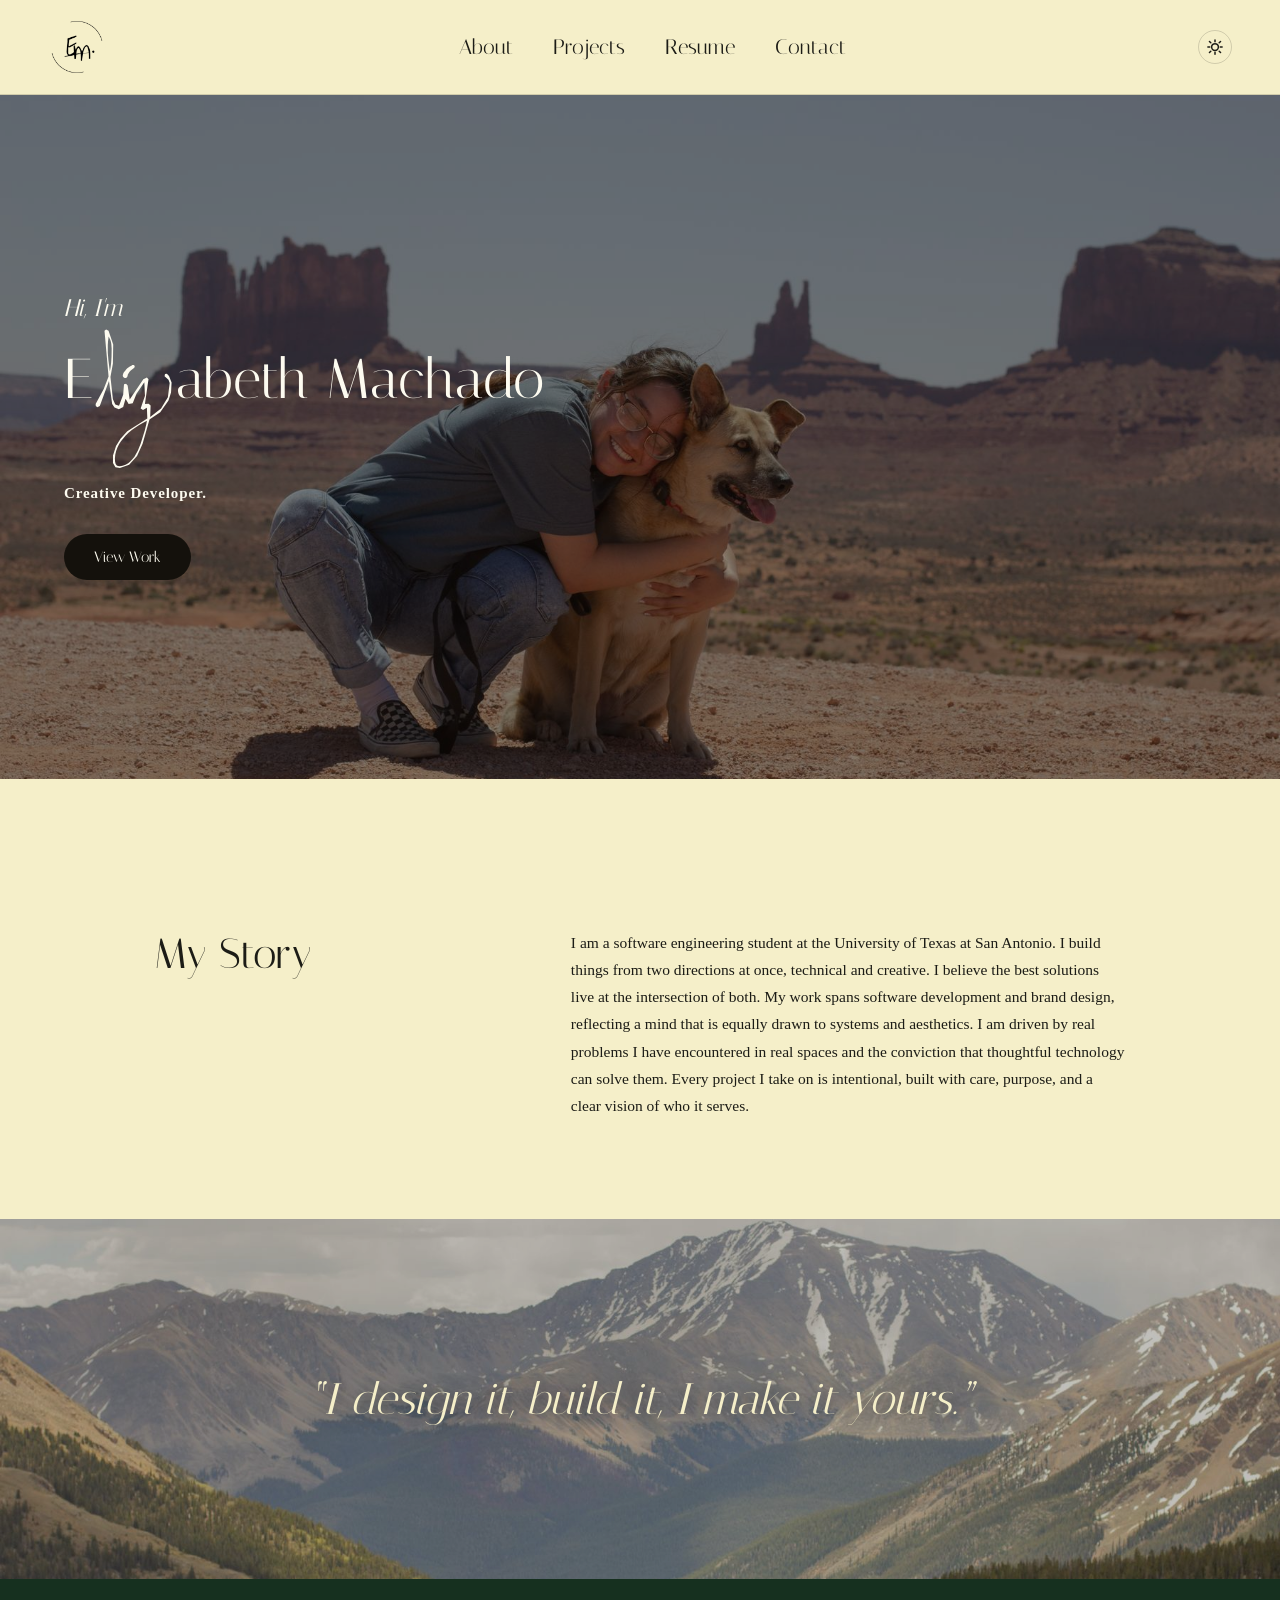
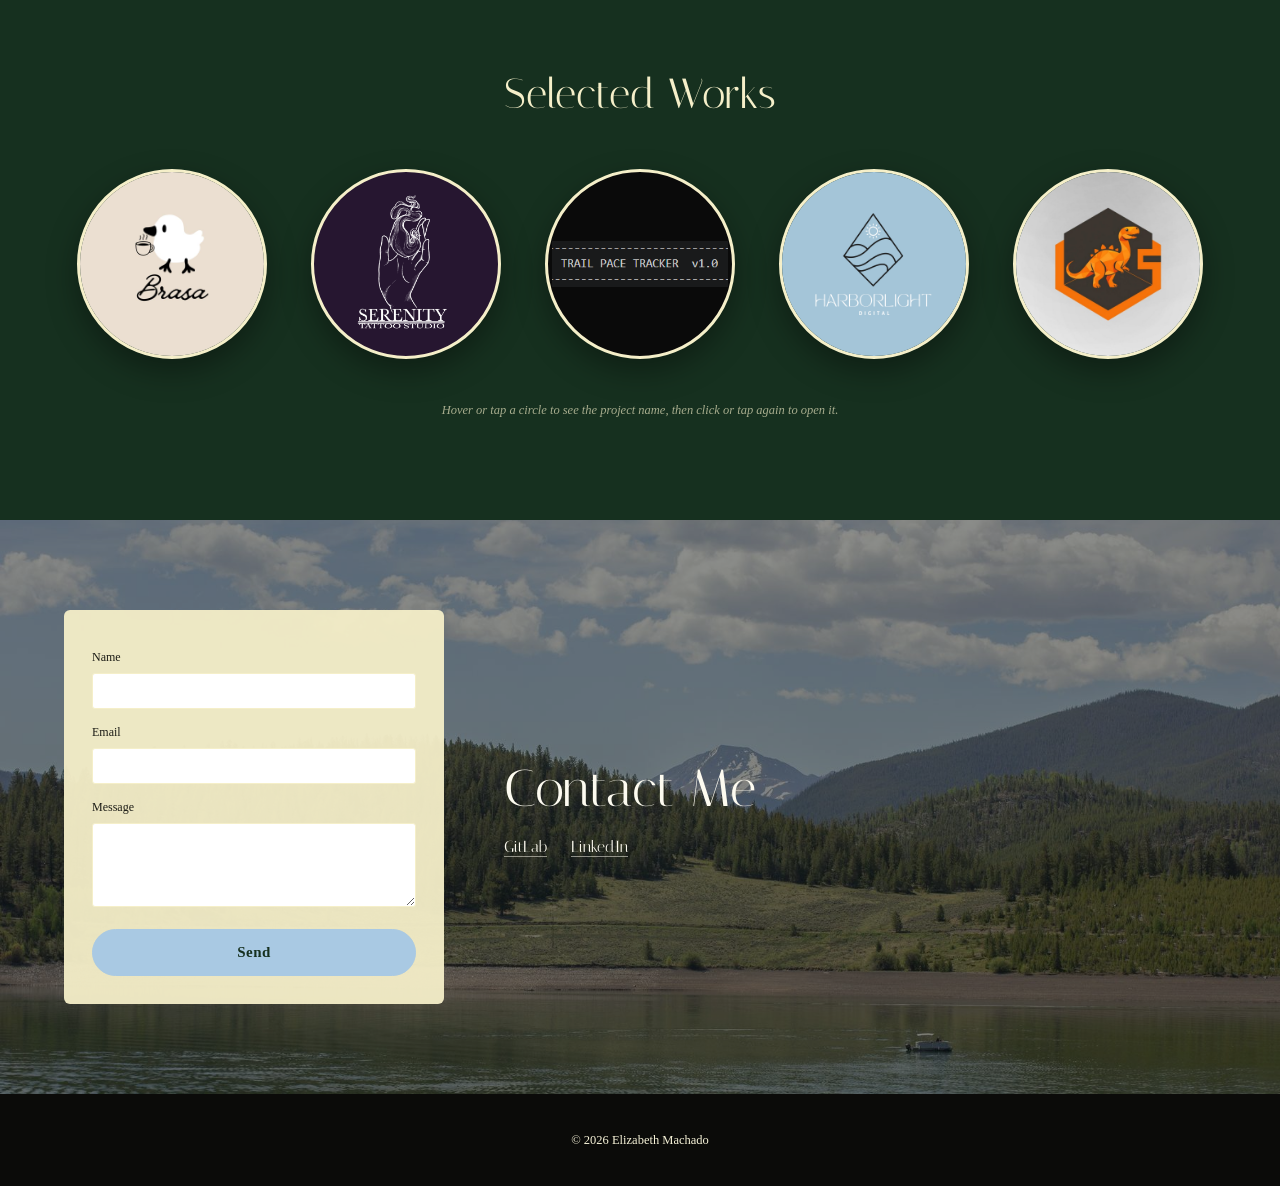
<file: index.html>
<!doctype html>
<html lang="en" id="top">
<head>
  <meta charset="UTF-8">
  <meta name="viewport" content="width=device-width, initial-scale=1.0">
  
  <!-- New Relic Browser Agent -->
  <script type="text/javascript">
    ;window.NREUM||(NREUM={});NREUM.init={browser_consent_mode:{enabled:false},privacy:{cookies_enabled:true},distributed_tracing:{enabled:true},performance:{capture_measures:true},ajax:{deny_list:["bam.nr-data.net"],capture_payloads:'none'}};
    ;NREUM.loader_config={accountID:"8587234",trustKey:"8587234",agentID:"1589285523",licenseKey:"NRJS-fc193b94fc8bfc5a4c1",applicationID:"1589285523"};
    ;NREUM.info={beacon:"bam.nr-data.net",errorBeacon:"bam.nr-data.net",licenseKey:"NRJS-fc193b94fc8bfc5a4c1",applicationID:"1589285523",sa:1};
    ;/*! For license information please see nr-loader-spa-1.323.0.min.js.LICENSE.txt */
    (()=>{var e={8122(e,t,r){"use strict";r.d(t,{a:()=>i});var n=r(944);function i(e,t){try{if(!e||"object"!=typeof e)return(0,n.R)(3);if(!t||"object"!=typeof t)return(0,n.R)(4);const r=Object.create(Object.getPrototypeOf(t),Object.getOwnPropertyDescriptors(t)),s=0===Object.keys(r).length?e:r;for(let a in s)if(void 0!==e[a])try{if(null===e[a]){r[a]=null;continue}Array.isArray(e[a])&&Array.isArray(t[a])?r[a]=Array.from(new Set([...e[a],...t[a]])):e[a]instanceof Map||e[a]instanceof Set||e[a]instanceof Date||e[a]instanceof RegExp?r[a]=e[a]:"object"==typeof e[a]&&null!==t[a]&&"object"==typeof t[a]?r[a]=i(e[a],t[a]):r[a]=e[a]}catch(e){r[a]||(0,n.R)(1,e)}return r}catch(e){(0,n.R)(2,e)}}},2555(e,t,r){"use strict";r.d(t,{f:()=>a});var n=r(384),i=r(8122);const s={beacon:n.NT.beacon,errorBeacon:n.NT.errorBeacon,licenseKey:void 0,applicationID:void 0,sa:void 0,queueTime:void 0,applicationTime:void 0,ttGuid:void 0,user:void 0,account:void 0,product:void 0,extra:void 0,jsAttributes:{},userAttributes:void 0,atts:void 0,transactionName:void 0,tNamePlain:void 0};function a(e){try{return!!e.licenseKey&&!!e.errorBeacon&&!!e.applicationID}catch(e){return!1}}r.d(t,["D",0,e=>(0,i.a)(e,s)])},7699(e,t,r){"use strict";var n=r(860);const i={[n.K7.logging]:!0,[n.K7.genericEvents]:!0,[n.K7.jserrors]:!0,[n.K7.ajax]:!0};r.d(t,["It",0,1e6,"KC",0,i,"qh",0,"SESSION_ERROR"])},9324(e,t,r){"use strict";r.d(t,["A",0,"@newrelic/rrweb","x",0,"1.323.0"])},981(e,t,r){"use strict";r.d(t,["R",0,{AJAX:"AjaxRequest",PA:"PageAction",UA:"UserAction",BP:"BrowserPerformance",WS:"WebSocket",SPV:"SecurityPolicyViolation",JSE:"JavaScriptError",LOG:"Log",PVE:"PageView",PVT:"PageViewTiming",SR:"SessionReplay",ST:"SessionTrace",BI:"BrowserInteraction"}])},9752(e,t,r){"use strict";const n="newrelic-iframe-",i=n+"timing-update",s=n+"api",a=n+"api-response",o=n+"vitals-update",c=n+"ajax";r.d(t,["$8",0,o,"Gi",0,a,"KU",0,c,"Pl",0,n,"cS",0,s,"cr",0,i])},6154(e,t,r){"use strict";var n=r(1863);const i="undefined"!=typeof window&&!!window.document,s="undefined"!=typeof WorkerGlobalScope&&("undefined"!=typeof self&&self instanceof WorkerGlobalScope&&self.navigator instanceof WorkerNavigator||"undefined"!=typeof globalThis&&globalThis instanceof WorkerGlobalScope&&globalThis.navigator instanceof WorkerNavigator),a=i?window:"undefined"!=typeof WorkerGlobalScope&&("undefined"!=typeof self&&self instanceof WorkerGlobalScope&&self||"undefined"!=typeof globalThis&&globalThis instanceof WorkerGlobalScope&&globalThis),o=Boolean("hidden"===a?.document?.visibilityState),c=""+a?.location,d=/iPad|iPhone|iPod/.test(a.navigator?.userAgent),u=d&&"undefined"==typeof SharedWorker,l=(()=>{const e=a.navigator?.userAgent?.match(/Firefox[/\s](\d+\.\d+)/);return Array.isArray(e)&&e.length>=2?+e[1]:0})(),f=Date.now()-(0,n.t)();r.d(t,["OF",0,d,"RI",0,i,"WN",0,f,"bv",0,s,"gm",0,a,"lR",0,l,"m",0,c,"mw",0,o,"sb",0,u,"zk",0,()=>{const e=a?.performance?.getEntriesByType?.("navigation")?.[0];if(e&&e.responseStart>0&&e.responseStart<a.performance.now())return e}])},7295(e,t,r){"use strict";r.d(t,{Xv:()=>a,gX:()=>i,iW:()=>s});var n=[];function i(e){if(!e||s(e))return!1;if(0===n.length)return!0;if("*"===n[0].hostname)return!1;for(var t=0;t<n.length;t++){var r=n[t];if(r.hostname.test(e.hostname)&&r.pathname.test(e.pathname))return!1}return!0}function s(e){return void 0===e.hostname}function a(e){if(n=[],e&&e.length)for(var t=0;t<e.length;t++){let r=e[t];if(!r)continue;if("*"===r)return void(n=[{hostname:"*"}]);0===r.indexOf("http://")?r=r.substring(7):0===r.indexOf("https://")&&(r=r.substring(8));const i=r.indexOf("/");let s,a;i>0?(s=r.substring(0,i),a=r.substring(i)):(s=r,a="*");let[c]=s.split(":");n.push({hostname:o(c),pathname:o(a,!0)})}}function o(e,t=!1){const r=e.replace(/[.+?^${}()|[\]\\]/g,e=>"\\"+e).replace(/\*/g,".*?");return new RegExp((t?"^":"")+r+"$")}},3241(e,t,r){"use strict";r.d(t,{W:()=>i});var n=r(6154);function i(e={}){try{n.gm.dispatchEvent(new CustomEvent("newrelic",{detail:e}))}catch(e){}}},1687(e,t,r){"use strict";r.d(t,{Ak:()=>o,Ze:()=>d,x3:()=>c});var n=r(3241),i=r(3606),s=r(860),a=r(2646);function o(e,t){if(!e)return;const r={staged:!1,priority:s.P3[t]||0};e.runtime.drainRegistry.get(t)||e.runtime.drainRegistry.set(t,r)}function c(e,t){if(!e)return;const r=e.runtime.drainRegistry;r&&(r.get(t)&&r.delete(t),l(e,t,!1),r.size&&u(e))}function d(e,t="feature",r=!1){if(e){if(!e.runtime.drainRegistry.get(t)||r)return l(e,t);e.runtime.drainRegistry.get(t).staged=!0,u(e)}}function u(e){if(!e)return;const t=Array.from(e.runtime.drainRegistry);t.every(([e,t])=>t.staged)&&(t.sort((e,t)=>e[1].priority-t[1].priority),t.forEach(([t])=>{e.runtime.drainRegistry.delete(t),l(e,t)}))}function l(e,t,r=!0){if(!e)return;const s=e.ee,o=i.i.handlers;if(s&&!s.aborted&&s.backlog&&o){if((0,n.W)({type:"lifecycle",name:"drain",feature:t}),r){const e=s.backlog[t],r=o[t];if(r){for(let t=0;e&&t<e.length;++t)f(e[t],r);Object.entries(r).forEach(([e,t])=>{Object.values(t||{}).forEach(t=>{t[0]?.on&&t[0].context()instanceof a.y&&!t[0].listeners(e).includes(t[1])&&t[0].on(e,t[1])})})}}s.isolatedBacklog||delete o[t],s.backlog[t]=null,s.emit("drain-"+t,[])}}function f(e,t){var r=e[1];Object.values(t[r]||{}).forEach(t=>{var r=e[0];if(t[0]===r){var n=t[1],i=e[3],s=e[2];n.apply(i,s)}})}},7836(e,t,r){"use strict";var n=r(384),i=r(8990),s=r(2646),a=r(5607);const o="nr@context:".concat(a.W),c=function e(t,r){var n={},a={},u={},l=!1;try{l=16===r.length&&d.initializedAgents?.[r]?.runtime.isolatedBacklog}catch(e){}var f={on:p,addEventListener:p,removeEventListener:function(e,t){var r=n[e];if(!r)return;for(var i=0;i<r.length;i++)r[i]===t&&r.splice(i,1)},emit:function(e,r,n,i,s){!1!==s&&(s=!0);if(c.aborted&&!i)return;t&&s&&t.emit(e,r,n);var o=h(n);g(e).forEach(e=>{e.apply(o,r)});var d=v()[a[e]];d&&d.push([f,e,r,o]);return o},get:m,listeners:g,context:h,buffer:function(e,t){const r=v();if(t=t||"feature",f.aborted)return;Object.entries(e||{}).forEach(([e,n])=>{a[n]=t,t in r||(r[t]=[])})},abort:function(){f._aborted=!0,Object.keys(f.backlog).forEach(e=>{delete f.backlog[e]})},isBuffering:function(e){return!!v()[a[e]]},debugId:r,backlog:l?{}:t&&"object"==typeof t.backlog?t.backlog:{},isolatedBacklog:l};return Object.defineProperty(f,"aborted",{get:()=>{let e=f._aborted||!1;return e||(t&&(e=t.aborted),e)}}),f;function h(e){return e&&e instanceof s.y?e:e?(0,i.I)(e,o,()=>new s.y(o)):new s.y(o)}function p(e,t){n[e]=g(e).concat(t)}function g(e){return n[e]||[]}function m(t){return u[t]=u[t]||e(f,t)}function v(){return f.backlog}}(void 0,"globalEE"),d=(0,n.Zm)();d.ee||(d.ee=c),r.d(t,["P",0,o,"ee",0,c])},2646(e,t,r){"use strict";r.d(t,{y:()=>n});class n{constructor(e){this.contextId=e}}},9908(e,t,r){"use strict";r.d(t,{d:()=>n,p:()=>i});var n=r(7836).ee.get("handle");function i(e,t,r,i,s){s?(s.buffer([e],i),s.emit(e,t,r)):(n.buffer([e],i),n.emit(e,t,r))}},3606(e,t,r){"use strict";r.d(t,{i:()=>s});var n=r(9908);s.on=a;var i=s.handlers={};function s(e,t,r,s){a(s||n.d,i,e,t,r)}function a(e,t,r,i,s){s||(s="feature"),e||(e=n.d);var a=t[s]=t[s]||{};(a[r]=a[r]||[]).push([e,i])}},3878(e,t,r){"use strict";function n(e,t){return{capture:e,passive:!1,signal:t}}function i(e,t,r=!1,i){window.addEventListener(e,t,n(r,i))}function s(e,t,r=!1,i){document.addEventListener(e,t,n(r,i))}r.d(t,{DD:()=>s,jT:()=>n,sp:()=>i})},5607(e,t,r){"use strict";const n=(0,r(9566).bz)();r.d(t,["W",0,n])},9566(e,t,r){"use strict";r.d(t,{LA:()=>a,ZF:()=>o,bz:()=>s,el:()=>c});var n=r(6154);function i(e,t){return e?15&e[t]:16*Math.random()|0}function s(){const e=n.gm?.crypto||n.gm?.msCrypto;let t,r=0;return e&&e.getRandomValues&&(t=e.getRandomValues(new Uint8Array(30))),"xxxxxxxx-xxxx-4xxx-yxxx-xxxxxxxxxxxx".split("").map(e=>"x"===e?i(t,r++).toString(16):"y"===e?(3&i()|8).toString(16):e).join("")}function a(e){const t=n.gm?.crypto||n.gm?.msCrypto;let r,s=0;t&&t.getRandomValues&&(r=t.getRandomValues(new Uint8Array(e)));const a=[];for(var o=0;o<e;o++)a.push(i(r,s++).toString(16));return a.join("")}function o(){return a(16)}function c(){return a(32)}},2614(e,t,r){"use strict";r.d(t,["BB",0,18e5,"Wt",0,"NRBA_SESSION::","g",0,{OFF:0,FULL:1,ERROR:2},"iL",0,{SAME_TAB:"same-tab",CROSS_TAB:"cross-tab"},"tS",0,{STARTED:"session-started",PAUSE:"session-pause",RESET:"session-reset",RESUME:"session-resume",UPDATE:"session-update"},"wk",0,144e5])},733(e,t,r){"use strict";function n(e,t){return function(e){let t=2166136261;for(let r=0;r<e.length;r++)t^=e.charCodeAt(r),t=Math.imul(t,16777619);return(t>>>0).toString(16).padStart(8,"0")}("".concat(String(e),":").concat(String(t)))}r.d(t,{Y:()=>n})},1863(e,t,r){"use strict";function n(){return Math.floor(performance.now())}r.d(t,{t:()=>n})},9119(e,t,r){"use strict";r.d(t,{L:()=>s});var n=/([^?#]*)[^#]*(#[^?]*|$).*/,i=/([^?#]*)().*/;function s(e,t){return e?e.replace(t?n:i,"$1$2"):e}},7485(e,t,r){"use strict";r.d(t,{D:()=>i});var n=r(6154);function i(e){if(0===(e||"").indexOf("data:"))return{protocol:"data"};try{const t=new URL(e,location.href),r={port:t.port,hostname:t.hostname,pathname:t.pathname,search:t.search,protocol:t.protocol.slice(0,t.protocol.indexOf(":")),sameOrigin:t.protocol===n.gm?.location?.protocol&&t.host===n.gm?.location?.host};return r.port&&""!==r.port||("http:"===t.protocol&&(r.port="80"),"https:"===t.protocol&&(r.port="443")),r.pathname&&""!==r.pathname?r.pathname.startsWith("/")||(r.pathname="/".concat(r.pathname)):r.pathname="/",r}catch(e){return{}}}},7866(e,t,r){"use strict";r.d(t,["Nc",0,/^\s*at Function code \(Function code:\d+:\d+\)\s*/i,"cn",0,/^\s*(?:([^@]*)(?:\(.*?\))?@)?((?:file|http|https|chrome|safari-extension).*?):(\d+)(?::(\d+))?\s*$/i,"fL",0,/^\s*at .+ \(eval at \S+ \((?:(?:file|http|https):[^)]+)?\)(?:, [^:]*:\d+:\d+)?\)$/i,"h3",0,/function (.+?)\s*\(/,"hB",0,/^\s*at (?:((?:\[object object\])?(?:[^(]*\([^)]*\))*[^()]*(?: \[as \S+\])?) )?\(?((?:file|http|https|chrome-extension):.*?)?:(\d+)(?::(\d+))?\)?\s*$/i])},944(e,t,r){"use strict";r.d(t,{R:()=>i});var n=r(3241);function i(e,t){"function"==typeof console.debug&&(console.debug("New Relic Warning: https://github.com/newrelic/newrelic-browser-agent/blob/main/docs/warning-codes.md#".concat(e),t),(0,n.W)({drained:null,type:"data",name:"warn",feature:"warn",data:{code:e,secondary:t}}))}},8990(e,t,r){"use strict";r.d(t,{I:()=>i});var n=Object.prototype.hasOwnProperty;function i(e,t,r){if(n.call(e,t))return e[t];var i=r();if(Object.defineProperty&&Object.keys)try{return Object.defineProperty(e,t,{value:i,writable:!0,enumerable:!1}),i}catch(e){}return e[t]=i,i}},6389(e,t,r){"use strict";function n(e,t=500,r={}){const n=r?.leading||!1;let i;return(...r)=>{n&&void 0===i&&(e.apply(this,r),i=setTimeout(()=>{i=clearTimeout(i)},t)),n||(clearTimeout(i),i=setTimeout(()=>{e.apply(this,r)},t))}}function i(e){let t=!1;return(...r)=>{t||(t=!0,e.apply(this,r))}}r.d(t,{J:()=>i,s:()=>n})},1910(e,t,r){"use strict";r.d(t,{i:()=>s});var n=r(944);const i=new Map;function s(...e){return e.every(e=>{if(i.has(e))return i.get(e);const t="function"==typeof e?e.toString():"",r=t.includes("[native code]"),s=t.includes("nrWrapper");return r||s||(0,n.R)(64,e?.name||t),i.set(e,r),r})}},3304(e,t,r){"use strict";r.d(t,{A:()=>i});var n=r(7836);function i(e){try{return JSON.stringify(e,(()=>{const e=new WeakSet;return(t,r)=>{if("object"==typeof r&&null!==r){if(e.has(r))return;e.add(r)}return r}})())??""}catch(e){try{n.ee.emit("internal-error",[e])}catch(e){}return""}}},9232(e,t,r){"use strict";r.d(t,["f",0,{MFE:"MFE",BA:"BA"}])},7560(e,t,r){"use strict";r.d(t,{N:()=>a,j:()=>c});var n=r(9119),i=r(944);const s=(0,r(6389).J)(e=>(0,i.R)(80,e));function a(e){if(!Array.isArray(e?.assets)||!e.assets.length)return;const t=e.assets.map(o).filter(Boolean);return t.length?{assets:t,scripts:t.filter(e=>e.isScript)}:void 0}function o(e){if(!e||"object"!=typeof e)return;const{matcher:t,type:r}=e;let i="string"==typeof t&&t.endsWith(".js");return void 0!==r&&(!function(e){return"script"===e||"asset"===e}(r)?s(r):i=function(e){return"script"===e}(r)),a=t,"[object RegExp]"===Object.prototype.toString.call(a)?{pattern:t,test:e=>(t.lastIndex=0,t.test((0,n.L)(e))),isScript:i}:"string"==typeof t&&t.length>0?{pattern:t,test:e=>(0,n.L)(e).includes(t),isScript:i}:void s(t);var a}function c(e,t,{scriptsOnly:r=!1}={}){if(!e||!t)return!1;return(r?e.scripts:e.assets).some(e=>e.test(t))}},5718(e,t,r){"use strict";r.d(t,{xo:()=>T,AZ:()=>v,cI:()=>g,Qr:()=>A,QL:()=>y});var n=r(6154),i=r(1863),s=r(9119),a=r(7866);class o{dom=new c;performance=new c;constructor(e){this.url=e,this.claimedBy=new Set}get script(){const e=Math.max(this.dom.start,this.performance.end);return{start:e,end:Math.max(this.dom.end,this.performance.end,e)}}}class c{start=0;end=0;value=void 0}function d(e=()=>{},t){return{get:()=>void 0!==t?t:e(),set:e=>{t=e}}}let u;try{u=v(y())[0]}catch(e){u=v(e)[0]}const l=new Map;let f=[];const h=new WeakMap;function p(e){let t=h.get(e);return t||(t={weighedAssetUrls:new Set,recordManifestScriptWindow:(t,r)=>{t&&(e.scriptStart=e.scriptStart>0?Math.min(e.scriptStart,t):t),r&&(e.scriptEnd=e.scriptEnd>0?Math.max(e.scriptEnd,r):r)}},h.set(e,t)),t}function g(e){return l.get(e)}function m(e){const t=g(e);if(t)return t;const r=new o(e);if(l.set(e,r),l.size>1e3){const e=l.keys().next().value;l.delete(e)}return r}if(n.gm.MutationObserver&&n.gm.document){new MutationObserver(e=>{e.forEach(e=>{e.addedNodes.forEach(e=>{if("SCRIPT"===e.nodeName&&e.src){const t=m((0,s.L)(e.src));t.dom.start=(0,i.t)(),t.dom.value=e;const r=()=>{t.dom.end=(0,i.t)()};["load","error"].forEach(t=>e.addEventListener(t,r,{once:!0}))}})})}).observe(n.gm.document,{childList:!0,subtree:!0})}if(n.gm.PerformanceObserver?.supportedEntryTypes.includes("resource")){new PerformanceObserver(e=>{e.getEntries().forEach(e=>{if((e=>"script"===e.initiatorType||["link","fetch"].includes(e.initiatorType)&&(0,s.L)(e.name).endsWith(".js"))(e)){const t=m((0,s.L)(e.name));t.performance.start=Math.floor(e.startTime),t.performance.end=Math.floor(e.responseEnd),t.performance.value=e}if(!f.length)return;const t=[];f.forEach(({test:r,addedAt:n},s)=>{(r(e)||(0,i.t)()-n>1e4)&&t.push(s)}),f=f.filter((e,r)=>!t.includes(r))})}).observe({type:"resource",buffered:!0})}function v(e){if(!e||"string"!=typeof e)return[];const t=new Set,r=e.split("\n");for(const e of r){const r=e.match(a.cn)||e.match(a.hB)||e.match(a.fL);if(r&&r[2])t.add((0,s.L)(r[2]));else{const r=e.match(/\(([^)]+\.js):\d+:\d+\)/)||e.match(/^\s+at\s+([^\s(]+\.js):\d+:\d+/);r&&r[1]&&t.add((0,s.L)(r[1]))}}return[...t]}function y(){let e;try{const t=Error.stackTraceLimit;Error.stackTraceLimit=50,e=(new Error).stack,Error.stackTraceLimit=t}catch(t){e=(new Error).stack}return e}function b(e,t){return(0,s.L)(e.name)===t}function E(e,t){e.fetchStart=Math.floor(t.startTime),e.fetchEnd=Math.floor(t.responseEnd),e.asset=t.name,e.type=t.initiatorType,w(e,t)}function w(e,t){const r=(0,s.L)(t.name),{weighedAssetUrls:n}=p(e);n.has(r)||(n.add(r),e.totalWeight=(e.totalWeight||0)+(t.transferSize||0),"blocking"===t.renderBlockingStatus?e.renderBlocking=!0:"non-blocking"===t.renderBlockingStatus&&!0!==e.renderBlocking&&(e.renderBlocking=!1))}function R(e,t,r,n,i){if(w(e,t),"scripts"!==i&&"all"!==i)return;if("all"===i||r.isScript){const r=Math.floor(t.startTime),n=Math.floor(t.responseEnd);e.fetchStart=e.fetchStart>0?Math.min(e.fetchStart,r):r,e.fetchEnd=e.fetchEnd>0?Math.max(e.fetchEnd,n):n}if(r.isScript){const r=g((0,s.L)(t.name));if(r){const t=()=>{const{start:t,end:n}=r.script;p(e).recordManifestScriptWindow(t,n)};t(),!r.dom.end&&r.dom.value&&["load","error"].forEach(e=>r.dom.value.addEventListener(e,t,{once:!0}))}n.resolved||(e.asset=t.name,e.type=t.initiatorType,n.resolved=!0)}}function T(e,t){const r=t?.manifest;if(!r||!r.assets.length)return;const s={resolved:!1},a=new Set(r.assets);(n.gm.performance?.getEntriesByType("resource")||[]).forEach(r=>{const n=[...a].find(e=>e.test(r.name));n&&(R(e,r,n,s,t.timingMethod),a.delete(n))}),a.size&&function(e,t,r,s){n.gm.PerformanceObserver?.supportedEntryTypes?.includes("resource")&&f.push({addedAt:(0,i.t)(),test:n=>{const i=[...t].find(e=>e.test(n.name));return i&&(R(e,n,i,r,s),t.delete(i)),0===t.size}})}(e,a,s,t.timingMethod)}function A(e){const t=e?.id,r={registeredAt:(0,i.t)(),reportedAt:void 0,fetchStart:0,fetchEnd:0,scriptStart:0,scriptEnd:0,asset:void 0,type:"unknown",totalWeight:0,renderBlocking:void 0},a=y();if(!a)return r;const o=n.gm.performance?.getEntriesByType("navigation")?.[0]?.name||"";try{const e=v(a),c=(e.length>1?e.filter(e=>u!==e):e)[0];if(!c)return r;if(o.includes(c))return r.asset=(0,s.L)(o),r.type="inline",r;r.correlation=g(c);const l=r.correlation?.performance.value||n.gm.performance?.getEntriesByType("resource")?.find(e=>b(e,c));if(l)E(r,l);else{(function(e){if(!e||!n.gm.document)return!1;try{const t=n.gm.document.querySelectorAll('link[rel="preload"][as="script"]');for(const r of t)if((0,s.L)(r.href)===e)return!0}catch(e){}return!1})(c)&&(r.asset=c,r.type="preload"),function(e,t){n.gm.PerformanceObserver?.supportedEntryTypes?.includes("resource")&&f.push({addedAt:(0,i.t)(),test:r=>!!b(r,t)&&(E(e,r),!0)})}(r,c)}const h=r.correlation,m=!!t&&!!h?.claimedBy.has(t);h&&t&&h.claimedBy.add(t);const y=()=>{const e=h?.script.start;if(!m||!e)return!1;return r.registeredAt-e>1e4};let w=0,R=0;p(r).recordManifestScriptWindow=(e,t)=>{e&&(w=w>0?Math.min(w,e):e),t&&(R=R>0?Math.max(R,t):t)},Object.defineProperty(r,"scriptStart",d(()=>{const e=y()?r.registeredAt:h?.script.start??r.fetchEnd;return w>0?Math.min(e,w):e})),Object.defineProperty(r,"scriptEnd",d(()=>{const e=y()?r.registeredAt:h?.script.end??r.registeredAt;return R>0?Math.max(e,R):e}))}catch(e){}return r}},5732(e,t,r){"use strict";r.d(t,{$5:()=>m,B5:()=>g,K6:()=>u,M$:()=>o,Ms:()=>d,NG:()=>c,Ux:()=>h,YA:()=>p,yx:()=>l});var n=r(5718),i=r(7560),s=r(9119),a=r(9232);function o(e){return e?.type===a.f.MFE}function c(e,t){if(!y(e,t))return;const r=t.runtime.registeredEntities;return r?.find(t=>t.metadata.target.iframeInterfaceId===e)}function d(e,t){if(!y(e,t))return[];const r=t.runtime.registeredEntities;return r?.filter(t=>String(t.metadata.target.id)===String(e)).map(e=>e.metadata.target)||[]}function u(e,t){if(!y(e,t))return[];const r=t.runtime.registeredEntities,n=(0,s.L)(e),a=r?.filter(t=>{const r=t.metadata.target?.manifest;return r?(0,i.j)(r,e,{scriptsOnly:!1}):!!t.metadata.timings?.asset&&(0,s.L)(t.metadata.timings.asset)===n});return f(a).map(e=>e.metadata.target)}function l(e,t){if(!y(e,t))return[];const r=t.runtime.registeredEntities,n=r?.filter(t=>{const r=t.metadata.target?.manifest;return r?(0,i.j)(r,e,{scriptsOnly:!0}):!!t.metadata.timings?.asset?.endsWith(e)});return f(n).map(e=>e.metadata.target)}function f(e){if(!e?.length)return e||[];const t=new Map,r=[];for(const n of e){const e=n.metadata?.timings?.asset;if(!e){r.push(n);continue}const i="".concat(e,"::").concat(n.metadata?.target?.id),s=t.get(i);if(s){if(s.metadata.target?.blocked&&!n.metadata.target?.blocked){const e=r.indexOf(s);-1!==e&&(r[e]=n),t.set(i,n)}}else t.set(i,n),r.push(n)}return r}function h(e,t){return v(t)?o(e)?e.attributes:t.agentRef.runtime.v2Target.attributes:{}}function p(e,t){return g(e,t)?{"child.id":e.id,"child.type":e.type,...h(void 0,t)}:{}}function g(e,t){return o(e)&&!!v(t)&&t.agentRef.init.api.register.duplicate_data_to_container}function m(e){if(!e?.runtime)return[];if(!y(!0,e)||!e.runtime.registeredEntities?.length)return[e.runtime.v2Target];const t=[];try{var r=(0,n.AZ)((0,n.QL)());let i=r.length-1;for(;r[i];)t.push(...l(r[i--],e))}catch(e){}const i=function(e){const t=new Set,r=[];for(const n of e){const e=n?.instance;t.has(e)||(t.add(e),r.push(n))}return r}(t);return i.length||i.push(e.runtime.v2Target),i}function v(e){return 2===e?.harvestEndpointVersion}function y(e,t){return!!e&&!!t?.init.api.register.enabled}},5289(e,t,r){"use strict";r.d(t,{GG:()=>a,Qr:()=>c,sB:()=>o});var n=r(3878),i=r(6389);function s(){return"undefined"==typeof document||"complete"===document.readyState}function a(e,t){if(s())return e();const r=(0,i.J)(e),a=setInterval(()=>{s()&&(clearInterval(a),r())},500);(0,n.sp)("load",r,t)}function o(e){if(s())return e();(0,n.DD)("DOMContentLoaded",e)}function c(e){if(s())return e();(0,n.sp)("popstate",e)}},384(e,t,r){"use strict";r.d(t,{Zm:()=>c,bQ:()=>u,dV:()=>d,pV:()=>l});var n=r(6154),i=r(1863),s=r(944),a=r(1910);const o={beacon:"bam.nr-data.net",errorBeacon:"bam.nr-data.net"};function c(){return n.gm.NREUM||(n.gm.NREUM={}),void 0===n.gm.newrelic&&(n.gm.newrelic=n.gm.NREUM),n.gm.NREUM}function d(){let e=c();return e.o||(e.o={ST:n.gm.setTimeout,SI:n.gm.setImmediate||n.gm.setInterval,CT:n.gm.clearTimeout,XHR:n.gm.XMLHttpRequest,REQ:n.gm.Request,EV:n.gm.Event,PR:n.gm.Promise,MO:n.gm.MutationObserver,FETCH:n.gm.fetch,WS:n.gm.WebSocket},(0,a.i)(...Object.values(e.o))),e}function u(e,t){let r=c();r.initializedAgents??={},t.initializedAt={ms:(0,i.t)(),date:new Date},r.initializedAgents[e]=t,2===Object.keys(r.initializedAgents).length&&(0,s.R)(69)}function l(){return function(){let e=c();const t=e.info||{};e.info={beacon:o.beacon,errorBeacon:o.errorBeacon,...t}}(),function(){let e=c();const t=e.init||{};e.init={...t}}(),d(),function(){let e=c();const t=e.loader_config||{};e.loader_config={...t}}(),c()}r.d(t,["NT",0,o])},2843(e,t,r){"use strict";r.d(t,{G:()=>s,u:()=>i});var n=r(3878);function i(e,t=!1,r,i){(0,n.DD)("visibilitychange",function(){if(t)return void("hidden"===document.visibilityState&&e());e(document.visibilityState)},r,i)}function s(e,t,r){(0,n.sp)("pagehide",e,t,r)}},8139(e,t,r){"use strict";r.d(t,{u:()=>f});var n=r(7836),i=r(3434),s=r(8990),a=r(6154);const o={},c=a.gm.XMLHttpRequest,d="addEventListener",u="removeEventListener",l="nr@wrapped:".concat(n.P);function f(e,t){var r=function(e){return(e||n.ee).get("events")}(e);if(o[r.debugId]++)return r;o[r.debugId]=1;var f=(0,i.YM)(r,!0,t);function p(e){f.inPlace(e,[d,u],"-",g)}function g(e,t){return e[1]}return"getPrototypeOf"in Object&&(a.RI&&h(document,p),c&&h(c.prototype,p),h(a.gm,p)),r.on(d+"-start",function(e,t){var r=e[1];if(null!==r&&("function"==typeof r||"object"==typeof r)&&"newrelic"!==e[0]){var n=(0,s.I)(r,l,function(){var e={object:function(){if("function"!=typeof r.handleEvent)return;return r.handleEvent.apply(r,arguments)},function:r}[typeof r];return e?f(e,"fn-",null,e.name||"anonymous"):r});this.wrapped=e[1]=n}}),r.on(u+"-start",function(e){e[1]=this.wrapped||e[1]}),r}function h(e,t,...r){let n=e;for(;"object"==typeof n&&!Object.prototype.hasOwnProperty.call(n,d);)n=Object.getPrototypeOf(n);n&&t(n,...r)}},3434(e,t,r){"use strict";r.d(t,{YM:()=>d});var n=r(7836),i=r(5607),s=r(5732);const a="nr@original:".concat(i.W);var o=Object.prototype.hasOwnProperty,c=!1;function d(e,t,r){return e||(e=n.ee),i.inPlace=function(e,t,r,n,s,a){r||(r="");const o="-"===r.charAt(0);for(let c=0;c<t.length;c++){const d=t[c],u=e[d];l(u)||(e[d]=i(u,o?d+r:r,n,d,s,a))}},i.flag=a,i;function i(t,n,i,c,f,h){return l(t)?t:(n||(n=""),nrWrapper[a]=t,function(e,t,r){if(Object.defineProperty&&Object.keys)try{return Object.keys(e).forEach(function(r){Object.defineProperty(t,r,{get:function(){return e[r]},set:function(t){return e[r]=t,t}})}),t}catch(e){u([e],r)}for(var n in e)o.call(e,n)&&(t[n]=e[n])}(t,nrWrapper,e),nrWrapper);function nrWrapper(){var a,o,l,p;let g,m;try{o=this,a=[...arguments],m=h?(0,s.$5)(r):[r?.runtime?.v2Target],l="function"==typeof i?i(a,o):i||{}}catch(t){u([t,"",[a,o,c],l],e)}d(n+"start",[a,o,c,m],l,f);const v=performance.now();let y;try{return p=t.apply(o,a),y=performance.now(),p}catch(e){throw y=performance.now(),d(n+"err",[a,o,e,m],l,f),g=e,g}finally{const e=y-v,t={start:v,end:y,duration:e,isLongTask:e>=50,methodName:c,thrownError:g};t.isLongTask&&d("long-task",[t,o,m],l,f),d(n+"end",[a,o,p,m],l,f)}}}function d(r,n,i,s){if(!c||t){var a=c;c=!0;try{e.emit(r,n,i,t,s)}catch(t){u([t,r,n,i],e)}c=a}}}function u(e,t){t||(t=n.ee);try{t.emit("internal-error",e)}catch(e){}}function l(e){return!(e&&"function"==typeof e&&e.apply&&!e[a])}r.d(t,["Jt",0,a])},9300(e,t,r){"use strict";const n=r(860).K7.ajax;r.d(t,["TZ",0,n,"f5",0,"ajaxRequest.id","mo",0,{NONE:"none",FAILURES:"failures",ALL:"all"}])},3333(e,t,r){"use strict";var n=r(981);const i=r(860).K7.genericEvents,s=[n.R.PA,n.R.UA,n.R.BP];r.d(t,["$v",0,{RESOURCES:"experimental.resources",REGISTER:"register"},"TZ",0,i,"Zp",0,["auxclick","click","copy","keydown","paste","scrollend"],"kd",0,s,"qN",0,["focus","blur"]])},6774(e,t,r){"use strict";const n=r(860).K7.jserrors;r.d(t,["T",0,n])},993(e,t,r){"use strict";const n=r(860).K7.logging;r.d(t,["A$",0,{OFF:0,ERROR:1,WARN:2,INFO:3,DEBUG:4,TRACE:5},"TZ",0,n,"p_",0,{ERROR:"ERROR",WARN:"WARN",INFO:"INFO",DEBUG:"DEBUG",TRACE:"TRACE"}])},3785(e,t,r){"use strict";r.d(t,{R:()=>c,b:()=>d});var n=r(9908),i=r(1863),s=r(860),a=r(3969),o=r(993);function c(e,t,r={},c=o.p_.INFO,d=!0,u,l=(0,i.t)()){(0,n.p)(a.xV,["API/logging/".concat(c.toLowerCase(),"/called")],void 0,s.K7.metrics,e),(0,n.p)("log",[l,t,r,c,d,u],void 0,s.K7.logging,e)}function d(e){return"string"==typeof e&&Object.values(o.p_).some(t=>t===e.toUpperCase().trim())}},3969(e,t,r){"use strict";const n=r(860).K7.metrics;r.d(t,["TZ",0,n,"XG",0,"storeEventMetrics","xV",0,"storeSupportabilityMetrics"])},6630(e,t,r){"use strict";const n=r(860).K7.pageViewEvent;r.d(t,["T",0,n])},782(e,t,r){"use strict";const n=r(860).K7.pageViewTiming;r.d(t,["T",0,n])},6344(e,t,r){"use strict";var n=r(2614);const i=r(860).K7.sessionReplay,s={[n.g.ERROR]:15e3,[n.g.FULL]:3e5,[n.g.OFF]:0};r.d(t,["Qb",0,{API:"api",RESUME:"resume",SWITCH_TO_FULL:"switchToFull",INITIALIZE:"initialize",PRELOAD:"preload"},"TZ",0,i,"Vh",0,"errorDuringReplay","_s",0,{DomContentLoaded:0,Load:1,FullSnapshot:2,IncrementalSnapshot:3,Meta:4,Custom:5},"bc",0,{RESET:{message:"Session was reset",sm:"Reset"},IMPORT:{message:"Recorder failed to import",sm:"Import"},TOO_MANY:{message:"429: Too Many Requests",sm:"Too-Many"},TOO_BIG:{message:"Payload was too large",sm:"Too-Big"},CROSS_TAB:{message:"Session Entity was set to OFF on another tab",sm:"Cross-Tab"},ENTITLEMENTS:{message:"Session Replay is not allowed and will not be started",sm:"Entitlement"}},"yP",0,s])},5270(e,t,r){"use strict";r.d(t,{Aw:()=>a,SR:()=>s,rF:()=>o});var n=r(384),i=r(7767);function s(e){return!!(0,n.dV)().o.MO&&(0,i.V)(e)&&!0===e?.session_trace.enabled}function a(e){return!0===e?.session_replay.preload&&s(e)}function o(e,t){try{if("string"==typeof t?.type&&"password"===t.type.toLowerCase())return"*".repeat(e?.length||0);if(void 0!==t?.dataset?.nrUnmask||t?.classList?.contains("nr-unmask"))return e}catch(e){}return"string"==typeof e?e.replace(/[\S]/g,"*"):"*".repeat(e?.length||0)}},3738(e,t,r){"use strict";const n=r(860).K7.sessionTrace,i="-start",s="-end",a="fn"+i,o="fn"+s;r.d(t,["He",0,"bstResource","Kp",0,s,"Lc",0,o,"Rz",0,"pushState","TZ",0,n,"bD",0,"resource","bc",0,{CROSS_TAB:{message:"Session Entity was set to OFF on another tab"},ENTITLEMENTS:{message:"Session Trace is not allowed and will not be started"},RESET:{message:"Session was reset"},SESSION_CHANGED:{message:"Session identifier changed unexpectedly"}},"d3",0,i,"uP",0,a])},3962(e,t,r){"use strict";const n=r(860).K7.softNav;r.d(t,["O2",0,{INITIAL_PAGE_LOAD:"",ROUTE_CHANGE:1,UNSPECIFIED:2},"OV",0,"popstate","Qu",0,{INTERACTION:1,AJAX:2,CUSTOM_END:3,CUSTOM_TRACER:4},"TZ",0,n,"ih",0,{IP:"in progress",PF:"pending finish",FIN:"finished",CAN:"cancelled"},"pP",0,"initialPageLoad","tC",0,["click","keydown","submit"]])},4234(e,t,r){"use strict";r.d(t,{W:()=>i});var n=r(1687);class i{constructor(e,t){this.agentRef=e,this.ee=e?.ee,this.featureName=t,this.blocked=!1}deregisterDrain(){(0,n.x3)(this.agentRef,this.featureName)}}},7767(e,t,r){"use strict";var n=r(6154);r.d(t,["V",0,e=>n.RI&&!0===e?.privacy.cookies_enabled])},8362(e,t,r){"use strict";r.d(t,{d:()=>s});var n=r(9566),i=r(1741);class s extends i.W{agentIdentifier=(0,n.LA)(16)}},1741(e,t,r){"use strict";r.d(t,{W:()=>s});var n=r(944),i=r(4261);class s{#e(e,...t){if(this[e]!==s.prototype[e])return this[e](...t);(0,n.R)(35,e)}addPageAction(e,t){return this.#e(i.hG,e,t)}register(e){return this.#e(i.eY,e)}recordCustomEvent(e,t){return this.#e(i.fF,e,t)}setPageViewName(e,t){return this.#e(i.Fw,e,t)}setCustomAttribute(e,t,r){return this.#e(i.cD,e,t,r)}noticeError(e,t){return this.#e(i.o5,e,t)}setUserId(e,t=!1){return this.#e(i.Dl,e,t)}setApplicationVersion(e){return this.#e(i.nb,e)}setErrorHandler(e){return this.#e(i.bt,e)}addRelease(e,t){return this.#e(i.k6,e,t)}log(e,t){return this.#e("log",e,t)}start(){return this.#e("start")}finished(e){return this.#e(i.BL,e)}recordReplay(){return this.#e(i.CH)}pauseReplay(){return this.#e(i.Tb)}addToTrace(e){return this.#e(i.U2,e)}setCurrentRouteName(e){return this.#e(i.PA,e)}interaction(e){return this.#e(i.dT,e)}wrapLogger(e,t,r){return this.#e(i.Wb,e,t,r)}measure(e,t){return this.#e(i.V1,e,t)}consent(e){return this.#e(i.Pv,e)}}},4261(e,t,r){"use strict";r.d(t,["BL",0,"finished","CH",0,"recordReplay","Dl",0,"setUserId","Fw",0,"setPageViewName","PA",0,"setCurrentRouteName","Pv",0,"consent","Tb",0,"pauseReplay","U2",0,"addToTrace","V1",0,"measure","Wb",0,"wrapLogger","bt",0,"setErrorHandler","cD",0,"setCustomAttribute","dT",0,"interaction","eY",0,"register","fF",0,"recordCustomEvent","hG",0,"addPageAction","hw",0,"api-ixn-","k6",0,"addRelease","nb",0,"setApplicationVersion","o5",0,"noticeError"])},1738(e,t,r){"use strict";r.d(t,{U:()=>l,Y:()=>u});var n=r(3241),i=r(9908),s=r(1863),a=r(944),o=r(3969),c=r(8362),d=r(860);function u(e,t,r,s){const u=s||r;!u||u[e]&&u[e]!==c.d.prototype[e]||(u[e]=function(){(0,i.p)(o.xV,["API/"+e+"/called"],void 0,d.K7.metrics,r.ee),(0,n.W)({drained:!!r.runtime?.activatedFeatures,type:"data",name:"api",feature:"api-"+e,data:{}});try{return t.apply(this,arguments)}catch(e){(0,a.R)(23,e)}})}function l(e,t,r,n,a){const o=e.info;null===r?delete o.jsAttributes[t]:o.jsAttributes[t]=r,(a||null===r)&&(0,i.p)("api-"+n,[(0,s.t)(),t,r],void 0,"session",e.ee)}},8374(e,t,r){r.nc=(()=>{try{return document?.currentScript?.nonce}catch(e){}return""})()},860(e,t,r){"use strict";const n="events",i="jserrors",s="browser/blobs",a="browser/logs",o={ajax:"ajax",genericEvents:"generic_events",jserrors:i,logging:"logging",metrics:"metrics",pageAction:"page_action",pageViewEvent:"page_view_event",pageViewTiming:"page_view_timing",sessionReplay:"session_replay",sessionTrace:"session_trace",softNav:"soft_navigations"},c={[o.pageViewEvent]:1,[o.pageViewTiming]:2,[o.metrics]:3,[o.jserrors]:4,[o.softNav]:5,[o.ajax]:6,[o.sessionTrace]:7,[o.sessionReplay]:8,[o.logging]:9,[o.genericEvents]:10},d={[o.pageViewEvent]:"rum",[o.pageViewTiming]:n,[o.ajax]:n,[o.softNav]:n,[o.metrics]:i,[o.jserrors]:i,[o.sessionTrace]:s,[o.sessionReplay]:s,[o.logging]:a,[o.genericEvents]:"ins"};r.d(t,["$J",0,d,"K7",0,o,"P3",0,c,"XX",0,i,"Yy",0,a,"df",0,s,"hg",0,"connect"])}};const t={};function r(n){const i=t[n];if(void 0!==i)return i.exports;const s=t[n]={exports:{}};return e[n](s,s.exports,r),s.exports}r.m=e,r.d=(e,t)=>{if(Array.isArray(t))for(var n=0;n<t.length;){var i=t[n++],s=t[n++];r.o(e,i)?0===s&&n++:0===s?Object.defineProperty(e,i,{enumerable:!0,value:t[n++]}):Object.defineProperty(e,i,{enumerable:!0,get:s})}else for(var i in t)r.o(t,i)&&!r.o(e,i)&&Object.defineProperty(e,i,{enumerable:!0,get:t[i]})},r.f={},r.e=e=>Promise.all(Object.keys(r.f).reduce((t,n)=>(r.f[n](e,t),t),[])),r.u=e=>({212:"nr-spa-compressor",238:"nr-spa-iframe-message-handler",249:"nr-spa-recorder",478:"nr-spa"}[e]+"-1.323.0.min.js"),r.o=(e,t)=>Object.prototype.hasOwnProperty.call(e,t),(()=>{const e={},t="NRBA-1.323.0.PROD:";r.l=(n,i,s,a)=>{if(e[n])return void e[n].push(i);let o,c;if(void 0!==s){const e=document.getElementsByTagName("script");for(var d=0;d<e.length;d++){const r=e[d];if(r.getAttribute("src")==n||r.getAttribute("data-webpack")==t+s){o=r;break}}}if(!o){c=!0;var u={478:"sha512-ORjtmy+nQMgxbu0os8+oTRa5sPzbinyuWSvpZrrstVLIaHofRRlfODdH+oUmkIgeQpM+vPf3vG/4RzvCsFVh1A==",249:"sha512-o7+K6xC0z3TqynjVxpd+jgiSgqy8rrPeRcUSqt5J0Rqg5Su5CycLMYfpwiM3WBCHiNDrG5aZoXJQ6HRc335XYQ==",212:"sha512-kRvBt1IYQDBnClTEWNaE8sDFqbXXM3Vdyf972Uf4MFbJxl7u3KmdO+jdB1H4achPEoT9YtNXHswaESey6sCH0A==",238:"sha512-U5EGmyYbFVR2UMNAuZJ7fTgVVtPa5b8RPMySDwXo7z3frRdkUJ2x1VAQTLQCeBab8VlGVGRV8FiSHIn/pwN72A=="};o=document.createElement("script"),o.charset="utf-8",r.nc&&o.setAttribute("nonce",r.nc),o.setAttribute("data-webpack",t+s),o.src=n,0!==o.src.indexOf(window.location.origin+"/")&&(o.crossOrigin="anonymous"),u[a]&&(o.integrity=u[a])}e[n]=[i];const l=(t,r)=>{o.onerror=o.onload=null,clearTimeout(f);const i=e[n];if(delete e[n],o.parentNode?.removeChild(o),i?.forEach(e=>e(r)),t)return t(r)},f=setTimeout(l.bind(null,void 0,{type:"timeout",target:o}),12e4);o.onerror=l.bind(null,o.onerror),o.onload=l.bind(null,o.onload),c&&document.head.appendChild(o)}})(),r.r=e=>{Symbol.toStringTag&&Object.defineProperty(e,Symbol.toStringTag,{value:"Module"}),Object.defineProperty(e,"__esModule",{value:!0})},r.p="https://js-agent.newrelic.com/",(()=>{const e={38:0,788:0};r.f.j=(t,n)=>{let i=r.o(e,t)?e[t]:void 0;if(0!==i)if(i)n.push(i[2]);else{const s=new Promise((r,n)=>i=e[t]=[r,n]);n.push(i[2]=s);const a=r.p+r.u(t),o=new Error,c=n=>{if(r.o(e,t)&&(i=e[t],0!==i&&(e[t]=void 0),i)){const e=n&&("load"===n.type?"missing":n.type),r=n&&n.target&&n.target.src;o.message="Loading chunk "+t+" failed: ("+e+": "+r+")",o.name="ChunkLoadError",o.type=e,o.request=r,i[1](o)}};r.l(a,c,"chunk-"+t,t)}};const t=(t,n)=>{let[i,s,a]=n;var o,c,d=0;if(i.some(t=>0!==e[t])){for(o in s)r.o(s,o)&&(r.m[o]=s[o]);if(a)a(r)}for(t&&t(n);d<i.length;d++)c=i[d],r.o(e,c)&&e[c]&&e[c][0](),e[c]=0},n=self["webpackChunk:NRBA-1.323.0.PROD"]=self["webpackChunk:NRBA-1.323.0.PROD"]||[];n.forEach(t.bind(null,0)),n.push=t.bind(null,n.push.bind(n))})(),(()=>{"use strict";r(8374);var e=r(8362),t=r(860);const n=Object.values(t.K7);var i=r(384),s=r(1741);var a=r(2555),o=r(3333),c=r(9300);const d=e=>{if(!e||"string"!=typeof e)return!1;try{document.createDocumentFragment().querySelector(e)}catch{return!1}return!0};var u=r(2614),l=r(944),f=r(8122);const h="[data-nr-mask]",p=e=>(0,f.a)(e,(()=>{const e={feature_flags:[],experimental:{register:!1,resources:!1,iframe_bridge:!1,iframe_domains:[]},mask_selector:"*",block_selector:"[data-nr-block]",mask_input_options:{color:!1,date:!1,"datetime-local":!1,email:!1,month:!1,number:!1,range:!1,search:!1,tel:!1,text:!1,time:!1,url:!1,week:!1,textarea:!1,select:!1,password:!0}};return{ajax:{deny_list:void 0,block_internal:!0,enabled:!0,autoStart:!0,capture_payloads:c.mo.NONE},api:{register:{get enabled(){return e.feature_flags.includes(o.$v.REGISTER)||e.experimental.register},set enabled(t){e.experimental.register=t},duplicate_data_to_container:!1,get allow_iframe_bridge(){return e.feature_flags.includes(o.$v.IFRAME_BRIDGE)||e.experimental.iframe_bridge},set allow_iframe_bridge(t){e.experimental.iframe_bridge=t},get iframe_domains(){return e.experimental.iframe_domains},set iframe_domains(t){Array.isArray(t)?e.experimental.iframe_domains=t:(0,l.R)(1,t)}}},browser_consent_mode:{enabled:!1},distributed_tracing:{enabled:void 0,exclude_newrelic_header:void 0,cors_use_newrelic_header:void 0,cors_use_tracecontext_headers:void 0,allowed_origins:void 0},get feature_flags(){return e.feature_flags},set feature_flags(t){e.feature_flags=t},generic_events:{enabled:!0,autoStart:!0},harvest:{interval:30},jserrors:{enabled:!0,autoStart:!0},logging:{enabled:!0,autoStart:!0},metrics:{enabled:!0,autoStart:!0},obfuscate:void 0,page_action:{enabled:!0},page_view_event:{enabled:!0,autoStart:!0},page_view_timing:{enabled:!0,autoStart:!0},performance:{capture_marks:!1,capture_measures:!1,capture_detail:!0,resources:{get enabled(){return e.feature_flags.includes(o.$v.RESOURCES)||e.experimental.resources},set enabled(t){e.experimental.resources=t},asset_types:[],first_party_domains:[],ignore_newrelic:!0}},privacy:{cookies_enabled:!0},proxy:{assets:void 0,beacon:void 0},session:{expiresMs:u.wk,inactiveMs:u.BB},session_replay:{autoStart:!0,enabled:!1,preload:!1,sampling_rate:10,error_sampling_rate:100,collect_fonts:!1,inline_images:!1,fix_stylesheets:!0,mask_all_inputs:!0,get mask_text_selector(){return e.mask_selector},set mask_text_selector(t){d(t)?e.mask_selector="".concat(t,",").concat(h):""===t||null===t?e.mask_selector=h:(0,l.R)(5,t)},get block_class(){return"nr-block"},get ignore_class(){return"nr-ignore"},get mask_text_class(){return"nr-mask"},get block_selector(){return e.block_selector},set block_selector(t){d(t)?e.block_selector+=",".concat(t):""!==t&&(0,l.R)(6,t)},get mask_input_options(){return e.mask_input_options},set mask_input_options(t){t&&"object"==typeof t?e.mask_input_options={...t,password:!0}:(0,l.R)(7,t)}},session_trace:{enabled:!0,autoStart:!0},soft_navigations:{enabled:!0,autoStart:!0},ssl:void 0,user_actions:{enabled:!0,elementAttributes:["id","className","tagName","type"]},web_sockets:{enabled:!1}}})());var g=r(6154),m=r(9324);let v=0;const y={buildEnv:"PROD",distMethod:"CDN",version:m.x,originTime:g.WN},b={consented:!1},E={activatedFeatures:void 0,appMetadata:{},configured:!1,get consented(){return this.session?.state?.consent||b.consented},set consented(e){b.consented=e},customTransaction:void 0,denyList:[],disabled:!1,drainRegistry:new Map,connector:void 0,harvester:void 0,v2Target:void 0,isolatedBacklog:!1,isRecording:!1,loaderType:void 0,maxBytes:3e4,obfuscator:void 0,onerror:void 0,ptid:void 0,releaseIds:{},session:void 0,timeKeeper:void 0,registeredEntities:[],jsAttributesMetadata:{bytes:0},get harvestCount(){return++v},listeningForIframeMessages:!1};var w=r(9232);var R=r(7836),T=r(3241);const A={accountID:void 0,trustKey:void 0,agentID:void 0,licenseKey:void 0,applicationID:void 0,xpid:void 0};var S=r(9908),x=r(9752);function O(e,t={},n,o){let{init:c,info:d,loader_config:u,runtime:l={},exposed:h=!0}=t;if(!d){const e=(0,i.pV)();c=e.init,d=e.info,u=e.loader_config}var m;e.init=p(c||{}),e.loader_config=(m=u||{},(0,f.a)(m,A)),d.jsAttributes??={},g.bv&&(d.jsAttributes.isWorker=!0),e.info=(0,a.D)(d);const v=e.init;e.runtime??=(e=>{const t=(0,f.a)(e,E),r=Object.keys(y).reduce((e,t)=>(e[t]={value:y[t],writable:!1,configurable:!0,enumerable:!0},e),{});return Object.defineProperties(t,r)})(l),e.runtime.v2Target??={type:w.f.BA,instance:e.agentIdentifier,get id(){return e.runtime.appMetadata?.agents?.[0]?.entityGuid},get attributes(){return{"entity.guid":this.id,appId:e.info.applicationID}}},v.proxy.assets&&(e=>{const t=e.startsWith("http");e+="/",r.p=t?e:"https://"+e})(v.proxy.assets),e.runtime.configured||(Object.defineProperty(e,"beacons",{get:()=>[e.info.beacon,e.info.errorBeacon,e.init.proxy.assets,e.init.proxy.beacon].filter(Boolean)}),Object.defineProperty(e.runtime,"denyList",{get:()=>[...e.init.ajax.deny_list||[],...e.init.ajax.block_internal?e.beacons:[]]}),e.runtime.ptid=e.agentIdentifier,function(e){const t=(0,i.pV)();Object.getOwnPropertyNames(s.W.prototype).forEach(r=>{const n=s.W.prototype[r];if("function"!=typeof n||"constructor"===n)return;let i=t[r];e[r]&&!1!==e.exposed&&"micro-agent"!==e.runtime?.loaderType&&(t[r]=(...t)=>{const n=e[r](...t);return i?i(...t):n})})}(e),e.runtime.loaderType=n,e.ee=R.ee.get(e.agentIdentifier),e.exposed=h,(0,T.W)({drained:!!e.runtime.activatedFeatures,type:"lifecycle",name:"initialize",feature:void 0,data:e.config}),e.init.api.register.allow_iframe_bridge&&g.gm.addEventListener("message",t=>{"string"==typeof t.data?.type&&t.data.type.startsWith(x.Pl)&&(0,S.p)("iframe-message",[t],void 0,"IFRAME",e.ee)}),e.runtime.configured=!0)}var _=r(1863),k=r(4261),N=r(1738);var L=r(1687),M=r(4234),P=r(5289),I=r(5270),j=r(7767),C=r(6389),D=r(7699);const B=new WeakSet,H=new WeakMap;class W extends M.W{constructor(e,t){super(e,t),this.abortHandler=void 0,this.featAggregate=void 0,this.loadedSuccessfully=void 0,this.onAggregateImported=new Promise(e=>{this.loadedSuccessfully=e}),this.deferred=Promise.resolve(),!1===e.init[this.featureName].autoStart?this.deferred=new Promise((t,r)=>{this.ee.on("manual-start-all",(0,C.J)(()=>{(0,L.Ak)(e,this.featureName),t()}))}):(0,L.Ak)(e,t)}importAggregator(e,t,n={}){if(this.featAggregate)return;const i=async()=>{if(await this.deferred,this.#t(e),!(0,a.f)(e.info))return(0,l.R)(43),e.ee.abort(),void this.loadedSuccessfully(!1);try{await async function(e,t,n){if(H.has(e))return H.get(e);const i=(async()=>{if((0,j.V)(e.init))try{const{setupAgentSession:t}=await r.e(478).then(r.bind(r,8766));t(e)}catch(e){(0,l.R)(20,e),t.emit("internal-error",[e]),(0,S.p)(D.qh,[e],void 0,n,t)}if(e.init.api.register.allow_iframe_bridge)try{const{setupIframeMFEMessageListener:t}=await r.e(238).then(r.bind(r,6417));t(e)}catch(e){(0,l.R)(23,e)}const[{Connector:i},{Harvester:s}]=await Promise.all([r.e(478).then(r.bind(r,6589)),r.e(478).then(r.bind(r,5237))]);e.runtime.connector=new i(e),e.runtime.harvester=new s(e);const a=Object.values(e.features).filter(t=>e.runtime.drainRegistry.has(t.featureName));Promise.all(a.map(e=>e.onAggregateImported)).then(()=>e.runtime.harvester.startTimer())})();H.set(e,i),await i}(e,this.ee,this.featureName)}catch(e){return(0,l.R)(79,e),this.ee.abort(),void this.loadedSuccessfully(!1)}try{if(!this.#r(this.featureName,e.runtime.session,e.init))return this.abortHandler?.(),(0,L.Ze)(this.agentRef,this.featureName),void this.loadedSuccessfully(!1);const{Aggregate:r}=await t();this.featAggregate=new r(e,n),e.runtime.harvester.initializedAggregates.push(this.featAggregate),this.loadedSuccessfully(!0)}catch(e){(0,l.R)(34,e),this.abortHandler?.(),(0,L.Ze)(this.agentRef,this.featureName,!0),this.loadedSuccessfully(!1)}};g.RI?(0,P.GG)(()=>i(),!0):i()}#r(e,r,n){if(this.blocked)return!1;switch(e){case t.K7.sessionReplay:return(0,I.SR)(n)&&!!r;case t.K7.sessionTrace:return!!r;default:return!0}}#t(e){if(!B.has(e)&&(B.add(e),!(0,a.f)(e.info))){const t=(0,i.pV)();let r={...t.info?.jsAttributes};try{r={...r,...e.info?.jsAttributes}}catch(e){}O(e,{...t,info:{...t.info,jsAttributes:r},runtime:e.runtime},e.runtime.loaderType)}}}var U=r(6630);class K extends W{static featureName=U.T;constructor(e){var t;super(e,U.T),this.setupInspectionEvents(),t=e,(0,N.Y)(k.Fw,function(e,r){"string"==typeof e&&("/"!==e.charAt(0)&&(e="/"+e),t.runtime.customTransaction=(r||"http://custom.transaction")+e,(0,S.p)("api-"+k.Fw,[(0,_.t)()],void 0,void 0,t.ee))},t),this.importAggregator(e,()=>e.init.feature_flags.includes("rum_v2")?r.e(478).then(r.bind(r,908)):r.e(478).then(r.bind(r,7927)))}setupInspectionEvents(){const e=(e,t)=>{e&&(0,T.W)({timeStamp:e.timeStamp,loaded:"complete"===e.target.readyState,type:"window",name:t,data:e.target.location+""})};(0,P.sB)(t=>{e(t,"DOMContentLoaded")}),(0,P.GG)(t=>{e(t,"load")}),(0,P.Qr)(t=>{e(t,"navigate")}),this.ee.on(u.tS.UPDATE,(e,t)=>{(0,T.W)({type:"lifecycle",name:"session",data:t})})}}class F extends e.d{constructor(e){var t;(super(),g.gm)?(this.features={},(0,i.bQ)(this.agentIdentifier,this),this.desiredFeatures=new Set(e.features||[]),this.desiredFeatures.add(K),O(this,e,e.loaderType||"agent"),t=this,(0,N.Y)(k.cD,function(e,r,n=!1){if("string"==typeof e){if(["string","number","boolean"].includes(typeof r)||null===r)return(0,N.U)(t,e,r,k.cD,n);(0,l.R)(40,typeof r)}else(0,l.R)(39,typeof e)},t),function(e){(0,N.Y)(k.Dl,function(t,r=!1){if("string"!=typeof t&&null!==t)return void(0,l.R)(41,typeof t);const n=e.info.jsAttributes["enduser.id"];r&&null!=n&&n!==t?(0,S.p)("api-setUserIdAndResetSession",[t],void 0,"session",e.ee):(0,N.U)(e,"enduser.id",t,k.Dl,!0)},e)}(this),function(e){(0,N.Y)(k.nb,function(t){if("string"==typeof t||null===t)return(0,N.U)(e,"application.version",t,k.nb,!1);(0,l.R)(42,typeof t)},e)}(this),function(e){(0,N.Y)("start",function(){e.ee.emit("manual-start-all")},e)}(this),function(e){(0,N.Y)(k.Pv,function(t=!0){if("boolean"==typeof t){if((0,S.p)("api-"+k.Pv,[t],void 0,"session",e.ee),e.runtime.consented=t,t){const t=e.features.page_view_event;t.onAggregateImported.then(e=>{const r=t.featAggregate;e&&!r.sentRum&&r.sendRum?.()})}}else(0,l.R)(65,typeof t)},e)}(this),this.run()):(0,l.R)(21)}get config(){return{info:this.info,init:this.init,loader_config:this.loader_config,runtime:this.runtime}}get api(){return this}run(){try{const e=function(e){const t={};return n.forEach(r=>{t[r]=!!e[r]?.enabled}),t}(this.init),r=[...this.desiredFeatures],i=this.init.feature_flags.includes("rum_v2");r.sort((e,r)=>t.P3[e.featureName]-t.P3[r.featureName]),r.forEach(r=>{if(!e[r.featureName]&&(i||r.featureName!==t.K7.pageViewEvent))return;const n=function(e){switch(e){case t.K7.ajax:return[t.K7.jserrors];case t.K7.sessionTrace:return[t.K7.ajax,t.K7.pageViewEvent];case t.K7.sessionReplay:return[t.K7.sessionTrace];case t.K7.pageViewTiming:return[t.K7.pageViewEvent];default:return[]}}(r.featureName).filter(e=>!(e in this.features));n.length>0&&(0,l.R)(36,{targetFeature:r.featureName,missingDependencies:n}),this.features[r.featureName]=new r(this)})}catch(e){(0,l.R)(22,e);for(const e in this.features)this.features[e].abortHandler?.();const t=(0,i.Zm)();delete t.initializedAgents[this.agentIdentifier]?.features,delete this.sharedAggregator;return t.ee.get(this.agentIdentifier).abort(),!1}}}var V=r(2843),z=r(782);class G extends W{static featureName=z.T;constructor(e){super(e,z.T),g.RI&&((0,V.u)(()=>(0,S.p)("docHidden",[(0,_.t)()],void 0,z.T,this.ee),!0),(0,V.G)(()=>(0,S.p)("winPagehide",[(0,_.t)()],void 0,z.T,this.ee)),this.importAggregator(e,()=>r.e(478).then(r.bind(r,9917))))}}var q=r(3969);class Y extends W{static featureName=q.TZ;constructor(e){super(e,q.TZ),this.importAggregator(e,()=>r.e(478).then(r.bind(r,6555)))}}var Z=r(6774),J=r(3878),X=r(3304);class Q{constructor(e,t,r,n,i){this.name="UncaughtError",this.message="string"==typeof e?e:(0,X.A)(e),this.sourceURL=t,this.line=r,this.column=n,this.__newrelic=i}}function ee(e){return ne(e)?e:new Q(void 0!==e?.message?e.message:e,e?.filename||e?.sourceURL,e?.lineno||e?.line,e?.colno||e?.col,e?.__newrelic,e?.cause)}function te(e){const t="Unhandled Promise Rejection: ";if(!e?.reason)return;if(ne(e.reason)){try{e.reason.message.startsWith(t)||(e.reason.message=t+e.reason.message)}catch(e){}return ee(e.reason)}const r=ee(e.reason);return(r.message||"").startsWith(t)||(r.message=t+r.message),r}function re(e){if(e.error instanceof SyntaxError&&!/:\d+$/.test(e.error.stack?.trim())){const t=new Q(e.message,e.filename,e.lineno,e.colno,e.error.__newrelic,e.cause);return t.name=SyntaxError.name,t}return ne(e.error)?e.error:ee(e)}function ne(e){return e instanceof Error&&!!e.stack}function ie(e,r,n,i,s=(0,_.t)()){"string"==typeof e&&(e=new Error(e)),(0,S.p)("err",[e,s,!1,r,n.runtime.isRecording,void 0,i],void 0,t.K7.jserrors,n.ee),(0,S.p)("uaErr",[],void 0,t.K7.genericEvents,n.ee)}var se=r(993),ae=r(3785);function oe(e,{customAttributes:t={},level:r=se.p_.INFO}={},n,i,s=(0,_.t)()){(0,ae.R)(n.ee,e,t,r,!1,i,s)}function ce(e,r,n,i,s=(0,_.t)()){(0,S.p)("api-"+k.hG,[s,e,r,i],void 0,t.K7.genericEvents,n.ee)}function de(e,r,n,i,s=(0,_.t)()){const{start:a,end:o,customAttributes:c}=r||{},d={customAttributes:c||{}};if("object"!=typeof d.customAttributes||"string"!=typeof e||0===e.length)return void(0,l.R)(57);const u=(e,t)=>null==e?t:"number"==typeof e?e:e instanceof PerformanceMark?e.startTime:Number.NaN;if(d.start=u(a,0),d.end=u(o,s),Number.isNaN(d.start)||Number.isNaN(d.end))(0,l.R)(57);else{if(d.duration=d.end-d.start,!(d.duration<0))return(0,S.p)("api-"+k.V1,[d,e,i],void 0,t.K7.genericEvents,n.ee),d;(0,l.R)(58)}}function ue(e,r={},n,i,s=(0,_.t)()){(0,S.p)("api-"+k.fF,[s,e,r,i],void 0,t.K7.genericEvents,n.ee)}var le=r(5718);const fe=(e,t)=>e?.nrMfeId===t.id&&(!e?.nrMfeObserved||e?.nrMfeObserved===t.instance),he=e=>{try{return g.gm.CSS.escape(e)}catch(t){return e}},pe=(e,t={})=>{const r=t.id,n=t.instance;if(!e||!r||!n)return!1;try{let r=1===e.nodeType?e:e.parentElement;for(;r?.tagName;){if(fe(r.dataset,t))return r.dataset.nrMfeObserved=n,!0;r=r.parentNode}}catch(e){}return!1},ge=(e,t)=>{const r=g.gm.document?.querySelectorAll('[data-nr-mfe-id="'.concat(he(e.id),'"]')),n=(Array.from(r)||[]).find(t=>fe(t.dataset,e));let i=!!n;i&&(n.dataset.nrMfeObserved??=e.instance);const s=new g.gm.MutationObserver(r=>{r.forEach(r=>{r.addedNodes.forEach(r=>{const n=1===r.nodeType?r:null;!i&&fe(n?.dataset,e)&&(s.disconnect(),s.observe(n,{childList:!0,subtree:!0}),i=!0,n.dataset.nrMfeObserved=e.instance),(e=>{try{return e?.textContent?.trim()||["img","video","canvas","svg"].includes(e?.nodeName?.toLowerCase())}catch(e){return!1}})(r)&&(i||pe(r,e))&&t(r,s)})})});return s.observe(n||g.gm.document,{childList:!0,subtree:!0}),s},me=(e,t,r)=>{try{const n=new g.gm.PerformanceObserver(e=>{e.getEntries().forEach(r)});return n.observe(t),e.push(n),n}catch(e){return null}};function ve(e,t){let r,n,i=!1;const s=e=>null==e?e:e-(t?.scriptStart||t?.registeredAt||0),a={fcp:{get value(){const e=s(r);return e>1e4?void 0:e},set value(e){i||(r=e)}},lcp:{get value(){if(void 0!==a.fcp.value)return s(n)},set value(e){i||(n=e)}},cls:{value:void 0},inp:{value:void 0},disconnect:()=>{}};if(!(e&&g.RI&&g.gm.MutationObserver&&g.gm.PerformanceObserver))return a;const o=[];setTimeout(()=>{r||a.disconnect()},1e4);const c=()=>{if(!i){if(null==r){const e=(0,_.t)();if(s(e)>1e4)return void a.disconnect();r=e}n??=(0,_.t)(),a.cls.value??=0}},d=ge(e,(e,t)=>{c(),t.disconnect()});o.push(d);let u=0,l=null;const f=new Set;try{l=new g.gm.ResizeObserver(e=>{i||e.forEach(e=>{try{const t=e.contentRect.width*e.contentRect.height;t>u&&(u=t,a.lcp.value=(0,_.t)()),l.unobserve(e.target)}catch(e){}})})}catch(e){}const h=ge(e,e=>{if(c(),l)try{const t=1===e.nodeType?e:e.parentElement;t&&!f.has(t)&&(f.add(t),"IMG"===t.tagName?t.complete?l.observe(t):t.addEventListener("load",()=>{l.observe(t)},{once:!0}):"VIDEO"===t.tagName?t.readyState>=2?l.observe(t):t.addEventListener("loadeddata",()=>{l.observe(t)},{once:!0}):l.observe(t))}catch(e){}});l&&o.push(l),o.push(h),me(o,{type:"layout-shift",buffered:!0},t=>{i||t.hadRecentInput||(t.sources||[]).some(r=>!!pe(r.node,e)&&(c(),a.cls.value+=t.value,!0))}),me(o,{type:"event",buffered:!0,durationThreshold:40},t=>{!i&&t.interactionId&&pe(t.target,e)&&(void 0===a.inp.value||t.duration>a.inp.value)&&(c(),a.inp.value=t.duration)});const p=["pointerdown","keydown"],m=()=>{p.forEach(e=>{g.gm.removeEventListener(e,v,{passive:!0})})};a.disconnect=()=>{i=!0,o.forEach(e=>{try{e?.disconnect()}catch(e){}}),m(),["visibilitychange","pagehide"].forEach(e=>{g.gm.removeEventListener(e,a.disconnect,{once:!0,passive:!0})})};const v=t=>{pe(t?.target,e)&&((()=>{try{h?.disconnect(),l?.disconnect()}catch(e){}})(),m())};p.forEach(e=>{g.gm.addEventListener(e,v,{passive:!0})}),["visibilitychange","pagehide"].forEach(e=>{g.gm.addEventListener(e,a.disconnect,{once:!0,passive:!0})});const y=g.gm.document?.querySelectorAll('[data-nr-mfe-id="'.concat(he(e.id),'"]'));return Array.from(y||[]).some(t=>fe(t.dataset,e))&&c(),a}var ye=r(9566),be=r(7560),Ee=r(9119);const we=["entry","scripts","all"],Re=["name","id","type"],Te=new Map([[ce,"addPageAction"],[oe,"log"],[de,"measure"],[ie,"noticeError"],[ue,"recordCustomEvent"]]),Ae={experimental:(0,C.J)(()=>(0,l.R)(54,"newrelic.register")),disabled:(0,C.J)(()=>(0,l.R)(55)),invalidTarget:(0,C.J)(e=>(0,l.R)(48,e)),deregistered:(0,C.J)(()=>(0,l.R)(68)),invalidTimingMethod:(0,C.J)(e=>(0,l.R)(80,e)),duplicateName:(0,C.J)(e=>(0,l.R)(81,e)),duplicateId:(0,C.J)(e=>(0,l.R)(82,e))};function Se(e){(0,N.Y)(k.eY,function(t){return xe(e,t)},e)}function xe(e,r){Ae.experimental(),r||={},r.instance=(0,ye.LA)(8),r.type=w.f.MFE,r.licenseKey||=e.info.licenseKey,r.blocked=!1,("object"!=typeof r.tags||null===r.tags||Array.isArray(r.tags))&&(r.tags={}),r.parent??={get id(){return e.runtime.appMetadata.agents?.[0].entityGuid},type:w.f.BA},r.manifest=(0,be.N)(r.manifest),void 0===r.timingMethod||we.includes(r.timingMethod)||(Ae.invalidTimingMethod(r.timingMethod),r.timingMethod=void 0);const n=(0,le.Qr)(r);r.manifest&&(0,le.xo)(n,r);const i=ve(r,n),s=(0,Ee.L)(""+location),a={};Object.prototype.hasOwnProperty.call(r,"attributes")||Object.defineProperty(r,"attributes",{get:()=>({...a,"source.id":r.id,"source.name":r.name,"source.type":r.type,"parent.type":r.parent?.type||w.f.BA,"parent.id":r.parent?.id})}),Object.entries(r.tags).forEach(([e,t])=>{Re.includes(e)||(a["source.".concat(e)]=t)});let o=()=>{};const c=e.runtime.registeredEntities,d=e=>{r.blocked=!0,o=e};function u(e){return"string"==typeof e&&!!e.trim()&&e.trim().length<501}e.init.api.register.enabled||d(Ae.disabled),u(r.id)&&u(r.name)||d(()=>Ae.invalidTarget(r)),c.forEach(e=>{try{const{name:t,id:n}=e.metadata.target;t===r.name&&n!==r.id&&Ae.duplicateName(r),n===r.id&&t!==r.name&&Ae.duplicateId(r)}catch(e){}});const f={addPageAction:(t,n={})=>m(ce,[t,{...a,...n},e],r),deregister:()=>{p(),d(Ae.deregistered)},log:(t,n={})=>m(oe,[t,{...n,customAttributes:{...a,...n.customAttributes||{}}},e],r),measure:(t,n={})=>m(de,[t,{...n,customAttributes:{...a,...n.customAttributes||{}}},e],r),noticeError:(t,n={})=>m(ie,[t,{...a,...n},e],r),recordCustomEvent:(t,n={})=>m(ue,[t,{...a,...n},e],r),setApplicationVersion:e=>g("application.version",e),setCustomAttribute:(e,t)=>g(e,t),setUserId:e=>g("enduser.id",e),metadata:{get customAttributes(){return a},target:r,timings:n,vitals:i,events:{latestTimestamp:void 0}}},h=()=>(r.blocked&&o(),r.blocked);function p(){if(n.reportedAt)return;n.reportedAt=(0,_.t)(),i.disconnect(),n.fcp=i.fcp,n.lcp=i.lcp,n.cls=i.cls,n.inp=i.inp;const e=n.fetchEnd-n.fetchStart,t=n.scriptEnd-n.scriptStart,r={assetUrl:n.asset,assetType:n.type,registerUrl:s,deregisterUrl:(0,Ee.L)(""+location),pageUrl:void 0,currentUrl:void 0,timeAlive:n.reportedAt-n.registeredAt,timeToBeRequested:n.fetchStart,timeToExecute:t,timeToFetch:e,timeToLoad:e+t,timeToRegister:n.registeredAt,totalWeight:n.totalWeight,...void 0!==n.renderBlocking&&{renderBlocking:n.renderBlocking},...i.fcp.value>=0&&{"vitals.fcp.value":i.fcp.value},...i.lcp.value>=0&&{"vitals.lcp.value":i.lcp.value},...i.cls.value>=0&&{"vitals.cls.value":i.cls.value},...i.inp.value>=0&&{"vitals.inp.value":i.inp.value}};f.recordCustomEvent("MicroFrontEndTiming",r)}h()||(c.push(f),(0,V.G)(p));const g=(e,t)=>{h()||(a[e]=t)},m=(r,n,i)=>{if(h()&&r!==xe)return;const s=f.metadata.events.latestTimestamp??(0,_.t)();f.metadata.events.latestTimestamp=void 0;const a=Te.get(r)||"unknown";(0,S.p)(q.xV,["API/register/".concat(a,"/called")],void 0,t.K7.metrics,e.ee);try{return r(...n,i,s)}catch(e){(0,l.R)(50,e)}};return f}class Oe extends W{static featureName=Z.T;constructor(e){var t;super(e,Z.T),t=e,(0,N.Y)(k.o5,(e,r)=>ie(e,r,t),t),function(e){(0,N.Y)(k.bt,function(t){e.runtime.onerror=t},e)}(e),function(e){let t=0;(0,N.Y)(k.k6,function(e,r){++t>10||(this.runtime.releaseIds[e.slice(-200)]=(""+r).slice(-200))},e)}(e),Se(e);try{this.removeOnAbort=new AbortController}catch(e){}this.ee.on("internal-error",(t,r)=>{this.abortHandler&&(0,S.p)("ierr",[ee(t),(0,_.t)(),!0,{},e.runtime.isRecording,r],void 0,this.featureName,this.ee)}),g.gm.addEventListener("unhandledrejection",t=>{this.abortHandler&&(0,S.p)("err",[te(t),(0,_.t)(),!1,{unhandledPromiseRejection:1},e.runtime.isRecording],void 0,this.featureName,this.ee)},(0,J.jT)(!1,this.removeOnAbort?.signal)),g.gm.addEventListener("error",t=>{this.abortHandler&&(0,S.p)("err",[re(t),(0,_.t)(),!1,{},e.runtime.isRecording],void 0,this.featureName,this.ee)},(0,J.jT)(!1,this.removeOnAbort?.signal)),this.abortHandler=this.#n,this.importAggregator(e,()=>r.e(478).then(r.bind(r,9377)))}#n(){this.removeOnAbort?.abort(),this.abortHandler=void 0}}var _e=r(8990);let ke=1;function Ne(e){const t=typeof e;return!e||"object"!==t&&"function"!==t?-1:e===g.gm?0:(0,_e.I)(e,"nr@id",function(){return ke++})}function Le(e){if("string"==typeof e)return e.length;if("object"==typeof e){if("undefined"!=typeof ArrayBuffer&&e instanceof ArrayBuffer&&e.byteLength)return e.byteLength;if("undefined"!=typeof Blob&&e instanceof Blob&&e.size)return e.size;if(!("undefined"!=typeof FormData&&e instanceof FormData))try{return(0,X.A)(e).length}catch(e){return}}}var Me=r(8139),Pe=r(3434),Ie=r(5732);const je={},Ce=["open","send","setRequestHeader"];function De(e,t){var r=e||R.ee;const n=function(e){return(e||R.ee).get("xhr")}(r);if(void 0===g.gm.XMLHttpRequest)return n;if(je[n.debugId]++)return n;je[n.debugId]=1,(0,Me.u)(r,t);var i=(0,Pe.YM)(n,void 0,t),s=g.gm.XMLHttpRequest,a=g.gm.MutationObserver,o=g.gm.Promise,c=g.gm.setInterval,d="readystatechange",u=["onload","onerror","onabort","onloadstart","onloadend","onprogress","ontimeout"],f=[],h=g.gm.XMLHttpRequest=function(e){const r=new s(e),a=n.context(r);a.targets=(0,Ie.$5)(t);try{n.emit("new-xhr",[r],a),r.addEventListener(d,(o=a,function(){var e=this;e.readyState>3&&!o.resolved&&(o.resolved=!0,n.emit("xhr-resolved",[],e)),i.inPlace(e,u,"fn-",E)}),(0,J.jT)(!1))}catch(e){(0,l.R)(15,e);try{n.emit("internal-error",[e])}catch(e){}}var o;return r};function p(e,t){i.inPlace(t,["onreadystatechange"],"fn-",E)}if(function(e,t){for(var r in e)t[r]=e[r]}(s,h),h.prototype=s.prototype,i.inPlace(h.prototype,Ce,"-xhr-",E),n.on("send-xhr-start",function(e,t){p(e,t),function(e){f.push(e),a&&(m?m.then(b):c?c(b):(v=-v,y.data=v))}(t)}),n.on("open-xhr-start",p),a){var m=o&&o.resolve();if(!c&&!o){var v=1,y=document.createTextNode(v);new a(b).observe(y,{characterData:!0})}}else r.on("fn-end",function(e){e[0]&&e[0].type===d||b()});function b(){for(var e=0;e<f.length;e++)p(0,f[e]);f.length&&(f=[])}function E(e,t){return t}return n}var Be="fetch-",He=Be+"body-",We=["arrayBuffer","blob","json","text","formData"],Ue=g.gm.Request,Ke=g.gm.Response,Fe="prototype";const Ve={};function ze(e,t){const r=function(e){return(e||R.ee).get("fetch")}(e);if(!(Ue&&Ke&&g.gm.fetch))return r;if(Ve[r.debugId]++)return r;function n(e,n,i){var s=e[n];"function"==typeof s&&(e[n]=function(){var e=[...arguments];const n={},a=(0,Ie.$5)(t);var o;r.emit(i+"before-start",[e],n),n[R.P]&&n[R.P].dt&&(o=n[R.P].dt);var c=s.apply(this,e);return r.emit(i+"start",[e,o],c),c.then(function(e){return r.emit(i+"end",[null,e,a],c),e},function(e){throw r.emit(i+"end",[e,void 0,a],c),e})})}return Ve[r.debugId]=1,We.forEach(e=>{n(Ue[Fe],e,He),n(Ke[Fe],e,He)}),n(g.gm,"fetch",Be),r.on(Be+"end",function(e,n,i){var s=this;if(s.targets=i||[t.runtime.v2Target],n){var a=n.headers.get("content-length");null!==a&&(s.rxSize=a),r.emit(Be+"done",[null,n],s)}else r.emit(Be+"done",[e],s)}),r}var Ge=r(7485);class qe{constructor(e){this.agentRef=e}generateTracePayload(e){const t=this.agentRef.loader_config;if(!this.shouldGenerateTrace(e)||!t)return null;var r=(t.accountID||"").toString()||null,n=(t.agentID||"").toString()||null,i=(t.trustKey||"").toString()||null;if(!r||!n)return null;var s,a=(0,ye.ZF)(),o=(0,ye.el)(),c=Date.now();this.agentRef.runtime?.timeKeeper?.ready&&(s=Math.floor(this.agentRef.runtime.timeKeeper.correctAbsoluteTimestamp(c)));var d={spanId:a,traceId:o,timestamp:c,timestampCorrected:s};return(e.sameOrigin||this.isAllowedOrigin(e)&&this.useTraceContextHeadersForCors())&&(d.traceContextParentHeader=this.generateTraceContextParentHeader(a,o),d.traceContextStateHeader=this.generateTraceContextStateHeader(a,s??c,r,n,i)),(e.sameOrigin&&!this.excludeNewrelicHeader()||!e.sameOrigin&&this.isAllowedOrigin(e)&&this.useNewrelicHeaderForCors())&&(d.newrelicHeader=this.generateTraceHeader(a,o,s??c,r,n,i)),d}generateTraceContextParentHeader(e,t){return"00-"+t+"-"+e+"-01"}generateTraceContextStateHeader(e,t,r,n,i){return i+"@nr=0-1-"+r+"-"+n+"-"+e+"----"+t}generateTraceHeader(e,t,r,n,i,s){if(!("function"==typeof g.gm?.btoa))return null;var a={v:[0,1],d:{ty:"Browser",ac:n,ap:i,id:e,tr:t,ti:r}};return s&&n!==s&&(a.d.tk=s),btoa((0,X.A)(a))}shouldGenerateTrace(e){return this.agentRef.init?.distributed_tracing?.enabled&&this.isAllowedOrigin(e)}isAllowedOrigin(e){var t=!1;const r=this.agentRef.init?.distributed_tracing;if(e.sameOrigin)t=!0;else if(r?.allowed_origins instanceof Array)for(var n=0;n<r.allowed_origins.length;n++){var i=(0,Ge.D)(r.allowed_origins[n]);if(e.hostname===i.hostname&&e.protocol===i.protocol&&e.port===i.port){t=!0;break}}return t}excludeNewrelicHeader(){var e=this.agentRef.init?.distributed_tracing;return!!e&&!!e.exclude_newrelic_header}useNewrelicHeaderForCors(){var e=this.agentRef.init?.distributed_tracing;return!!e&&!1!==e.cors_use_newrelic_header}useTraceContextHeadersForCors(){var e=this.agentRef.init?.distributed_tracing;return!!e&&!!e.cors_use_tracecontext_headers}}var Ye=r(7295);function Ze(e){return"string"==typeof e?e:e instanceof(0,i.dV)().o.REQ?e.url:g.gm?.URL&&e instanceof URL?e.href:void 0}function $e(e,t){var r=(0,Ge.D)(t),n=e.params||e;n.hostname=r.hostname,n.port=r.port,n.protocol=r.protocol,n.host=r.hostname+":"+r.port,n.pathname=r.pathname,e.parsedOrigin=r,e.sameOrigin=r.sameOrigin}var Je=["load","error","abort","timeout"],Xe=Je.length,Qe=(0,i.dV)().o.REQ,et=(0,i.dV)().o.XHR;const tt="X-NewRelic-App-Data",rt="internal-error";class nt extends W{static featureName=c.TZ;constructor(e){super(e,c.TZ),this.dt=new qe(e),this.handler=(e,t,r,n)=>(0,S.p)(e,t,r,n,this.ee);try{const e={xmlhttprequest:"xhr",fetch:"fetch",beacon:"beacon"};g.gm?.performance?.getEntriesByType("resource").forEach(r=>{if(r.initiatorType in e&&0!==r.responseStatus){const n={status:r.responseStatus},i={rxSize:r.transferSize,duration:Math.floor(r.duration),cbTime:0};$e(n,r.name),this.handler("xhr",[n,i,r.startTime,r.responseEnd,e[r.initiatorType]],void 0,t.K7.ajax)}})}catch(e){}ze(this.ee,e),De(this.ee,e),function(e,r,n,i){const s=[c.mo.ALL,c.mo.FAILURES].includes(e.init.ajax?.capture_payloads);function a(e){var t=this;t.totalCbs=0,t.called=0,t.cbTime=0,t.end=A,t.ended=!1,t.xhrGuids={},t.lastSize=null,t.loadCaptureCalled=!1,t.params=this.params||{},t.metrics=this.metrics||{},t.latestLongtaskEnd=0,e.addEventListener("load",function(r){O(t,e)},(0,J.jT)(!1)),g.lR||e.addEventListener("progress",function(e){t.lastSize=e.loaded},(0,J.jT)(!1))}function o(e){this.params={method:e[0]},$e(this,e[1]),this.metrics={}}function d(t,r){e.loader_config.xpid&&this.sameOrigin&&r.setRequestHeader("X-NewRelic-ID",e.loader_config.xpid);var n=i.generateTracePayload(this.parsedOrigin);if(n){var s=!1;n.newrelicHeader&&(r.setRequestHeader("newrelic",n.newrelicHeader),s=!0),n.traceContextParentHeader&&(r.setRequestHeader("traceparent",n.traceContextParentHeader),n.traceContextStateHeader&&r.setRequestHeader("tracestate",n.traceContextStateHeader),s=!0),s&&(this.dt=n)}}function u(e,t){s&&e.length>=2&&(this.requestHeaders??={},this.requestHeaders[e[0].toLowerCase()]=e[1])}function l(e,t){var n=this.metrics,i=e[0],s=this;if(n&&i){var a=Le(i);a&&(n.txSize=a)}this.startTime=(0,_.t)(),this.requestBody=i,this.listener=function(e){try{"abort"!==e.type||s.loadCaptureCalled||(s.params.aborted=!0),("load"!==e.type||s.called===s.totalCbs&&(s.onloadCalled||"function"!=typeof t.onload)&&"function"==typeof s.end)&&s.end(t)}catch(e){try{r.emit(rt,[e])}catch(e){}}};for(var o=0;o<Xe;o++)t.addEventListener(Je[o],this.listener,(0,J.jT)(!1))}function f(e,t,r){this.cbTime+=e,t?this.onloadCalled=!0:this.called+=1,this.called!==this.totalCbs||!this.onloadCalled&&"function"==typeof r.onload||"function"!=typeof this.end||this.end(r)}function h(e,t){var r=""+Ne(e)+!!t;this.xhrGuids&&!this.xhrGuids[r]&&(this.xhrGuids[r]=!0,this.totalCbs+=1)}function p(e,t){var r=""+Ne(e)+!!t;this.xhrGuids&&this.xhrGuids[r]&&(delete this.xhrGuids[r],this.totalCbs-=1)}function m(){this.endTime=(0,_.t)()}function v(e,t){t instanceof et&&"load"===e[0]&&r.emit("xhr-load-added",[e[1],e[2]],t)}function y(e,t){t instanceof et&&"load"===e[0]&&r.emit("xhr-load-removed",[e[1],e[2]],t)}function b(e,t,r){t instanceof et&&("onload"===r&&(this.onload=!0),("load"===(e[0]&&e[0].type)||this.onload)&&(this.xhrCbStart=(0,_.t)()))}function E(e,t){this.xhrCbStart&&r.emit("xhr-cb-time",[(0,_.t)()-this.xhrCbStart,this.onload,t],t)}function w(e){var t,r=e[1]||{};if("string"==typeof e[0]?0===(t=e[0]).length&&g.RI&&(t=""+g.gm.location.href):e[0]&&e[0].url?t=e[0].url:g.gm?.URL&&e[0]&&e[0]instanceof URL?t=e[0].href:"function"==typeof e[0].toString&&(t=e[0].toString()),"string"==typeof t&&0!==t.length){t&&(this.parsedOrigin=(0,Ge.D)(t),this.sameOrigin=this.parsedOrigin.sameOrigin);var n=i.generateTracePayload(this.parsedOrigin);if(n&&(n.newrelicHeader||n.traceContextParentHeader))if(e[0]&&e[0].headers)o(e[0].headers,n)&&(this.dt=n);else{var s={};for(var a in r)s[a]=r[a];s.headers=new Headers(r.headers||{}),o(s.headers,n)&&(this.dt=n),e.length>1?e[1]=s:e.push(s)}}function o(e,t){var r=!1;return t.newrelicHeader&&(e.set("newrelic",t.newrelicHeader),r=!0),t.traceContextParentHeader&&(e.set("traceparent",t.traceContextParentHeader),t.traceContextStateHeader&&e.set("tracestate",t.traceContextStateHeader),r=!0),r}}function R(e,t){this.params={},this.metrics={},this.startTime=(0,_.t)(),this.dt=t;let[r,n={}]=e;$e(this,Ze(r));const i=(""+(r&&r instanceof Qe&&r.method||n.method||"GET")).toUpperCase();this.params.method=i,this.txSize=Le(n.body||r?.body)||0;try{var a=n.headers||r?.headers;if(s&&a)if(this.requestHeaders??={},a instanceof Headers)a.forEach(function(e,t){this.requestHeaders[t.toLowerCase()]=e}.bind(this));else if("object"==typeof a)for(var o in a)this.requestHeaders[o.toLowerCase()]=a[o]}catch(e){}this.requestBody=n.body||r?.body}function T(e,t){if(this.endTime=(0,_.t)(),this.params||(this.params={}),(0,Ye.iW)(this.params))return;this.params.status=t?t.status:0;const n=()=>{const e=+this.rxSize,t=null==this.rxSize||isNaN(e)?void 0:e,r={txSize:this.txSize,rxSize:t,duration:this.endTime-this.startTime},n=[this.params,r,this.startTime,this.endTime,"fetch"];this.targets.forEach(e=>x(n,this,e))};t&&s?t.clone().text().then(e=>{this.responseBody=e,this.rxSize&&"0"!==this.rxSize&&0!==this.rxSize||void 0===e||0===this.params.status||(this.rxSize=Le(e)),t?.headers&&(this.responseHeaders={},t.headers.forEach(function(e,t){this.responseHeaders[t.toLowerCase()]=e}.bind(this)))}).catch(e=>{r.emit(rt,[e])}).finally(()=>{n()}):n()}function A(e){const t=this.params,n=this.metrics;if(this.ended)return;this.ended=!0;for(let t=0;t<Xe;t++)e.removeEventListener(Je[t],this.listener,!1);if(t.aborted)return;if((0,Ye.iW)(t))return;if(n.duration=this.endTime-this.startTime,this.loadCaptureCalled||4!==e.readyState?null==t.status&&(t.status=0):O(this,e),n.cbTime=this.cbTime,s){try{this.responseBody=e.responseText}catch(t){this.responseBody=e.response}if((!n.rxSize||0===n.rxSize)&&void 0!==this.responseBody&&0!==t.status){const e=Le(this.responseBody);void 0!==e&&(n.rxSize=e)}try{this.responseHeaders=function(e){const t={};return e?(e.split("\r\n").forEach(function(e){const r=e.indexOf(": ");if(r>0){const n=e.substring(0,r),i=e.substring(r+2);t[n.toLowerCase()]=i}}),t):t}(e.getAllResponseHeaders())}catch(e){r.emit(rt,[e])}}const i=[t,n,this.startTime,this.endTime,"xhr"];this.targets.forEach(e=>x(i,this,e))}function x(e,r,i){n("xhr",[...e,i],r,t.K7.ajax)}function O(e,n){e.params.status=n.status;var i=function(e,t){var r=e.responseType;return"json"===r&&null!==t?t:"arraybuffer"===r||"blob"===r||"json"===r?Le(e.response):"text"===r||""===r||void 0===r?Le(e.responseText):void 0}(n,e.lastSize);if(void 0!==i&&0!==n.status&&(e.metrics.rxSize=i),e.sameOrigin&&n.getAllResponseHeaders().indexOf(tt)>=0){var s=n.getResponseHeader(tt);s&&((0,S.p)("sm",["Ajax/CrossApplicationTracing/Header/Seen"],void 0,t.K7.metrics,r),e.params.cat=s.split(", ").pop())}e.loadCaptureCalled=!0}r.on("new-xhr",a),r.on("open-xhr-start",o),r.on("open-xhr-end",d),r.on("send-xhr-start",l),r.on("setRequestHeader-xhr-start",u),r.on("xhr-cb-time",f),r.on("xhr-load-added",h),r.on("xhr-load-removed",p),r.on("xhr-resolved",m),r.on("addEventListener-end",v),r.on("removeEventListener-end",y),r.on("fn-end",E),r.on("fetch-before-start",w),r.on("fetch-start",R),r.on("fn-start",b),r.on("fetch-done",T)}(e,this.ee,this.handler,this.dt),this.importAggregator(e,()=>r.e(478).then(r.bind(r,3845)))}}const it={},st=["pushState","replaceState"];function at(e,t){const r=function(e){return(e||R.ee).get("history")}(e);return!g.RI||it[r.debugId]++||(it[r.debugId]=1,(0,Pe.YM)(r,void 0,t).inPlace(window.history,st,"-")),r}var ot=r(3738);function ct(e){(0,N.Y)(k.BL,function(r=Date.now()){const n=r-g.WN;n<0&&(0,l.R)(62,r),(0,S.p)(q.XG,[k.BL,{time:n}],void 0,t.K7.metrics,e.ee),e.addToTrace({name:k.BL,start:r,origin:"nr"}),(0,S.p)("api-"+k.hG,[n,k.BL],void 0,t.K7.genericEvents,e.ee)},e)}const{He:dt,bD:ut,d3:lt,Kp:ft,TZ:ht,Lc:pt,uP:gt,Rz:mt}=ot;class vt extends W{static featureName=ht;constructor(e){var n;super(e,ht),n=e,(0,N.Y)(k.U2,function(e){if(!(e&&"object"==typeof e&&e.name&&e.start))return;const r={n:e.name,s:e.start-g.WN,e:(e.end||e.start)-g.WN,o:e.origin||"",t:"api"};r.s<0||r.e<0||r.e<r.s?(0,l.R)(61,{start:r.s,end:r.e}):(0,S.p)("bstApi",[r],void 0,t.K7.sessionTrace,n.ee)},n),ct(e);if(!(0,j.V)(e.init))return void this.deregisterDrain();const i=this.ee;let s;at(i,e),this.eventsEE=(0,Me.u)(i,e),this.eventsEE.on(gt,function(e,t){this.bstStart=(0,_.t)()}),this.eventsEE.on(pt,function(e,r){(0,S.p)("bst",[e[0],r,this.bstStart,(0,_.t)()],void 0,t.K7.sessionTrace,i)}),i.on(mt+lt,function(e){this.time=(0,_.t)(),this.startPath=location.pathname+location.hash}),i.on(mt+ft,function(e){(0,S.p)("bstHist",[location.pathname+location.hash,this.startPath,this.time],void 0,t.K7.sessionTrace,i)});try{s=new PerformanceObserver(e=>{const r=e.getEntries();(0,S.p)(dt,[r],void 0,t.K7.sessionTrace,i)}),s.observe({type:ut,buffered:!0})}catch(e){}this.importAggregator(e,()=>r.e(478).then(r.bind(r,6974)),{resourceObserver:s})}}var yt=r(733),bt=r(6344);class Et extends W{static featureName=bt.TZ;#i;recorder;constructor(e){var n;let i;super(e,bt.TZ),n=e,(0,N.Y)(k.CH,function(){(0,S.p)(k.CH,[],void 0,t.K7.sessionReplay,n.ee)},n),function(e){(0,N.Y)(k.Tb,function(){(0,S.p)(k.Tb,[],void 0,t.K7.sessionReplay,e.ee)},e)}(e);const s="".concat(u.Wt).concat((0,yt.Y)(e.info.licenseKey,e.info.applicationID));try{i=JSON.parse(localStorage.getItem(s))}catch(e){}(0,I.SR)(e.init)&&this.ee.on(k.CH,()=>this.#s()),this.#a(i)&&this.importRecorder().then(e=>{e.startRecording(bt.Qb.PRELOAD,i?.sessionReplayMode)}),this.abortHandler=this.#n,this.importAggregator(this.agentRef,()=>r.e(478).then(r.bind(r,6167)),this),this.ee.on("err",e=>{this.blocked||this.agentRef.runtime.isRecording&&(this.errorNoticed=!0,(0,S.p)(bt.Vh,[e],void 0,this.featureName,this.ee))})}#a(e){return e&&(e.sessionReplayMode===u.g.FULL||e.sessionReplayMode===u.g.ERROR)||(0,I.Aw)(this.agentRef.init)}importRecorder(){return this.recorder?Promise.resolve(this.recorder):(this.#i??=Promise.all([r.e(478),r.e(249)]).then(r.bind(r,4866)).then(({Recorder:e})=>(this.recorder=new e(this),this.recorder)).catch(e=>{throw this.ee.emit("internal-error",[e]),this.blocked=!0,e}),this.#i)}#s(){this.blocked||(this.featAggregate?this.featAggregate.mode!==u.g.FULL&&this.featAggregate.initializeRecording(u.g.FULL,!0,bt.Qb.API):this.importRecorder().then(()=>{this.recorder.startRecording(bt.Qb.API,u.g.FULL)}))}#n(){this.recorder?.stopRecording()}}var wt=r(3962);class Rt extends W{static featureName=wt.TZ;constructor(e){if(super(e,wt.TZ),function(e){const r=e.ee.get("tracer");function n(){}(0,N.Y)(k.dT,function(e){return(new n).get("object"==typeof e?e:{})},e);const i=n.prototype={createTracer:function(n,i){var s={},a=this,o="function"==typeof i;return(0,S.p)(q.xV,["API/createTracer/called"],void 0,t.K7.metrics,e.ee),function(){if(r.emit((o?"":"no-")+"fn-start",[(0,_.t)(),a,o],s),o)try{return i.apply(this,arguments)}catch(e){const t="string"==typeof e?new Error(e):e;throw r.emit("fn-err",[arguments,this,t],s),t}finally{r.emit("fn-end",[(0,_.t)()],s)}}}};["actionText","setName","setAttribute","save","ignore","onEnd","getContext","end","get"].forEach(r=>{N.Y.apply(this,[r,function(){return(0,S.p)(k.hw+r,[performance.now(),...arguments],this,t.K7.softNav,e.ee),this},e,i])}),(0,N.Y)(k.PA,function(){(0,S.p)(k.hw+"routeName",[performance.now(),...arguments],void 0,t.K7.softNav,e.ee)},e)}(e),!g.RI||!(0,i.dV)().o.MO)return;const n=at(this.ee,e);try{this.removeOnAbort=new AbortController}catch(e){}wt.tC.forEach(e=>{(0,J.sp)(e,e=>{c(e)},!0,this.removeOnAbort?.signal)});const s=()=>(0,S.p)("newURL",[(0,_.t)(),""+window.location],void 0,this.featureName,this.ee);n.on("pushState-end",s),n.on("replaceState-end",s),(0,J.sp)(wt.OV,e=>{c(e),(0,S.p)("newURL",[e.timeStamp,""+window.location],void 0,this.featureName,this.ee)},!0,this.removeOnAbort?.signal);let a=!1;const o=new((0,i.dV)().o.MO)((e,t)=>{a||(a=!0,requestAnimationFrame(()=>{(0,S.p)("newDom",[(0,_.t)()],void 0,this.featureName,this.ee),a=!1}))}),c=(0,C.s)(e=>{"loading"!==document.readyState&&((0,S.p)("newUIEvent",[e],void 0,this.featureName,this.ee),o.observe(document.body,{attributes:!0,childList:!0,subtree:!0,characterData:!0}))},100,{leading:!0});this.abortHandler=function(){this.removeOnAbort?.abort(),o.disconnect(),this.abortHandler=void 0},this.importAggregator(e,()=>r.e(478).then(r.bind(r,4393)),{domObserver:o})}}var Tt=r(981);const At={},St=new Set;function xt(e){return"string"==typeof e?{type:"string",size:(new TextEncoder).encode(e).length}:e instanceof ArrayBuffer?{type:"ArrayBuffer",size:e.byteLength}:e instanceof Blob?{type:"Blob",size:e.size}:e instanceof DataView?{type:"DataView",size:e.byteLength}:ArrayBuffer.isView(e)?{type:"TypedArray",size:e.byteLength}:{type:"unknown",size:0}}class Ot{constructor(e,t){this.timestamp=(0,_.t)(),this.currentUrl=(0,Ee.L)(window.location.href),this.socketId=(0,ye.LA)(8),this.requestedUrl=(0,Ee.L)(e),this.requestedProtocols=Array.isArray(t)?t.join(","):t||"",this.openedAt=void 0,this.protocol=void 0,this.extensions=void 0,this.binaryType=void 0,this.messageOrigin=void 0,this.messageCount=0,this.messageBytes=0,this.messageBytesMin=0,this.messageBytesMax=0,this.messageTypes=void 0,this.sendCount=0,this.sendBytes=0,this.sendBytesMin=0,this.sendBytesMax=0,this.sendTypes=void 0,this.closedAt=void 0,this.closeCode=void 0,this.closeReason="unknown",this.closeWasClean=void 0,this.connectedDuration=0,this.hasErrors=void 0}}class _t extends W{static featureName=o.TZ;constructor(e){super(e,o.TZ);const n=e.init.feature_flags.includes("websockets")||e.init.web_sockets?.enabled,s=!e.init.feature_flags.includes("no_spv"),a=[e.init.page_action.enabled,e.init.performance.capture_marks,e.init.performance.capture_measures,e.init.performance.resources.enabled,e.init.user_actions.enabled,n,s];var c;let d;if(c=e,(0,N.Y)(k.hG,(e,t)=>ce(e,t,c),c),function(e){(0,N.Y)(k.fF,(t,r)=>ue(t,r,e),e)}(e),ct(e),Se(e),function(e){(0,N.Y)(k.V1,(t,r)=>de(t,r,e),e)}(e),this.removeOnAbort=new AbortController,this.abortHandler=()=>{this.removeOnAbort.abort(),this.abortHandler=void 0},n){const u=function(e,t){if(!(0,i.dV)().o.WS)return e;const r=e.get("websockets");if(At[r.debugId]++)return r;At[r.debugId]=1,(0,V.G)(()=>{const e=(0,_.t)();St.forEach(t=>{t.nrData.closedAt=e,t.nrData.closeCode=1001,t.nrData.closeReason="Page navigating away",t.nrData.closeWasClean=!1,t.nrData.openedAt&&(t.nrData.connectedDuration=e-t.nrData.openedAt),r.emit("ws",[t.nrData,t.targets],t)})});class n extends WebSocket{static name=Tt.R.WS;static toString(){return"function WebSocket() { [native code] }"}toString(){return"[object WebSocket]"}get[Symbol.toStringTag](){return n.name}#o(e){(e.__newrelic??={}).socketId=this.nrData.socketId,this.nrData.hasErrors??=!0}constructor(...e){super(...e),this.nrData=new Ot(e[0],e[1]),this.targets=(0,Ie.$5)(t),this.addEventListener("open",()=>{this.nrData.openedAt=(0,_.t)(),["protocol","extensions","binaryType"].forEach(e=>{this.nrData[e]=this[e]}),St.add(this)}),this.addEventListener("message",e=>{const{type:t,size:r}=xt(e.data);this.nrData.messageOrigin??=(0,Ee.L)(e.origin),this.nrData.messageCount++,this.nrData.messageBytes+=r,this.nrData.messageBytesMin=Math.min(this.nrData.messageBytesMin||1/0,r),this.nrData.messageBytesMax=Math.max(this.nrData.messageBytesMax,r),(this.nrData.messageTypes??"").includes(t)||(this.nrData.messageTypes=this.nrData.messageTypes?"".concat(this.nrData.messageTypes,",").concat(t):t)}),this.addEventListener("close",e=>{this.nrData.closedAt=(0,_.t)(),this.nrData.closeCode=e.code,e.reason&&(this.nrData.closeReason=e.reason),this.nrData.closeWasClean=e.wasClean,this.nrData.connectedDuration=this.nrData.closedAt-this.nrData.openedAt,St.delete(this),r.emit("ws",[this.nrData,this.targets],this)})}addEventListener(e,t,...r){const n=this,i="function"==typeof t?function(...e){try{return t.apply(this,e)}catch(e){throw n.#o(e),e}}:t?.handleEvent?{handleEvent:function(...e){try{return t.handleEvent.apply(t,e)}catch(e){throw n.#o(e),e}}}:t;return super.addEventListener(e,i,...r)}send(e){if(this.readyState===WebSocket.OPEN){const{type:t,size:r}=xt(e);this.nrData.sendCount++,this.nrData.sendBytes+=r,this.nrData.sendBytesMin=Math.min(this.nrData.sendBytesMin||1/0,r),this.nrData.sendBytesMax=Math.max(this.nrData.sendBytesMax,r),(this.nrData.sendTypes??"").includes(t)||(this.nrData.sendTypes=this.nrData.sendTypes?"".concat(this.nrData.sendTypes,",").concat(t):t)}try{return super.send(e)}catch(e){throw this.#o(e),e}}close(...e){try{super.close(...e)}catch(e){throw this.#o(e),e}}}return g.gm.WebSocket=n,r}(this.ee,e);u.on("ws",(e,t)=>{(0,S.p)("ws-complete",[e,t],void 0,this.featureName,this.ee)})}if(s){if("function"==typeof g.gm.ReportingObserver){const l=new g.gm.ReportingObserver(e=>{e.forEach(e=>{(0,S.p)("spv",[kt(e),(0,_.t)()],void 0,t.K7.genericEvents,this.ee)}),l.disconnect()},{types:["csp-violation"],buffered:!0});l.observe()}g.gm.addEventListener("securitypolicyviolation",e=>{(0,S.p)("spv",[kt(e),e.timeStamp],void 0,t.K7.genericEvents,this.ee)},(0,J.jT)(!1,this.removeOnAbort.signal))}if(g.RI){if(ze(this.ee,e),De(this.ee,e),d=at(this.ee,e),e.init.user_actions.enabled){function f(t){const r=(0,Ge.D)(t);return e.beacons.includes(r.hostname+":"+r.port)}function h(){d.emit("navChange")}o.Zp.forEach(e=>(0,J.sp)(e,e=>(0,S.p)("ua",[e],void 0,this.featureName,this.ee),!0)),o.qN.forEach(e=>{const t=(0,C.s)(e=>{(0,S.p)("ua",[e],void 0,this.featureName,this.ee)},500,{leading:!0});(0,J.sp)(e,t)}),g.gm.addEventListener("error",()=>{(0,S.p)("uaErr",[],void 0,t.K7.genericEvents,this.ee)},(0,J.jT)(!1,this.removeOnAbort.signal)),this.ee.on("open-xhr-start",(e,r)=>{f(e[1])||r.addEventListener("readystatechange",()=>{2===r.readyState&&(0,S.p)("uaXhr",[],void 0,t.K7.genericEvents,this.ee)},(0,J.jT)(void 0,this.removeOnAbort.signal))}),this.ee.on("fetch-start",e=>{e.length>=1&&!f(Ze(e[0]))&&(0,S.p)("uaXhr",[],void 0,t.K7.genericEvents,this.ee)}),d.on("pushState-end",h),d.on("replaceState-end",h),window.addEventListener("hashchange",h,(0,J.jT)(!0,this.removeOnAbort.signal)),window.addEventListener("popstate",h,(0,J.jT)(!0,this.removeOnAbort.signal))}if(e.init.performance.resources.enabled&&g.gm.PerformanceObserver?.supportedEntryTypes.includes("resource")){new PerformanceObserver(e=>{e.getEntries().forEach(e=>{(0,S.p)("browserPerformance.resource",[e],void 0,this.featureName,this.ee)})}).observe({type:"resource",buffered:!0})}}a.some(e=>e)?this.importAggregator(e,()=>r.e(478).then(r.bind(r,8019))):this.deregisterDrain()}}function kt(e){const t=e.body??e;return{blockedUrl:t.blockedURL??e.blockedURI,documentUrl:t.documentURL??e.documentURI,effectiveDirective:t.effectiveDirective,originalPolicy:t.originalPolicy,sourceFile:t.sourceFile,statusCode:t.statusCode,lineNumber:t.lineNumber,columnNumber:t.columnNumber,disposition:"reporting"===t.disposition?"report":t.disposition,sample:t.sample,referrer:t.referrer}}var Nt=r(2646);const Lt=new Map;function Mt(e,t,r,n,i=!0,s){if("object"!=typeof t||!t||"string"!=typeof r||!r||"function"!=typeof t[r])return(0,l.R)(29);const a=function(e){return(e||R.ee).get("logger")}(e),o=(0,Pe.YM)(a,void 0,s),c=new Nt.y(R.P);c.level=n.level,c.customAttributes=n.customAttributes,c.autoCaptured=i;const d=t[r]?.[Pe.Jt]||t[r];return Lt.set(d,c),o.inPlace(t,[r],"wrap-logger-",()=>Lt.get(d),void 0,!0),a}var Pt=r(1910);class It extends W{static featureName=se.TZ;constructor(e){var t;super(e,se.TZ),t=e,(0,N.Y)("log",(e,r)=>oe(e,r,t),t),function(e){(0,N.Y)(k.Wb,(t,r,{customAttributes:n={},level:i=se.p_.INFO}={})=>{Mt(e.ee,t,r,{customAttributes:n,level:i},!1,e)},e)}(e),Se(e);const n=this.ee;["log","error","warn","info","debug","trace"].forEach(t=>{(0,Pt.i)(g.gm.console[t]),Mt(n,g.gm.console,t,{level:"log"===t?"info":t},void 0,e)}),this.ee.on("wrap-logger-end",function([t],r,i,s=[e.runtime.v2Target]){const{level:a,customAttributes:o,autoCaptured:c}=this;s.forEach(e=>{(0,ae.R)(n,t,o,a,c,e)})}),this.importAggregator(e,()=>r.e(478).then(r.bind(r,5288)))}}new F({features:[nt,K,G,vt,Et,Y,Oe,_t,It,Rt],loaderType:"spa"})})()})();
  </script>
  
  <title>Elizabeth Machado — Software Engineer &amp; Creative Developer</title>
  <meta name="description" content="Portfolio of Elizabeth Machado, software engineering student and creative developer.">
  <link rel="icon" href="favicon.ico" sizes="any">
  <link rel="icon" href="images/favicon-32x32.png" type="image/png" sizes="32x32">
  <link rel="icon" href="images/favicon-16x16.png" type="image/png" sizes="16x16">
  <link rel="apple-touch-icon" href="images/apple-touch-icon.png">
  <link rel="preconnect" href="https://fonts.googleapis.com">
  <link rel="preconnect" href="https://fonts.gstatic.com" crossorigin>
  <link href="https://fonts.googleapis.com/css2?family=Italiana&family=Noto+Serif+Condensed:wght@400;600;700&display=swap" rel="stylesheet">
  <link rel="stylesheet" href="css/style.css">
</head>
<body>

  <!-- ===================== NAV ===================== -->
  <header class="site-nav">
    <a href="#top" class="logo" aria-label="Back to top">
      <span class="logo-flip">
        <span class="logo-face logo-face--front">
          <img class="logo-img" src="images/logo-em-light.png" alt="Elizabeth Machado">
        </span>
        <span class="logo-face logo-face--back">
          <img class="logo-img" src="images/logo-em-dark.png" alt="Elizabeth Machado">
        </span>
      </span>
    </a>

    <nav class="nav-links" aria-label="Primary">
      <a href="#story">About</a>
      <a href="#projects">Projects</a>
      <a href="resume/index.html" target="_blank" rel="noopener">Resume</a>
      <a href="#contact">Contact</a>
    </nav>

    <button id="theme-toggle" class="theme-toggle" type="button" aria-label="Switch to dark mode" aria-pressed="false">
      <svg class="icon-sun" width="18" height="18" viewBox="0 0 24 24" fill="none" stroke="currentColor" stroke-width="2" stroke-linecap="round">
        <circle cx="12" cy="12" r="4.5"/>
        <path d="M12 2.5v2.5M12 19v2.5M4.6 4.6l1.8 1.8M17.6 17.6l1.8 1.8M2.5 12h2.5M19 12h2.5M4.6 19.4l1.8-1.8M17.6 6.4l1.8-1.8"/>
      </svg>
      <svg class="icon-moon" width="18" height="18" viewBox="0 0 24 24" fill="none" stroke="currentColor" stroke-width="2" stroke-linecap="round" stroke-linejoin="round">
        <path d="M20 14.5A8.5 8.5 0 1 1 9.5 4a6.8 6.8 0 0 0 10.5 10.5z"/>
      </svg>
    </button>
  </header>

  <!-- ===================== HERO ===================== -->
  <section class="hero" style="background-image:url('images/hero.jpg');">
    <div class="hero-overlay"></div>
    <div class="hero-content">
      <p class="hero-kicker">Hi, I'm</p>
      <h1 class="hero-name">E<span class="cursive-svg" aria-hidden="true"><span class="cursive-svg-reveal"><svg xmlns="http://www.w3.org/2000/svg" viewBox="0 0 1185 2074">
  <path fill-rule="evenodd" d="M 201,51 L 178,67 L 236,720 L 167,899 L 52,1112 L 54,1140 L 76,1156 L 111,1141 L 242,785 L 287,1110 L 321,1161 L 383,1187 L 444,1153 L 478,1038 L 522,1110 L 580,1101 L 634,964 L 745,800 L 755,995 L 693,1175 L 727,1197 L 782,1166 L 788,1316 L 503,1501 L 406,1607 L 342,1711 L 299,1845 L 299,1952 L 334,2011 L 398,2024 L 529,1978 L 642,1852 L 721,1678 L 819,1331 L 972,1227 L 1090,1062 L 1126,948 L 1134,806 L 1097,712 L 1067,681 L 1040,683 L 1034,714 L 1090,765 L 1107,811 L 1081,1016 L 984,1177 L 829,1295 L 835,1133 L 807,1106 L 754,1112 L 805,757 L 782,733 L 731,758 L 537,1047 L 508,846 L 485,823 L 456,829 L 444,978 L 385,1135 L 332,1120 L 298,1045 L 263,726 L 298,533 L 302,263 L 236,67 Z M 782,1350 L 776,1389 L 752,1488 L 693,1679 L 654,1775 L 605,1861 L 575,1900 L 541,1935 L 516,1955 L 478,1977 L 436,1991 L 396,1997 L 369,1994 L 353,1986 L 337,1966 L 329,1935 L 326,1883 L 332,1830 L 345,1777 L 364,1727 L 387,1682 L 413,1642 L 477,1563 L 520,1521 L 567,1482 L 672,1411 Z M 237,150 L 257,188 L 267,218 L 275,257 L 280,321 L 278,440 L 273,519 L 265,589 L 255,641 L 253,637 L 234,487 L 225,381 L 225,269 L 229,212 Z"/>
  <path d="M 599,559 L 594,556 L 586,555 L 585,554 L 583,555 L 578,555 L 573,557 L 568,561 L 539,578 L 513,595 L 499,606 L 483,623 L 471,640 L 460,652 L 452,663 L 447,672 L 447,674 L 443,683 L 443,686 L 439,699 L 439,711 L 443,722 L 453,733 L 460,737 L 466,739 L 480,739 L 489,736 L 495,732 L 500,727 L 504,721 L 507,713 L 509,697 L 510,696 L 511,690 L 535,651 L 552,634 L 598,598 L 604,592 L 608,583 L 608,573 L 604,564 Z"/>
</svg></span><span class="pen-tip"></span></span><span class="visually-hidden">liz</span>abeth Machado</h1>
      <p class="hero-tagline">Creative Developer.</p>
      <a href="#projects" class="btn btn-pill">View Work</a>
    </div>
  </section>

  <!-- ===================== MY STORY ===================== -->
  <section id="story" class="story">
    <h2>My Story</h2>
    <p>
      I am a software engineering student at the University of Texas at San Antonio.
      I build things from two directions at once, technical and creative.
      I believe the best solutions live at the intersection of both. My work
      spans software development and brand design, reflecting a mind that is equally
      drawn to systems and aesthetics. I am driven by real problems I have encountered
      in real spaces and the conviction that thoughtful technology can solve them.
      Every project I take on is intentional, built with care, purpose, and a
      clear vision of who it serves.
    </p>
  </section>

  <!-- ===================== QUOTE BANNER ===================== -->
  <section class="quote-banner" style="background-image:url('images/quote-bg.jpg');">
    <div class="quote-overlay"></div>
    <p>&ldquo;I design it, build it, I make it yours.&rdquo;</p>
  </section>

  <!-- ===================== SELECTED WORKS ===================== -->
  <section id="projects" class="works">
    <h2>Selected Works</h2>

    <div class="project-grid">

      <a class="project-card" href="brasa/index.html" data-repo="#">
        <span class="project-flip">
          <span class="project-face project-face--front">
            <img src="images/project-brasa.jpg" alt="Brasa project preview">
          </span>
          <span class="project-face project-face--back">
            <span>Brasa</span>
            <span class="project-face-note">Coffee cart &middot; HTML/CSS</span>
          </span>
        </span>
      </a>

      <a class="project-card" href="https://www.serenitytattoostudio.com" target="_blank" rel="noopener" data-repo="#">
        <span class="project-flip">
          <span class="project-face project-face--front project-face--badge project-face--badge-purple">
            <img src="images/project-serenity.png" alt="Serenity Tattoo Studio project preview">
          </span>
          <span class="project-face project-face--back">
            <span>Serenity Tattoo Studio</span>
            <span class="project-face-note">Client site &middot; Wix</span>
          </span>
        </span>
      </a>

      <a class="project-card" href="#" data-repo="#">
        <span class="project-flip">
          <span class="project-face project-face--front project-face--badge project-face--badge-dark project-face--badge-wide">
            <img src="images/project-trailpace.png" alt="TrailPaceTracker project preview">
          </span>
          <span class="project-face project-face--back project-face--back-tight">
            <span>TrailPaceTracker</span>
            <span class="project-face-note">Java code lives on GitLab</span>
          </span>
        </span>
      </a>

      <a class="project-card" href="https://harborlightdigital.co" target="_blank" rel="noopener" data-repo="#">
        <span class="project-flip">
          <span class="project-face project-face--front">
            <img class="theme-img theme-img--light" src="images/project-harborlight-light.png" alt="Harborlight Digital project preview">
            <img class="theme-img theme-img--dark" src="images/project-harborlight-dark.png" alt="Harborlight Digital project preview">
          </span>
          <span class="project-face project-face--back">
            <span>Harborlight Digital</span>
            <span class="project-face-note">Custom Website Service</span>
          </span>
        </span>
      </a>

      <a class="project-card" href="#" data-repo="#">
        <span class="project-flip">
          <span class="project-face project-face--front">
            <img src="images/project-dino-code.jpg" alt="DINO_CODE project preview">
          </span>
          <span class="project-face project-face--back">
            <span>DINO_CODE</span>
            <span class="project-face-note">Coming soon</span>
          </span>
        </span>
      </a>

    </div>
    <p class="works-note">Hover or tap a circle to see the project name, then click or tap again to open it.</p>
  </section>

  <!-- ===================== CONTACT ===================== -->
  <section id="contact" class="contact" style="background-image:url('images/contact-bg.jpg');">
    <div class="contact-overlay"></div>

    <div class="contact-inner">
      <form class="contact-form" action="https://formspree.io/f/mwlkrnal" method="POST">
        <label for="name">Name</label>
        <input id="name" name="name" type="text" required>

        <label for="email">Email</label>
        <input id="email" name="email" type="email" required>

        <label for="message">Message</label>
        <textarea id="message" name="message" rows="4" required></textarea>

        <button type="submit" class="btn btn-send">Send</button>
      </form>

      <div class="contact-heading">
        <h2>Contact Me</h2>
        <div class="social-links">
          <a href="https://gitlab.com/Elizabeth1000" target="_blank" rel="noopener" aria-label="GitLab">GitLab</a>
          <a href="https://www.linkedin.com/in/elizabeth---machado" target="_blank" rel="noopener" aria-label="LinkedIn">LinkedIn</a>
        </div>
      </div>
    </div>
  </section>

  <!-- ===================== FOOTER ===================== -->
  <footer class="site-footer">
    <p>&copy; <span id="year"></span> Elizabeth Machado</p>
  </footer>

  <script src="js/main.js"></script>

  <!-- Visitor ZIP tracking (sends to New Relic) -->
  <script>
    (function () {
      try { if (sessionStorage.getItem('zipSent')) return; } catch (e) {}

      fetch('https://ipapi.co/json/')
        .then(function (r) { return r.json(); })
        .then(function (d) {
          if (!window.newrelic || !d.postal) return;
          newrelic.addPageAction('visitorZip', {
            zipCode: d.postal,
            city: d.city,
            region: d.region
          });
          try { sessionStorage.setItem('zipSent', '1'); } catch (e) {}
        })
        .catch(function () {});
    })();
  </script>
</body>
</html>
</file>
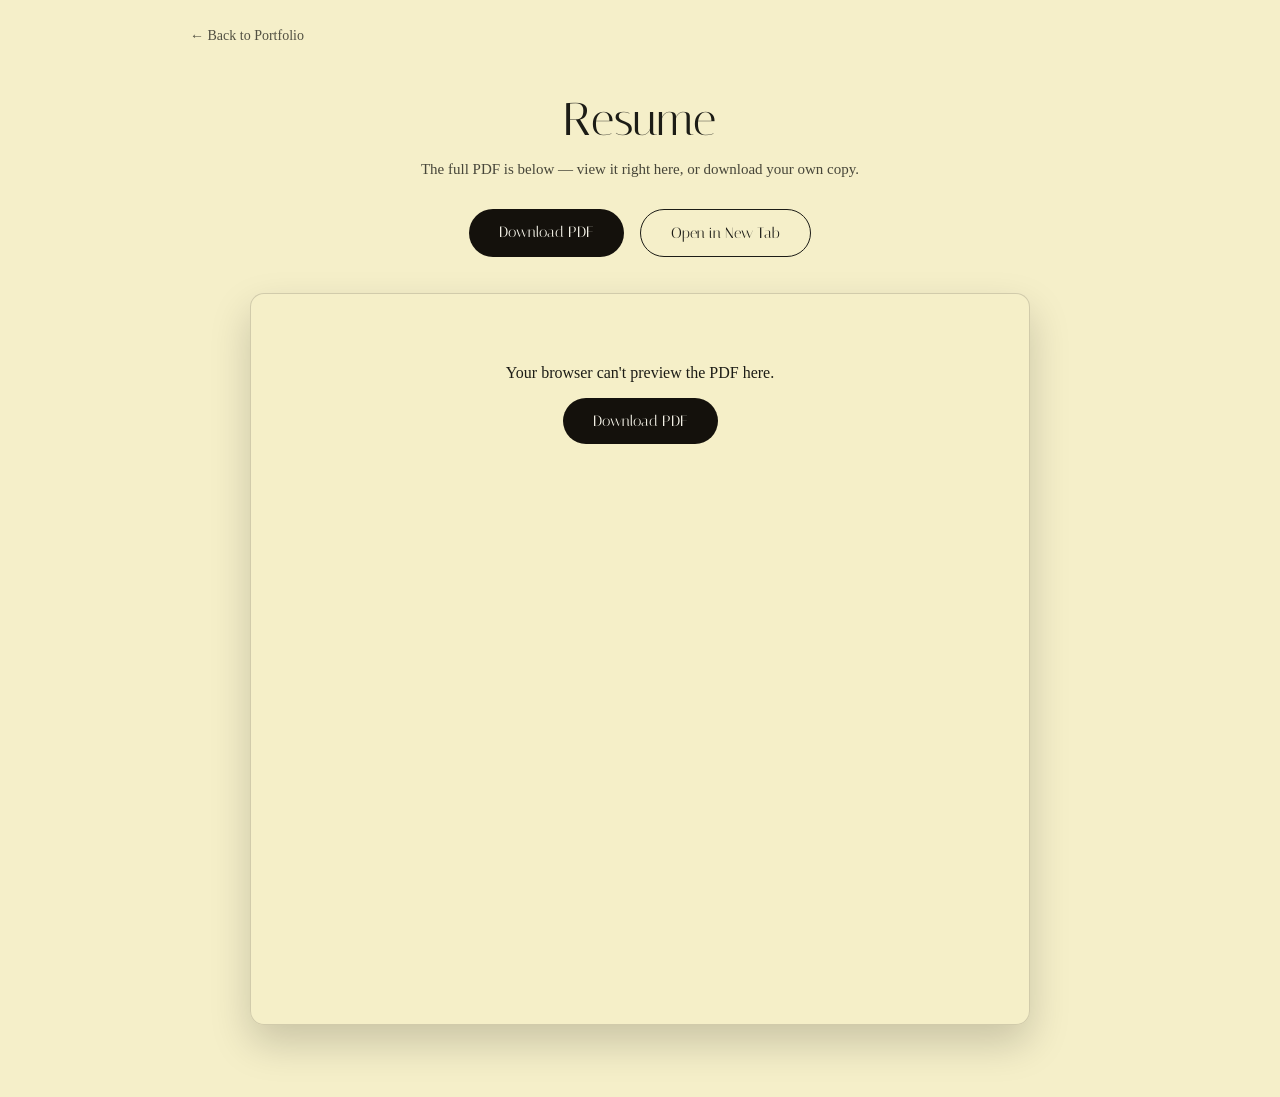
<file: resume/index.html>
<!doctype html>
<html lang="en">
<head>
  <meta charset="UTF-8">
  <meta name="viewport" content="width=device-width, initial-scale=1.0">

  <!-- New Relic Browser Agent -->
  <script type="text/javascript">
    ;window.NREUM||(NREUM={});NREUM.init={browser_consent_mode:{enabled:false},privacy:{cookies_enabled:true},distributed_tracing:{enabled:true},performance:{capture_measures:true},ajax:{deny_list:["bam.nr-data.net"],capture_payloads:'none'}};
    ;NREUM.loader_config={accountID:"8587234",trustKey:"8587234",agentID:"1589285523",licenseKey:"NRJS-fc193b94fc8bfc5a4c1",applicationID:"1589285523"};
    ;NREUM.info={beacon:"bam.nr-data.net",errorBeacon:"bam.nr-data.net",licenseKey:"NRJS-fc193b94fc8bfc5a4c1",applicationID:"1589285523",sa:1};
    ;/*! For license information please see nr-loader-spa-1.323.0.min.js.LICENSE.txt */
    (()=>{var e={8122(e,t,r){"use strict";r.d(t,{a:()=>i});var n=r(944);function i(e,t){try{if(!e||"object"!=typeof e)return(0,n.R)(3);if(!t||"object"!=typeof t)return(0,n.R)(4);const r=Object.create(Object.getPrototypeOf(t),Object.getOwnPropertyDescriptors(t)),s=0===Object.keys(r).length?e:r;for(let a in s)if(void 0!==e[a])try{if(null===e[a]){r[a]=null;continue}Array.isArray(e[a])&&Array.isArray(t[a])?r[a]=Array.from(new Set([...e[a],...t[a]])):e[a]instanceof Map||e[a]instanceof Set||e[a]instanceof Date||e[a]instanceof RegExp?r[a]=e[a]:"object"==typeof e[a]&&null!==t[a]&&"object"==typeof t[a]?r[a]=i(e[a],t[a]):r[a]=e[a]}catch(e){r[a]||(0,n.R)(1,e)}return r}catch(e){(0,n.R)(2,e)}}},2555(e,t,r){"use strict";r.d(t,{f:()=>a});var n=r(384),i=r(8122);const s={beacon:n.NT.beacon,errorBeacon:n.NT.errorBeacon,licenseKey:void 0,applicationID:void 0,sa:void 0,queueTime:void 0,applicationTime:void 0,ttGuid:void 0,user:void 0,account:void 0,product:void 0,extra:void 0,jsAttributes:{},userAttributes:void 0,atts:void 0,transactionName:void 0,tNamePlain:void 0};function a(e){try{return!!e.licenseKey&&!!e.errorBeacon&&!!e.applicationID}catch(e){return!1}}r.d(t,["D",0,e=>(0,i.a)(e,s)])},7699(e,t,r){"use strict";var n=r(860);const i={[n.K7.logging]:!0,[n.K7.genericEvents]:!0,[n.K7.jserrors]:!0,[n.K7.ajax]:!0};r.d(t,["It",0,1e6,"KC",0,i,"qh",0,"SESSION_ERROR"])},9324(e,t,r){"use strict";r.d(t,["A",0,"@newrelic/rrweb","x",0,"1.323.0"])},981(e,t,r){"use strict";r.d(t,["R",0,{AJAX:"AjaxRequest",PA:"PageAction",UA:"UserAction",BP:"BrowserPerformance",WS:"WebSocket",SPV:"SecurityPolicyViolation",JSE:"JavaScriptError",LOG:"Log",PVE:"PageView",PVT:"PageViewTiming",SR:"SessionReplay",ST:"SessionTrace",BI:"BrowserInteraction"}])},9752(e,t,r){"use strict";const n="newrelic-iframe-",i=n+"timing-update",s=n+"api",a=n+"api-response",o=n+"vitals-update",c=n+"ajax";r.d(t,["$8",0,o,"Gi",0,a,"KU",0,c,"Pl",0,n,"cS",0,s,"cr",0,i])},6154(e,t,r){"use strict";var n=r(1863);const i="undefined"!=typeof window&&!!window.document,s="undefined"!=typeof WorkerGlobalScope&&("undefined"!=typeof self&&self instanceof WorkerGlobalScope&&self.navigator instanceof WorkerNavigator||"undefined"!=typeof globalThis&&globalThis instanceof WorkerGlobalScope&&globalThis.navigator instanceof WorkerNavigator),a=i?window:"undefined"!=typeof WorkerGlobalScope&&("undefined"!=typeof self&&self instanceof WorkerGlobalScope&&self||"undefined"!=typeof globalThis&&globalThis instanceof WorkerGlobalScope&&globalThis),o=Boolean("hidden"===a?.document?.visibilityState),c=""+a?.location,d=/iPad|iPhone|iPod/.test(a.navigator?.userAgent),u=d&&"undefined"==typeof SharedWorker,l=(()=>{const e=a.navigator?.userAgent?.match(/Firefox[/\s](\d+\.\d+)/);return Array.isArray(e)&&e.length>=2?+e[1]:0})(),f=Date.now()-(0,n.t)();r.d(t,["OF",0,d,"RI",0,i,"WN",0,f,"bv",0,s,"gm",0,a,"lR",0,l,"m",0,c,"mw",0,o,"sb",0,u,"zk",0,()=>{const e=a?.performance?.getEntriesByType?.("navigation")?.[0];if(e&&e.responseStart>0&&e.responseStart<a.performance.now())return e}])},7295(e,t,r){"use strict";r.d(t,{Xv:()=>a,gX:()=>i,iW:()=>s});var n=[];function i(e){if(!e||s(e))return!1;if(0===n.length)return!0;if("*"===n[0].hostname)return!1;for(var t=0;t<n.length;t++){var r=n[t];if(r.hostname.test(e.hostname)&&r.pathname.test(e.pathname))return!1}return!0}function s(e){return void 0===e.hostname}function a(e){if(n=[],e&&e.length)for(var t=0;t<e.length;t++){let r=e[t];if(!r)continue;if("*"===r)return void(n=[{hostname:"*"}]);0===r.indexOf("http://")?r=r.substring(7):0===r.indexOf("https://")&&(r=r.substring(8));const i=r.indexOf("/");let s,a;i>0?(s=r.substring(0,i),a=r.substring(i)):(s=r,a="*");let[c]=s.split(":");n.push({hostname:o(c),pathname:o(a,!0)})}}function o(e,t=!1){const r=e.replace(/[.+?^${}()|[\]\\]/g,e=>"\\"+e).replace(/\*/g,".*?");return new RegExp((t?"^":"")+r+"$")}},3241(e,t,r){"use strict";r.d(t,{W:()=>i});var n=r(6154);function i(e={}){try{n.gm.dispatchEvent(new CustomEvent("newrelic",{detail:e}))}catch(e){}}},1687(e,t,r){"use strict";r.d(t,{Ak:()=>o,Ze:()=>d,x3:()=>c});var n=r(3241),i=r(3606),s=r(860),a=r(2646);function o(e,t){if(!e)return;const r={staged:!1,priority:s.P3[t]||0};e.runtime.drainRegistry.get(t)||e.runtime.drainRegistry.set(t,r)}function c(e,t){if(!e)return;const r=e.runtime.drainRegistry;r&&(r.get(t)&&r.delete(t),l(e,t,!1),r.size&&u(e))}function d(e,t="feature",r=!1){if(e){if(!e.runtime.drainRegistry.get(t)||r)return l(e,t);e.runtime.drainRegistry.get(t).staged=!0,u(e)}}function u(e){if(!e)return;const t=Array.from(e.runtime.drainRegistry);t.every(([e,t])=>t.staged)&&(t.sort((e,t)=>e[1].priority-t[1].priority),t.forEach(([t])=>{e.runtime.drainRegistry.delete(t),l(e,t)}))}function l(e,t,r=!0){if(!e)return;const s=e.ee,o=i.i.handlers;if(s&&!s.aborted&&s.backlog&&o){if((0,n.W)({type:"lifecycle",name:"drain",feature:t}),r){const e=s.backlog[t],r=o[t];if(r){for(let t=0;e&&t<e.length;++t)f(e[t],r);Object.entries(r).forEach(([e,t])=>{Object.values(t||{}).forEach(t=>{t[0]?.on&&t[0].context()instanceof a.y&&!t[0].listeners(e).includes(t[1])&&t[0].on(e,t[1])})})}}s.isolatedBacklog||delete o[t],s.backlog[t]=null,s.emit("drain-"+t,[])}}function f(e,t){var r=e[1];Object.values(t[r]||{}).forEach(t=>{var r=e[0];if(t[0]===r){var n=t[1],i=e[3],s=e[2];n.apply(i,s)}})}},7836(e,t,r){"use strict";var n=r(384),i=r(8990),s=r(2646),a=r(5607);const o="nr@context:".concat(a.W),c=function e(t,r){var n={},a={},u={},l=!1;try{l=16===r.length&&d.initializedAgents?.[r]?.runtime.isolatedBacklog}catch(e){}var f={on:p,addEventListener:p,removeEventListener:function(e,t){var r=n[e];if(!r)return;for(var i=0;i<r.length;i++)r[i]===t&&r.splice(i,1)},emit:function(e,r,n,i,s){!1!==s&&(s=!0);if(c.aborted&&!i)return;t&&s&&t.emit(e,r,n);var o=h(n);g(e).forEach(e=>{e.apply(o,r)});var d=v()[a[e]];d&&d.push([f,e,r,o]);return o},get:m,listeners:g,context:h,buffer:function(e,t){const r=v();if(t=t||"feature",f.aborted)return;Object.entries(e||{}).forEach(([e,n])=>{a[n]=t,t in r||(r[t]=[])})},abort:function(){f._aborted=!0,Object.keys(f.backlog).forEach(e=>{delete f.backlog[e]})},isBuffering:function(e){return!!v()[a[e]]},debugId:r,backlog:l?{}:t&&"object"==typeof t.backlog?t.backlog:{},isolatedBacklog:l};return Object.defineProperty(f,"aborted",{get:()=>{let e=f._aborted||!1;return e||(t&&(e=t.aborted),e)}}),f;function h(e){return e&&e instanceof s.y?e:e?(0,i.I)(e,o,()=>new s.y(o)):new s.y(o)}function p(e,t){n[e]=g(e).concat(t)}function g(e){return n[e]||[]}function m(t){return u[t]=u[t]||e(f,t)}function v(){return f.backlog}}(void 0,"globalEE"),d=(0,n.Zm)();d.ee||(d.ee=c),r.d(t,["P",0,o,"ee",0,c])},2646(e,t,r){"use strict";r.d(t,{y:()=>n});class n{constructor(e){this.contextId=e}}},9908(e,t,r){"use strict";r.d(t,{d:()=>n,p:()=>i});var n=r(7836).ee.get("handle");function i(e,t,r,i,s){s?(s.buffer([e],i),s.emit(e,t,r)):(n.buffer([e],i),n.emit(e,t,r))}},3606(e,t,r){"use strict";r.d(t,{i:()=>s});var n=r(9908);s.on=a;var i=s.handlers={};function s(e,t,r,s){a(s||n.d,i,e,t,r)}function a(e,t,r,i,s){s||(s="feature"),e||(e=n.d);var a=t[s]=t[s]||{};(a[r]=a[r]||[]).push([e,i])}},3878(e,t,r){"use strict";function n(e,t){return{capture:e,passive:!1,signal:t}}function i(e,t,r=!1,i){window.addEventListener(e,t,n(r,i))}function s(e,t,r=!1,i){document.addEventListener(e,t,n(r,i))}r.d(t,{DD:()=>s,jT:()=>n,sp:()=>i})},5607(e,t,r){"use strict";const n=(0,r(9566).bz)();r.d(t,["W",0,n])},9566(e,t,r){"use strict";r.d(t,{LA:()=>a,ZF:()=>o,bz:()=>s,el:()=>c});var n=r(6154);function i(e,t){return e?15&e[t]:16*Math.random()|0}function s(){const e=n.gm?.crypto||n.gm?.msCrypto;let t,r=0;return e&&e.getRandomValues&&(t=e.getRandomValues(new Uint8Array(30))),"xxxxxxxx-xxxx-4xxx-yxxx-xxxxxxxxxxxx".split("").map(e=>"x"===e?i(t,r++).toString(16):"y"===e?(3&i()|8).toString(16):e).join("")}function a(e){const t=n.gm?.crypto||n.gm?.msCrypto;let r,s=0;t&&t.getRandomValues&&(r=t.getRandomValues(new Uint8Array(e)));const a=[];for(var o=0;o<e;o++)a.push(i(r,s++).toString(16));return a.join("")}function o(){return a(16)}function c(){return a(32)}},2614(e,t,r){"use strict";r.d(t,["BB",0,18e5,"Wt",0,"NRBA_SESSION::","g",0,{OFF:0,FULL:1,ERROR:2},"iL",0,{SAME_TAB:"same-tab",CROSS_TAB:"cross-tab"},"tS",0,{STARTED:"session-started",PAUSE:"session-pause",RESET:"session-reset",RESUME:"session-resume",UPDATE:"session-update"},"wk",0,144e5])},733(e,t,r){"use strict";function n(e,t){return function(e){let t=2166136261;for(let r=0;r<e.length;r++)t^=e.charCodeAt(r),t=Math.imul(t,16777619);return(t>>>0).toString(16).padStart(8,"0")}("".concat(String(e),":").concat(String(t)))}r.d(t,{Y:()=>n})},1863(e,t,r){"use strict";function n(){return Math.floor(performance.now())}r.d(t,{t:()=>n})},9119(e,t,r){"use strict";r.d(t,{L:()=>s});var n=/([^?#]*)[^#]*(#[^?]*|$).*/,i=/([^?#]*)().*/;function s(e,t){return e?e.replace(t?n:i,"$1$2"):e}},7485(e,t,r){"use strict";r.d(t,{D:()=>i});var n=r(6154);function i(e){if(0===(e||"").indexOf("data:"))return{protocol:"data"};try{const t=new URL(e,location.href),r={port:t.port,hostname:t.hostname,pathname:t.pathname,search:t.search,protocol:t.protocol.slice(0,t.protocol.indexOf(":")),sameOrigin:t.protocol===n.gm?.location?.protocol&&t.host===n.gm?.location?.host};return r.port&&""!==r.port||("http:"===t.protocol&&(r.port="80"),"https:"===t.protocol&&(r.port="443")),r.pathname&&""!==r.pathname?r.pathname.startsWith("/")||(r.pathname="/".concat(r.pathname)):r.pathname="/",r}catch(e){return{}}}},7866(e,t,r){"use strict";r.d(t,["Nc",0,/^\s*at Function code \(Function code:\d+:\d+\)\s*/i,"cn",0,/^\s*(?:([^@]*)(?:\(.*?\))?@)?((?:file|http|https|chrome|safari-extension).*?):(\d+)(?::(\d+))?\s*$/i,"fL",0,/^\s*at .+ \(eval at \S+ \((?:(?:file|http|https):[^)]+)?\)(?:, [^:]*:\d+:\d+)?\)$/i,"h3",0,/function (.+?)\s*\(/,"hB",0,/^\s*at (?:((?:\[object object\])?(?:[^(]*\([^)]*\))*[^()]*(?: \[as \S+\])?) )?\(?((?:file|http|https|chrome-extension):.*?)?:(\d+)(?::(\d+))?\)?\s*$/i])},944(e,t,r){"use strict";r.d(t,{R:()=>i});var n=r(3241);function i(e,t){"function"==typeof console.debug&&(console.debug("New Relic Warning: https://github.com/newrelic/newrelic-browser-agent/blob/main/docs/warning-codes.md#".concat(e),t),(0,n.W)({drained:null,type:"data",name:"warn",feature:"warn",data:{code:e,secondary:t}}))}},8990(e,t,r){"use strict";r.d(t,{I:()=>i});var n=Object.prototype.hasOwnProperty;function i(e,t,r){if(n.call(e,t))return e[t];var i=r();if(Object.defineProperty&&Object.keys)try{return Object.defineProperty(e,t,{value:i,writable:!0,enumerable:!1}),i}catch(e){}return e[t]=i,i}},6389(e,t,r){"use strict";function n(e,t=500,r={}){const n=r?.leading||!1;let i;return(...r)=>{n&&void 0===i&&(e.apply(this,r),i=setTimeout(()=>{i=clearTimeout(i)},t)),n||(clearTimeout(i),i=setTimeout(()=>{e.apply(this,r)},t))}}function i(e){let t=!1;return(...r)=>{t||(t=!0,e.apply(this,r))}}r.d(t,{J:()=>i,s:()=>n})},1910(e,t,r){"use strict";r.d(t,{i:()=>s});var n=r(944);const i=new Map;function s(...e){return e.every(e=>{if(i.has(e))return i.get(e);const t="function"==typeof e?e.toString():"",r=t.includes("[native code]"),s=t.includes("nrWrapper");return r||s||(0,n.R)(64,e?.name||t),i.set(e,r),r})}},3304(e,t,r){"use strict";r.d(t,{A:()=>i});var n=r(7836);function i(e){try{return JSON.stringify(e,(()=>{const e=new WeakSet;return(t,r)=>{if("object"==typeof r&&null!==r){if(e.has(r))return;e.add(r)}return r}})())??""}catch(e){try{n.ee.emit("internal-error",[e])}catch(e){}return""}}},9232(e,t,r){"use strict";r.d(t,["f",0,{MFE:"MFE",BA:"BA"}])},7560(e,t,r){"use strict";r.d(t,{N:()=>a,j:()=>c});var n=r(9119),i=r(944);const s=(0,r(6389).J)(e=>(0,i.R)(80,e));function a(e){if(!Array.isArray(e?.assets)||!e.assets.length)return;const t=e.assets.map(o).filter(Boolean);return t.length?{assets:t,scripts:t.filter(e=>e.isScript)}:void 0}function o(e){if(!e||"object"!=typeof e)return;const{matcher:t,type:r}=e;let i="string"==typeof t&&t.endsWith(".js");return void 0!==r&&(!function(e){return"script"===e||"asset"===e}(r)?s(r):i=function(e){return"script"===e}(r)),a=t,"[object RegExp]"===Object.prototype.toString.call(a)?{pattern:t,test:e=>(t.lastIndex=0,t.test((0,n.L)(e))),isScript:i}:"string"==typeof t&&t.length>0?{pattern:t,test:e=>(0,n.L)(e).includes(t),isScript:i}:void s(t);var a}function c(e,t,{scriptsOnly:r=!1}={}){if(!e||!t)return!1;return(r?e.scripts:e.assets).some(e=>e.test(t))}},5718(e,t,r){"use strict";r.d(t,{xo:()=>T,AZ:()=>v,cI:()=>g,Qr:()=>A,QL:()=>y});var n=r(6154),i=r(1863),s=r(9119),a=r(7866);class o{dom=new c;performance=new c;constructor(e){this.url=e,this.claimedBy=new Set}get script(){const e=Math.max(this.dom.start,this.performance.end);return{start:e,end:Math.max(this.dom.end,this.performance.end,e)}}}class c{start=0;end=0;value=void 0}function d(e=()=>{},t){return{get:()=>void 0!==t?t:e(),set:e=>{t=e}}}let u;try{u=v(y())[0]}catch(e){u=v(e)[0]}const l=new Map;let f=[];const h=new WeakMap;function p(e){let t=h.get(e);return t||(t={weighedAssetUrls:new Set,recordManifestScriptWindow:(t,r)=>{t&&(e.scriptStart=e.scriptStart>0?Math.min(e.scriptStart,t):t),r&&(e.scriptEnd=e.scriptEnd>0?Math.max(e.scriptEnd,r):r)}},h.set(e,t)),t}function g(e){return l.get(e)}function m(e){const t=g(e);if(t)return t;const r=new o(e);if(l.set(e,r),l.size>1e3){const e=l.keys().next().value;l.delete(e)}return r}if(n.gm.MutationObserver&&n.gm.document){new MutationObserver(e=>{e.forEach(e=>{e.addedNodes.forEach(e=>{if("SCRIPT"===e.nodeName&&e.src){const t=m((0,s.L)(e.src));t.dom.start=(0,i.t)(),t.dom.value=e;const r=()=>{t.dom.end=(0,i.t)()};["load","error"].forEach(t=>e.addEventListener(t,r,{once:!0}))}})})}).observe(n.gm.document,{childList:!0,subtree:!0})}if(n.gm.PerformanceObserver?.supportedEntryTypes.includes("resource")){new PerformanceObserver(e=>{e.getEntries().forEach(e=>{if((e=>"script"===e.initiatorType||["link","fetch"].includes(e.initiatorType)&&(0,s.L)(e.name).endsWith(".js"))(e)){const t=m((0,s.L)(e.name));t.performance.start=Math.floor(e.startTime),t.performance.end=Math.floor(e.responseEnd),t.performance.value=e}if(!f.length)return;const t=[];f.forEach(({test:r,addedAt:n},s)=>{(r(e)||(0,i.t)()-n>1e4)&&t.push(s)}),f=f.filter((e,r)=>!t.includes(r))})}).observe({type:"resource",buffered:!0})}function v(e){if(!e||"string"!=typeof e)return[];const t=new Set,r=e.split("\n");for(const e of r){const r=e.match(a.cn)||e.match(a.hB)||e.match(a.fL);if(r&&r[2])t.add((0,s.L)(r[2]));else{const r=e.match(/\(([^)]+\.js):\d+:\d+\)/)||e.match(/^\s+at\s+([^\s(]+\.js):\d+:\d+/);r&&r[1]&&t.add((0,s.L)(r[1]))}}return[...t]}function y(){let e;try{const t=Error.stackTraceLimit;Error.stackTraceLimit=50,e=(new Error).stack,Error.stackTraceLimit=t}catch(t){e=(new Error).stack}return e}function b(e,t){return(0,s.L)(e.name)===t}function E(e,t){e.fetchStart=Math.floor(t.startTime),e.fetchEnd=Math.floor(t.responseEnd),e.asset=t.name,e.type=t.initiatorType,w(e,t)}function w(e,t){const r=(0,s.L)(t.name),{weighedAssetUrls:n}=p(e);n.has(r)||(n.add(r),e.totalWeight=(e.totalWeight||0)+(t.transferSize||0),"blocking"===t.renderBlockingStatus?e.renderBlocking=!0:"non-blocking"===t.renderBlockingStatus&&!0!==e.renderBlocking&&(e.renderBlocking=!1))}function R(e,t,r,n,i){if(w(e,t),"scripts"!==i&&"all"!==i)return;if("all"===i||r.isScript){const r=Math.floor(t.startTime),n=Math.floor(t.responseEnd);e.fetchStart=e.fetchStart>0?Math.min(e.fetchStart,r):r,e.fetchEnd=e.fetchEnd>0?Math.max(e.fetchEnd,n):n}if(r.isScript){const r=g((0,s.L)(t.name));if(r){const t=()=>{const{start:t,end:n}=r.script;p(e).recordManifestScriptWindow(t,n)};t(),!r.dom.end&&r.dom.value&&["load","error"].forEach(e=>r.dom.value.addEventListener(e,t,{once:!0}))}n.resolved||(e.asset=t.name,e.type=t.initiatorType,n.resolved=!0)}}function T(e,t){const r=t?.manifest;if(!r||!r.assets.length)return;const s={resolved:!1},a=new Set(r.assets);(n.gm.performance?.getEntriesByType("resource")||[]).forEach(r=>{const n=[...a].find(e=>e.test(r.name));n&&(R(e,r,n,s,t.timingMethod),a.delete(n))}),a.size&&function(e,t,r,s){n.gm.PerformanceObserver?.supportedEntryTypes?.includes("resource")&&f.push({addedAt:(0,i.t)(),test:n=>{const i=[...t].find(e=>e.test(n.name));return i&&(R(e,n,i,r,s),t.delete(i)),0===t.size}})}(e,a,s,t.timingMethod)}function A(e){const t=e?.id,r={registeredAt:(0,i.t)(),reportedAt:void 0,fetchStart:0,fetchEnd:0,scriptStart:0,scriptEnd:0,asset:void 0,type:"unknown",totalWeight:0,renderBlocking:void 0},a=y();if(!a)return r;const o=n.gm.performance?.getEntriesByType("navigation")?.[0]?.name||"";try{const e=v(a),c=(e.length>1?e.filter(e=>u!==e):e)[0];if(!c)return r;if(o.includes(c))return r.asset=(0,s.L)(o),r.type="inline",r;r.correlation=g(c);const l=r.correlation?.performance.value||n.gm.performance?.getEntriesByType("resource")?.find(e=>b(e,c));if(l)E(r,l);else{(function(e){if(!e||!n.gm.document)return!1;try{const t=n.gm.document.querySelectorAll('link[rel="preload"][as="script"]');for(const r of t)if((0,s.L)(r.href)===e)return!0}catch(e){}return!1})(c)&&(r.asset=c,r.type="preload"),function(e,t){n.gm.PerformanceObserver?.supportedEntryTypes?.includes("resource")&&f.push({addedAt:(0,i.t)(),test:r=>!!b(r,t)&&(E(e,r),!0)})}(r,c)}const h=r.correlation,m=!!t&&!!h?.claimedBy.has(t);h&&t&&h.claimedBy.add(t);const y=()=>{const e=h?.script.start;if(!m||!e)return!1;return r.registeredAt-e>1e4};let w=0,R=0;p(r).recordManifestScriptWindow=(e,t)=>{e&&(w=w>0?Math.min(w,e):e),t&&(R=R>0?Math.max(R,t):t)},Object.defineProperty(r,"scriptStart",d(()=>{const e=y()?r.registeredAt:h?.script.start??r.fetchEnd;return w>0?Math.min(e,w):e})),Object.defineProperty(r,"scriptEnd",d(()=>{const e=y()?r.registeredAt:h?.script.end??r.registeredAt;return R>0?Math.max(e,R):e}))}catch(e){}return r}},5732(e,t,r){"use strict";r.d(t,{$5:()=>m,B5:()=>g,K6:()=>u,M$:()=>o,Ms:()=>d,NG:()=>c,Ux:()=>h,YA:()=>p,yx:()=>l});var n=r(5718),i=r(7560),s=r(9119),a=r(9232);function o(e){return e?.type===a.f.MFE}function c(e,t){if(!y(e,t))return;const r=t.runtime.registeredEntities;return r?.find(t=>t.metadata.target.iframeInterfaceId===e)}function d(e,t){if(!y(e,t))return[];const r=t.runtime.registeredEntities;return r?.filter(t=>String(t.metadata.target.id)===String(e)).map(e=>e.metadata.target)||[]}function u(e,t){if(!y(e,t))return[];const r=t.runtime.registeredEntities,n=(0,s.L)(e),a=r?.filter(t=>{const r=t.metadata.target?.manifest;return r?(0,i.j)(r,e,{scriptsOnly:!1}):!!t.metadata.timings?.asset&&(0,s.L)(t.metadata.timings.asset)===n});return f(a).map(e=>e.metadata.target)}function l(e,t){if(!y(e,t))return[];const r=t.runtime.registeredEntities,n=r?.filter(t=>{const r=t.metadata.target?.manifest;return r?(0,i.j)(r,e,{scriptsOnly:!0}):!!t.metadata.timings?.asset?.endsWith(e)});return f(n).map(e=>e.metadata.target)}function f(e){if(!e?.length)return e||[];const t=new Map,r=[];for(const n of e){const e=n.metadata?.timings?.asset;if(!e){r.push(n);continue}const i="".concat(e,"::").concat(n.metadata?.target?.id),s=t.get(i);if(s){if(s.metadata.target?.blocked&&!n.metadata.target?.blocked){const e=r.indexOf(s);-1!==e&&(r[e]=n),t.set(i,n)}}else t.set(i,n),r.push(n)}return r}function h(e,t){return v(t)?o(e)?e.attributes:t.agentRef.runtime.v2Target.attributes:{}}function p(e,t){return g(e,t)?{"child.id":e.id,"child.type":e.type,...h(void 0,t)}:{}}function g(e,t){return o(e)&&!!v(t)&&t.agentRef.init.api.register.duplicate_data_to_container}function m(e){if(!e?.runtime)return[];if(!y(!0,e)||!e.runtime.registeredEntities?.length)return[e.runtime.v2Target];const t=[];try{var r=(0,n.AZ)((0,n.QL)());let i=r.length-1;for(;r[i];)t.push(...l(r[i--],e))}catch(e){}const i=function(e){const t=new Set,r=[];for(const n of e){const e=n?.instance;t.has(e)||(t.add(e),r.push(n))}return r}(t);return i.length||i.push(e.runtime.v2Target),i}function v(e){return 2===e?.harvestEndpointVersion}function y(e,t){return!!e&&!!t?.init.api.register.enabled}},5289(e,t,r){"use strict";r.d(t,{GG:()=>a,Qr:()=>c,sB:()=>o});var n=r(3878),i=r(6389);function s(){return"undefined"==typeof document||"complete"===document.readyState}function a(e,t){if(s())return e();const r=(0,i.J)(e),a=setInterval(()=>{s()&&(clearInterval(a),r())},500);(0,n.sp)("load",r,t)}function o(e){if(s())return e();(0,n.DD)("DOMContentLoaded",e)}function c(e){if(s())return e();(0,n.sp)("popstate",e)}},384(e,t,r){"use strict";r.d(t,{Zm:()=>c,bQ:()=>u,dV:()=>d,pV:()=>l});var n=r(6154),i=r(1863),s=r(944),a=r(1910);const o={beacon:"bam.nr-data.net",errorBeacon:"bam.nr-data.net"};function c(){return n.gm.NREUM||(n.gm.NREUM={}),void 0===n.gm.newrelic&&(n.gm.newrelic=n.gm.NREUM),n.gm.NREUM}function d(){let e=c();return e.o||(e.o={ST:n.gm.setTimeout,SI:n.gm.setImmediate||n.gm.setInterval,CT:n.gm.clearTimeout,XHR:n.gm.XMLHttpRequest,REQ:n.gm.Request,EV:n.gm.Event,PR:n.gm.Promise,MO:n.gm.MutationObserver,FETCH:n.gm.fetch,WS:n.gm.WebSocket},(0,a.i)(...Object.values(e.o))),e}function u(e,t){let r=c();r.initializedAgents??={},t.initializedAt={ms:(0,i.t)(),date:new Date},r.initializedAgents[e]=t,2===Object.keys(r.initializedAgents).length&&(0,s.R)(69)}function l(){return function(){let e=c();const t=e.info||{};e.info={beacon:o.beacon,errorBeacon:o.errorBeacon,...t}}(),function(){let e=c();const t=e.init||{};e.init={...t}}(),d(),function(){let e=c();const t=e.loader_config||{};e.loader_config={...t}}(),c()}r.d(t,["NT",0,o])},2843(e,t,r){"use strict";r.d(t,{G:()=>s,u:()=>i});var n=r(3878);function i(e,t=!1,r,i){(0,n.DD)("visibilitychange",function(){if(t)return void("hidden"===document.visibilityState&&e());e(document.visibilityState)},r,i)}function s(e,t,r){(0,n.sp)("pagehide",e,t,r)}},8139(e,t,r){"use strict";r.d(t,{u:()=>f});var n=r(7836),i=r(3434),s=r(8990),a=r(6154);const o={},c=a.gm.XMLHttpRequest,d="addEventListener",u="removeEventListener",l="nr@wrapped:".concat(n.P);function f(e,t){var r=function(e){return(e||n.ee).get("events")}(e);if(o[r.debugId]++)return r;o[r.debugId]=1;var f=(0,i.YM)(r,!0,t);function p(e){f.inPlace(e,[d,u],"-",g)}function g(e,t){return e[1]}return"getPrototypeOf"in Object&&(a.RI&&h(document,p),c&&h(c.prototype,p),h(a.gm,p)),r.on(d+"-start",function(e,t){var r=e[1];if(null!==r&&("function"==typeof r||"object"==typeof r)&&"newrelic"!==e[0]){var n=(0,s.I)(r,l,function(){var e={object:function(){if("function"!=typeof r.handleEvent)return;return r.handleEvent.apply(r,arguments)},function:r}[typeof r];return e?f(e,"fn-",null,e.name||"anonymous"):r});this.wrapped=e[1]=n}}),r.on(u+"-start",function(e){e[1]=this.wrapped||e[1]}),r}function h(e,t,...r){let n=e;for(;"object"==typeof n&&!Object.prototype.hasOwnProperty.call(n,d);)n=Object.getPrototypeOf(n);n&&t(n,...r)}},3434(e,t,r){"use strict";r.d(t,{YM:()=>d});var n=r(7836),i=r(5607),s=r(5732);const a="nr@original:".concat(i.W);var o=Object.prototype.hasOwnProperty,c=!1;function d(e,t,r){return e||(e=n.ee),i.inPlace=function(e,t,r,n,s,a){r||(r="");const o="-"===r.charAt(0);for(let c=0;c<t.length;c++){const d=t[c],u=e[d];l(u)||(e[d]=i(u,o?d+r:r,n,d,s,a))}},i.flag=a,i;function i(t,n,i,c,f,h){return l(t)?t:(n||(n=""),nrWrapper[a]=t,function(e,t,r){if(Object.defineProperty&&Object.keys)try{return Object.keys(e).forEach(function(r){Object.defineProperty(t,r,{get:function(){return e[r]},set:function(t){return e[r]=t,t}})}),t}catch(e){u([e],r)}for(var n in e)o.call(e,n)&&(t[n]=e[n])}(t,nrWrapper,e),nrWrapper);function nrWrapper(){var a,o,l,p;let g,m;try{o=this,a=[...arguments],m=h?(0,s.$5)(r):[r?.runtime?.v2Target],l="function"==typeof i?i(a,o):i||{}}catch(t){u([t,"",[a,o,c],l],e)}d(n+"start",[a,o,c,m],l,f);const v=performance.now();let y;try{return p=t.apply(o,a),y=performance.now(),p}catch(e){throw y=performance.now(),d(n+"err",[a,o,e,m],l,f),g=e,g}finally{const e=y-v,t={start:v,end:y,duration:e,isLongTask:e>=50,methodName:c,thrownError:g};t.isLongTask&&d("long-task",[t,o,m],l,f),d(n+"end",[a,o,p,m],l,f)}}}function d(r,n,i,s){if(!c||t){var a=c;c=!0;try{e.emit(r,n,i,t,s)}catch(t){u([t,r,n,i],e)}c=a}}}function u(e,t){t||(t=n.ee);try{t.emit("internal-error",e)}catch(e){}}function l(e){return!(e&&"function"==typeof e&&e.apply&&!e[a])}r.d(t,["Jt",0,a])},9300(e,t,r){"use strict";const n=r(860).K7.ajax;r.d(t,["TZ",0,n,"f5",0,"ajaxRequest.id","mo",0,{NONE:"none",FAILURES:"failures",ALL:"all"}])},3333(e,t,r){"use strict";var n=r(981);const i=r(860).K7.genericEvents,s=[n.R.PA,n.R.UA,n.R.BP];r.d(t,["$v",0,{RESOURCES:"experimental.resources",REGISTER:"register"},"TZ",0,i,"Zp",0,["auxclick","click","copy","keydown","paste","scrollend"],"kd",0,s,"qN",0,["focus","blur"]])},6774(e,t,r){"use strict";const n=r(860).K7.jserrors;r.d(t,["T",0,n])},993(e,t,r){"use strict";const n=r(860).K7.logging;r.d(t,["A$",0,{OFF:0,ERROR:1,WARN:2,INFO:3,DEBUG:4,TRACE:5},"TZ",0,n,"p_",0,{ERROR:"ERROR",WARN:"WARN",INFO:"INFO",DEBUG:"DEBUG",TRACE:"TRACE"}])},3785(e,t,r){"use strict";r.d(t,{R:()=>c,b:()=>d});var n=r(9908),i=r(1863),s=r(860),a=r(3969),o=r(993);function c(e,t,r={},c=o.p_.INFO,d=!0,u,l=(0,i.t)()){(0,n.p)(a.xV,["API/logging/".concat(c.toLowerCase(),"/called")],void 0,s.K7.metrics,e),(0,n.p)("log",[l,t,r,c,d,u],void 0,s.K7.logging,e)}function d(e){return"string"==typeof e&&Object.values(o.p_).some(t=>t===e.toUpperCase().trim())}},3969(e,t,r){"use strict";const n=r(860).K7.metrics;r.d(t,["TZ",0,n,"XG",0,"storeEventMetrics","xV",0,"storeSupportabilityMetrics"])},6630(e,t,r){"use strict";const n=r(860).K7.pageViewEvent;r.d(t,["T",0,n])},782(e,t,r){"use strict";const n=r(860).K7.pageViewTiming;r.d(t,["T",0,n])},6344(e,t,r){"use strict";var n=r(2614);const i=r(860).K7.sessionReplay,s={[n.g.ERROR]:15e3,[n.g.FULL]:3e5,[n.g.OFF]:0};r.d(t,["Qb",0,{API:"api",RESUME:"resume",SWITCH_TO_FULL:"switchToFull",INITIALIZE:"initialize",PRELOAD:"preload"},"TZ",0,i,"Vh",0,"errorDuringReplay","_s",0,{DomContentLoaded:0,Load:1,FullSnapshot:2,IncrementalSnapshot:3,Meta:4,Custom:5},"bc",0,{RESET:{message:"Session was reset",sm:"Reset"},IMPORT:{message:"Recorder failed to import",sm:"Import"},TOO_MANY:{message:"429: Too Many Requests",sm:"Too-Many"},TOO_BIG:{message:"Payload was too large",sm:"Too-Big"},CROSS_TAB:{message:"Session Entity was set to OFF on another tab",sm:"Cross-Tab"},ENTITLEMENTS:{message:"Session Replay is not allowed and will not be started",sm:"Entitlement"}},"yP",0,s])},5270(e,t,r){"use strict";r.d(t,{Aw:()=>a,SR:()=>s,rF:()=>o});var n=r(384),i=r(7767);function s(e){return!!(0,n.dV)().o.MO&&(0,i.V)(e)&&!0===e?.session_trace.enabled}function a(e){return!0===e?.session_replay.preload&&s(e)}function o(e,t){try{if("string"==typeof t?.type&&"password"===t.type.toLowerCase())return"*".repeat(e?.length||0);if(void 0!==t?.dataset?.nrUnmask||t?.classList?.contains("nr-unmask"))return e}catch(e){}return"string"==typeof e?e.replace(/[\S]/g,"*"):"*".repeat(e?.length||0)}},3738(e,t,r){"use strict";const n=r(860).K7.sessionTrace,i="-start",s="-end",a="fn"+i,o="fn"+s;r.d(t,["He",0,"bstResource","Kp",0,s,"Lc",0,o,"Rz",0,"pushState","TZ",0,n,"bD",0,"resource","bc",0,{CROSS_TAB:{message:"Session Entity was set to OFF on another tab"},ENTITLEMENTS:{message:"Session Trace is not allowed and will not be started"},RESET:{message:"Session was reset"},SESSION_CHANGED:{message:"Session identifier changed unexpectedly"}},"d3",0,i,"uP",0,a])},3962(e,t,r){"use strict";const n=r(860).K7.softNav;r.d(t,["O2",0,{INITIAL_PAGE_LOAD:"",ROUTE_CHANGE:1,UNSPECIFIED:2},"OV",0,"popstate","Qu",0,{INTERACTION:1,AJAX:2,CUSTOM_END:3,CUSTOM_TRACER:4},"TZ",0,n,"ih",0,{IP:"in progress",PF:"pending finish",FIN:"finished",CAN:"cancelled"},"pP",0,"initialPageLoad","tC",0,["click","keydown","submit"]])},4234(e,t,r){"use strict";r.d(t,{W:()=>i});var n=r(1687);class i{constructor(e,t){this.agentRef=e,this.ee=e?.ee,this.featureName=t,this.blocked=!1}deregisterDrain(){(0,n.x3)(this.agentRef,this.featureName)}}},7767(e,t,r){"use strict";var n=r(6154);r.d(t,["V",0,e=>n.RI&&!0===e?.privacy.cookies_enabled])},8362(e,t,r){"use strict";r.d(t,{d:()=>s});var n=r(9566),i=r(1741);class s extends i.W{agentIdentifier=(0,n.LA)(16)}},1741(e,t,r){"use strict";r.d(t,{W:()=>s});var n=r(944),i=r(4261);class s{#e(e,...t){if(this[e]!==s.prototype[e])return this[e](...t);(0,n.R)(35,e)}addPageAction(e,t){return this.#e(i.hG,e,t)}register(e){return this.#e(i.eY,e)}recordCustomEvent(e,t){return this.#e(i.fF,e,t)}setPageViewName(e,t){return this.#e(i.Fw,e,t)}setCustomAttribute(e,t,r){return this.#e(i.cD,e,t,r)}noticeError(e,t){return this.#e(i.o5,e,t)}setUserId(e,t=!1){return this.#e(i.Dl,e,t)}setApplicationVersion(e){return this.#e(i.nb,e)}setErrorHandler(e){return this.#e(i.bt,e)}addRelease(e,t){return this.#e(i.k6,e,t)}log(e,t){return this.#e("log",e,t)}start(){return this.#e("start")}finished(e){return this.#e(i.BL,e)}recordReplay(){return this.#e(i.CH)}pauseReplay(){return this.#e(i.Tb)}addToTrace(e){return this.#e(i.U2,e)}setCurrentRouteName(e){return this.#e(i.PA,e)}interaction(e){return this.#e(i.dT,e)}wrapLogger(e,t,r){return this.#e(i.Wb,e,t,r)}measure(e,t){return this.#e(i.V1,e,t)}consent(e){return this.#e(i.Pv,e)}}},4261(e,t,r){"use strict";r.d(t,["BL",0,"finished","CH",0,"recordReplay","Dl",0,"setUserId","Fw",0,"setPageViewName","PA",0,"setCurrentRouteName","Pv",0,"consent","Tb",0,"pauseReplay","U2",0,"addToTrace","V1",0,"measure","Wb",0,"wrapLogger","bt",0,"setErrorHandler","cD",0,"setCustomAttribute","dT",0,"interaction","eY",0,"register","fF",0,"recordCustomEvent","hG",0,"addPageAction","hw",0,"api-ixn-","k6",0,"addRelease","nb",0,"setApplicationVersion","o5",0,"noticeError"])},1738(e,t,r){"use strict";r.d(t,{U:()=>l,Y:()=>u});var n=r(3241),i=r(9908),s=r(1863),a=r(944),o=r(3969),c=r(8362),d=r(860);function u(e,t,r,s){const u=s||r;!u||u[e]&&u[e]!==c.d.prototype[e]||(u[e]=function(){(0,i.p)(o.xV,["API/"+e+"/called"],void 0,d.K7.metrics,r.ee),(0,n.W)({drained:!!r.runtime?.activatedFeatures,type:"data",name:"api",feature:"api-"+e,data:{}});try{return t.apply(this,arguments)}catch(e){(0,a.R)(23,e)}})}function l(e,t,r,n,a){const o=e.info;null===r?delete o.jsAttributes[t]:o.jsAttributes[t]=r,(a||null===r)&&(0,i.p)("api-"+n,[(0,s.t)(),t,r],void 0,"session",e.ee)}},8374(e,t,r){r.nc=(()=>{try{return document?.currentScript?.nonce}catch(e){}return""})()},860(e,t,r){"use strict";const n="events",i="jserrors",s="browser/blobs",a="browser/logs",o={ajax:"ajax",genericEvents:"generic_events",jserrors:i,logging:"logging",metrics:"metrics",pageAction:"page_action",pageViewEvent:"page_view_event",pageViewTiming:"page_view_timing",sessionReplay:"session_replay",sessionTrace:"session_trace",softNav:"soft_navigations"},c={[o.pageViewEvent]:1,[o.pageViewTiming]:2,[o.metrics]:3,[o.jserrors]:4,[o.softNav]:5,[o.ajax]:6,[o.sessionTrace]:7,[o.sessionReplay]:8,[o.logging]:9,[o.genericEvents]:10},d={[o.pageViewEvent]:"rum",[o.pageViewTiming]:n,[o.ajax]:n,[o.softNav]:n,[o.metrics]:i,[o.jserrors]:i,[o.sessionTrace]:s,[o.sessionReplay]:s,[o.logging]:a,[o.genericEvents]:"ins"};r.d(t,["$J",0,d,"K7",0,o,"P3",0,c,"XX",0,i,"Yy",0,a,"df",0,s,"hg",0,"connect"])}};const t={};function r(n){const i=t[n];if(void 0!==i)return i.exports;const s=t[n]={exports:{}};return e[n](s,s.exports,r),s.exports}r.m=e,r.d=(e,t)=>{if(Array.isArray(t))for(var n=0;n<t.length;){var i=t[n++],s=t[n++];r.o(e,i)?0===s&&n++:0===s?Object.defineProperty(e,i,{enumerable:!0,value:t[n++]}):Object.defineProperty(e,i,{enumerable:!0,get:s})}else for(var i in t)r.o(t,i)&&!r.o(e,i)&&Object.defineProperty(e,i,{enumerable:!0,get:t[i]})},r.f={},r.e=e=>Promise.all(Object.keys(r.f).reduce((t,n)=>(r.f[n](e,t),t),[])),r.u=e=>({212:"nr-spa-compressor",238:"nr-spa-iframe-message-handler",249:"nr-spa-recorder",478:"nr-spa"}[e]+"-1.323.0.min.js"),r.o=(e,t)=>Object.prototype.hasOwnProperty.call(e,t),(()=>{const e={},t="NRBA-1.323.0.PROD:";r.l=(n,i,s,a)=>{if(e[n])return void e[n].push(i);let o,c;if(void 0!==s){const e=document.getElementsByTagName("script");for(var d=0;d<e.length;d++){const r=e[d];if(r.getAttribute("src")==n||r.getAttribute("data-webpack")==t+s){o=r;break}}}if(!o){c=!0;var u={478:"sha512-ORjtmy+nQMgxbu0os8+oTRa5sPzbinyuWSvpZrrstVLIaHofRRlfODdH+oUmkIgeQpM+vPf3vG/4RzvCsFVh1A==",249:"sha512-o7+K6xC0z3TqynjVxpd+jgiSgqy8rrPeRcUSqt5J0Rqg5Su5CycLMYfpwiM3WBCHiNDrG5aZoXJQ6HRc335XYQ==",212:"sha512-kRvBt1IYQDBnClTEWNaE8sDFqbXXM3Vdyf972Uf4MFbJxl7u3KmdO+jdB1H4achPEoT9YtNXHswaESey6sCH0A==",238:"sha512-U5EGmyYbFVR2UMNAuZJ7fTgVVtPa5b8RPMySDwXo7z3frRdkUJ2x1VAQTLQCeBab8VlGVGRV8FiSHIn/pwN72A=="};o=document.createElement("script"),o.charset="utf-8",r.nc&&o.setAttribute("nonce",r.nc),o.setAttribute("data-webpack",t+s),o.src=n,0!==o.src.indexOf(window.location.origin+"/")&&(o.crossOrigin="anonymous"),u[a]&&(o.integrity=u[a])}e[n]=[i];const l=(t,r)=>{o.onerror=o.onload=null,clearTimeout(f);const i=e[n];if(delete e[n],o.parentNode?.removeChild(o),i?.forEach(e=>e(r)),t)return t(r)},f=setTimeout(l.bind(null,void 0,{type:"timeout",target:o}),12e4);o.onerror=l.bind(null,o.onerror),o.onload=l.bind(null,o.onload),c&&document.head.appendChild(o)}})(),r.r=e=>{Symbol.toStringTag&&Object.defineProperty(e,Symbol.toStringTag,{value:"Module"}),Object.defineProperty(e,"__esModule",{value:!0})},r.p="https://js-agent.newrelic.com/",(()=>{const e={38:0,788:0};r.f.j=(t,n)=>{let i=r.o(e,t)?e[t]:void 0;if(0!==i)if(i)n.push(i[2]);else{const s=new Promise((r,n)=>i=e[t]=[r,n]);n.push(i[2]=s);const a=r.p+r.u(t),o=new Error,c=n=>{if(r.o(e,t)&&(i=e[t],0!==i&&(e[t]=void 0),i)){const e=n&&("load"===n.type?"missing":n.type),r=n&&n.target&&n.target.src;o.message="Loading chunk "+t+" failed: ("+e+": "+r+")",o.name="ChunkLoadError",o.type=e,o.request=r,i[1](o)}};r.l(a,c,"chunk-"+t,t)}};const t=(t,n)=>{let[i,s,a]=n;var o,c,d=0;if(i.some(t=>0!==e[t])){for(o in s)r.o(s,o)&&(r.m[o]=s[o]);if(a)a(r)}for(t&&t(n);d<i.length;d++)c=i[d],r.o(e,c)&&e[c]&&e[c][0](),e[c]=0},n=self["webpackChunk:NRBA-1.323.0.PROD"]=self["webpackChunk:NRBA-1.323.0.PROD"]||[];n.forEach(t.bind(null,0)),n.push=t.bind(null,n.push.bind(n))})(),(()=>{"use strict";r(8374);var e=r(8362),t=r(860);const n=Object.values(t.K7);var i=r(384),s=r(1741);var a=r(2555),o=r(3333),c=r(9300);const d=e=>{if(!e||"string"!=typeof e)return!1;try{document.createDocumentFragment().querySelector(e)}catch{return!1}return!0};var u=r(2614),l=r(944),f=r(8122);const h="[data-nr-mask]",p=e=>(0,f.a)(e,(()=>{const e={feature_flags:[],experimental:{register:!1,resources:!1,iframe_bridge:!1,iframe_domains:[]},mask_selector:"*",block_selector:"[data-nr-block]",mask_input_options:{color:!1,date:!1,"datetime-local":!1,email:!1,month:!1,number:!1,range:!1,search:!1,tel:!1,text:!1,time:!1,url:!1,week:!1,textarea:!1,select:!1,password:!0}};return{ajax:{deny_list:void 0,block_internal:!0,enabled:!0,autoStart:!0,capture_payloads:c.mo.NONE},api:{register:{get enabled(){return e.feature_flags.includes(o.$v.REGISTER)||e.experimental.register},set enabled(t){e.experimental.register=t},duplicate_data_to_container:!1,get allow_iframe_bridge(){return e.feature_flags.includes(o.$v.IFRAME_BRIDGE)||e.experimental.iframe_bridge},set allow_iframe_bridge(t){e.experimental.iframe_bridge=t},get iframe_domains(){return e.experimental.iframe_domains},set iframe_domains(t){Array.isArray(t)?e.experimental.iframe_domains=t:(0,l.R)(1,t)}}},browser_consent_mode:{enabled:!1},distributed_tracing:{enabled:void 0,exclude_newrelic_header:void 0,cors_use_newrelic_header:void 0,cors_use_tracecontext_headers:void 0,allowed_origins:void 0},get feature_flags(){return e.feature_flags},set feature_flags(t){e.feature_flags=t},generic_events:{enabled:!0,autoStart:!0},harvest:{interval:30},jserrors:{enabled:!0,autoStart:!0},logging:{enabled:!0,autoStart:!0},metrics:{enabled:!0,autoStart:!0},obfuscate:void 0,page_action:{enabled:!0},page_view_event:{enabled:!0,autoStart:!0},page_view_timing:{enabled:!0,autoStart:!0},performance:{capture_marks:!1,capture_measures:!1,capture_detail:!0,resources:{get enabled(){return e.feature_flags.includes(o.$v.RESOURCES)||e.experimental.resources},set enabled(t){e.experimental.resources=t},asset_types:[],first_party_domains:[],ignore_newrelic:!0}},privacy:{cookies_enabled:!0},proxy:{assets:void 0,beacon:void 0},session:{expiresMs:u.wk,inactiveMs:u.BB},session_replay:{autoStart:!0,enabled:!1,preload:!1,sampling_rate:10,error_sampling_rate:100,collect_fonts:!1,inline_images:!1,fix_stylesheets:!0,mask_all_inputs:!0,get mask_text_selector(){return e.mask_selector},set mask_text_selector(t){d(t)?e.mask_selector="".concat(t,",").concat(h):""===t||null===t?e.mask_selector=h:(0,l.R)(5,t)},get block_class(){return"nr-block"},get ignore_class(){return"nr-ignore"},get mask_text_class(){return"nr-mask"},get block_selector(){return e.block_selector},set block_selector(t){d(t)?e.block_selector+=",".concat(t):""!==t&&(0,l.R)(6,t)},get mask_input_options(){return e.mask_input_options},set mask_input_options(t){t&&"object"==typeof t?e.mask_input_options={...t,password:!0}:(0,l.R)(7,t)}},session_trace:{enabled:!0,autoStart:!0},soft_navigations:{enabled:!0,autoStart:!0},ssl:void 0,user_actions:{enabled:!0,elementAttributes:["id","className","tagName","type"]},web_sockets:{enabled:!1}}})());var g=r(6154),m=r(9324);let v=0;const y={buildEnv:"PROD",distMethod:"CDN",version:m.x,originTime:g.WN},b={consented:!1},E={activatedFeatures:void 0,appMetadata:{},configured:!1,get consented(){return this.session?.state?.consent||b.consented},set consented(e){b.consented=e},customTransaction:void 0,denyList:[],disabled:!1,drainRegistry:new Map,connector:void 0,harvester:void 0,v2Target:void 0,isolatedBacklog:!1,isRecording:!1,loaderType:void 0,maxBytes:3e4,obfuscator:void 0,onerror:void 0,ptid:void 0,releaseIds:{},session:void 0,timeKeeper:void 0,registeredEntities:[],jsAttributesMetadata:{bytes:0},get harvestCount(){return++v},listeningForIframeMessages:!1};var w=r(9232);var R=r(7836),T=r(3241);const A={accountID:void 0,trustKey:void 0,agentID:void 0,licenseKey:void 0,applicationID:void 0,xpid:void 0};var S=r(9908),x=r(9752);function O(e,t={},n,o){let{init:c,info:d,loader_config:u,runtime:l={},exposed:h=!0}=t;if(!d){const e=(0,i.pV)();c=e.init,d=e.info,u=e.loader_config}var m;e.init=p(c||{}),e.loader_config=(m=u||{},(0,f.a)(m,A)),d.jsAttributes??={},g.bv&&(d.jsAttributes.isWorker=!0),e.info=(0,a.D)(d);const v=e.init;e.runtime??=(e=>{const t=(0,f.a)(e,E),r=Object.keys(y).reduce((e,t)=>(e[t]={value:y[t],writable:!1,configurable:!0,enumerable:!0},e),{});return Object.defineProperties(t,r)})(l),e.runtime.v2Target??={type:w.f.BA,instance:e.agentIdentifier,get id(){return e.runtime.appMetadata?.agents?.[0]?.entityGuid},get attributes(){return{"entity.guid":this.id,appId:e.info.applicationID}}},v.proxy.assets&&(e=>{const t=e.startsWith("http");e+="/",r.p=t?e:"https://"+e})(v.proxy.assets),e.runtime.configured||(Object.defineProperty(e,"beacons",{get:()=>[e.info.beacon,e.info.errorBeacon,e.init.proxy.assets,e.init.proxy.beacon].filter(Boolean)}),Object.defineProperty(e.runtime,"denyList",{get:()=>[...e.init.ajax.deny_list||[],...e.init.ajax.block_internal?e.beacons:[]]}),e.runtime.ptid=e.agentIdentifier,function(e){const t=(0,i.pV)();Object.getOwnPropertyNames(s.W.prototype).forEach(r=>{const n=s.W.prototype[r];if("function"!=typeof n||"constructor"===n)return;let i=t[r];e[r]&&!1!==e.exposed&&"micro-agent"!==e.runtime?.loaderType&&(t[r]=(...t)=>{const n=e[r](...t);return i?i(...t):n})})}(e),e.runtime.loaderType=n,e.ee=R.ee.get(e.agentIdentifier),e.exposed=h,(0,T.W)({drained:!!e.runtime.activatedFeatures,type:"lifecycle",name:"initialize",feature:void 0,data:e.config}),e.init.api.register.allow_iframe_bridge&&g.gm.addEventListener("message",t=>{"string"==typeof t.data?.type&&t.data.type.startsWith(x.Pl)&&(0,S.p)("iframe-message",[t],void 0,"IFRAME",e.ee)}),e.runtime.configured=!0)}var _=r(1863),k=r(4261),N=r(1738);var L=r(1687),M=r(4234),P=r(5289),I=r(5270),j=r(7767),C=r(6389),D=r(7699);const B=new WeakSet,H=new WeakMap;class W extends M.W{constructor(e,t){super(e,t),this.abortHandler=void 0,this.featAggregate=void 0,this.loadedSuccessfully=void 0,this.onAggregateImported=new Promise(e=>{this.loadedSuccessfully=e}),this.deferred=Promise.resolve(),!1===e.init[this.featureName].autoStart?this.deferred=new Promise((t,r)=>{this.ee.on("manual-start-all",(0,C.J)(()=>{(0,L.Ak)(e,this.featureName),t()}))}):(0,L.Ak)(e,t)}importAggregator(e,t,n={}){if(this.featAggregate)return;const i=async()=>{if(await this.deferred,this.#t(e),!(0,a.f)(e.info))return(0,l.R)(43),e.ee.abort(),void this.loadedSuccessfully(!1);try{await async function(e,t,n){if(H.has(e))return H.get(e);const i=(async()=>{if((0,j.V)(e.init))try{const{setupAgentSession:t}=await r.e(478).then(r.bind(r,8766));t(e)}catch(e){(0,l.R)(20,e),t.emit("internal-error",[e]),(0,S.p)(D.qh,[e],void 0,n,t)}if(e.init.api.register.allow_iframe_bridge)try{const{setupIframeMFEMessageListener:t}=await r.e(238).then(r.bind(r,6417));t(e)}catch(e){(0,l.R)(23,e)}const[{Connector:i},{Harvester:s}]=await Promise.all([r.e(478).then(r.bind(r,6589)),r.e(478).then(r.bind(r,5237))]);e.runtime.connector=new i(e),e.runtime.harvester=new s(e);const a=Object.values(e.features).filter(t=>e.runtime.drainRegistry.has(t.featureName));Promise.all(a.map(e=>e.onAggregateImported)).then(()=>e.runtime.harvester.startTimer())})();H.set(e,i),await i}(e,this.ee,this.featureName)}catch(e){return(0,l.R)(79,e),this.ee.abort(),void this.loadedSuccessfully(!1)}try{if(!this.#r(this.featureName,e.runtime.session,e.init))return this.abortHandler?.(),(0,L.Ze)(this.agentRef,this.featureName),void this.loadedSuccessfully(!1);const{Aggregate:r}=await t();this.featAggregate=new r(e,n),e.runtime.harvester.initializedAggregates.push(this.featAggregate),this.loadedSuccessfully(!0)}catch(e){(0,l.R)(34,e),this.abortHandler?.(),(0,L.Ze)(this.agentRef,this.featureName,!0),this.loadedSuccessfully(!1)}};g.RI?(0,P.GG)(()=>i(),!0):i()}#r(e,r,n){if(this.blocked)return!1;switch(e){case t.K7.sessionReplay:return(0,I.SR)(n)&&!!r;case t.K7.sessionTrace:return!!r;default:return!0}}#t(e){if(!B.has(e)&&(B.add(e),!(0,a.f)(e.info))){const t=(0,i.pV)();let r={...t.info?.jsAttributes};try{r={...r,...e.info?.jsAttributes}}catch(e){}O(e,{...t,info:{...t.info,jsAttributes:r},runtime:e.runtime},e.runtime.loaderType)}}}var U=r(6630);class K extends W{static featureName=U.T;constructor(e){var t;super(e,U.T),this.setupInspectionEvents(),t=e,(0,N.Y)(k.Fw,function(e,r){"string"==typeof e&&("/"!==e.charAt(0)&&(e="/"+e),t.runtime.customTransaction=(r||"http://custom.transaction")+e,(0,S.p)("api-"+k.Fw,[(0,_.t)()],void 0,void 0,t.ee))},t),this.importAggregator(e,()=>e.init.feature_flags.includes("rum_v2")?r.e(478).then(r.bind(r,908)):r.e(478).then(r.bind(r,7927)))}setupInspectionEvents(){const e=(e,t)=>{e&&(0,T.W)({timeStamp:e.timeStamp,loaded:"complete"===e.target.readyState,type:"window",name:t,data:e.target.location+""})};(0,P.sB)(t=>{e(t,"DOMContentLoaded")}),(0,P.GG)(t=>{e(t,"load")}),(0,P.Qr)(t=>{e(t,"navigate")}),this.ee.on(u.tS.UPDATE,(e,t)=>{(0,T.W)({type:"lifecycle",name:"session",data:t})})}}class F extends e.d{constructor(e){var t;(super(),g.gm)?(this.features={},(0,i.bQ)(this.agentIdentifier,this),this.desiredFeatures=new Set(e.features||[]),this.desiredFeatures.add(K),O(this,e,e.loaderType||"agent"),t=this,(0,N.Y)(k.cD,function(e,r,n=!1){if("string"==typeof e){if(["string","number","boolean"].includes(typeof r)||null===r)return(0,N.U)(t,e,r,k.cD,n);(0,l.R)(40,typeof r)}else(0,l.R)(39,typeof e)},t),function(e){(0,N.Y)(k.Dl,function(t,r=!1){if("string"!=typeof t&&null!==t)return void(0,l.R)(41,typeof t);const n=e.info.jsAttributes["enduser.id"];r&&null!=n&&n!==t?(0,S.p)("api-setUserIdAndResetSession",[t],void 0,"session",e.ee):(0,N.U)(e,"enduser.id",t,k.Dl,!0)},e)}(this),function(e){(0,N.Y)(k.nb,function(t){if("string"==typeof t||null===t)return(0,N.U)(e,"application.version",t,k.nb,!1);(0,l.R)(42,typeof t)},e)}(this),function(e){(0,N.Y)("start",function(){e.ee.emit("manual-start-all")},e)}(this),function(e){(0,N.Y)(k.Pv,function(t=!0){if("boolean"==typeof t){if((0,S.p)("api-"+k.Pv,[t],void 0,"session",e.ee),e.runtime.consented=t,t){const t=e.features.page_view_event;t.onAggregateImported.then(e=>{const r=t.featAggregate;e&&!r.sentRum&&r.sendRum?.()})}}else(0,l.R)(65,typeof t)},e)}(this),this.run()):(0,l.R)(21)}get config(){return{info:this.info,init:this.init,loader_config:this.loader_config,runtime:this.runtime}}get api(){return this}run(){try{const e=function(e){const t={};return n.forEach(r=>{t[r]=!!e[r]?.enabled}),t}(this.init),r=[...this.desiredFeatures],i=this.init.feature_flags.includes("rum_v2");r.sort((e,r)=>t.P3[e.featureName]-t.P3[r.featureName]),r.forEach(r=>{if(!e[r.featureName]&&(i||r.featureName!==t.K7.pageViewEvent))return;const n=function(e){switch(e){case t.K7.ajax:return[t.K7.jserrors];case t.K7.sessionTrace:return[t.K7.ajax,t.K7.pageViewEvent];case t.K7.sessionReplay:return[t.K7.sessionTrace];case t.K7.pageViewTiming:return[t.K7.pageViewEvent];default:return[]}}(r.featureName).filter(e=>!(e in this.features));n.length>0&&(0,l.R)(36,{targetFeature:r.featureName,missingDependencies:n}),this.features[r.featureName]=new r(this)})}catch(e){(0,l.R)(22,e);for(const e in this.features)this.features[e].abortHandler?.();const t=(0,i.Zm)();delete t.initializedAgents[this.agentIdentifier]?.features,delete this.sharedAggregator;return t.ee.get(this.agentIdentifier).abort(),!1}}}var V=r(2843),z=r(782);class G extends W{static featureName=z.T;constructor(e){super(e,z.T),g.RI&&((0,V.u)(()=>(0,S.p)("docHidden",[(0,_.t)()],void 0,z.T,this.ee),!0),(0,V.G)(()=>(0,S.p)("winPagehide",[(0,_.t)()],void 0,z.T,this.ee)),this.importAggregator(e,()=>r.e(478).then(r.bind(r,9917))))}}var q=r(3969);class Y extends W{static featureName=q.TZ;constructor(e){super(e,q.TZ),this.importAggregator(e,()=>r.e(478).then(r.bind(r,6555)))}}var Z=r(6774),J=r(3878),X=r(3304);class Q{constructor(e,t,r,n,i){this.name="UncaughtError",this.message="string"==typeof e?e:(0,X.A)(e),this.sourceURL=t,this.line=r,this.column=n,this.__newrelic=i}}function ee(e){return ne(e)?e:new Q(void 0!==e?.message?e.message:e,e?.filename||e?.sourceURL,e?.lineno||e?.line,e?.colno||e?.col,e?.__newrelic,e?.cause)}function te(e){const t="Unhandled Promise Rejection: ";if(!e?.reason)return;if(ne(e.reason)){try{e.reason.message.startsWith(t)||(e.reason.message=t+e.reason.message)}catch(e){}return ee(e.reason)}const r=ee(e.reason);return(r.message||"").startsWith(t)||(r.message=t+r.message),r}function re(e){if(e.error instanceof SyntaxError&&!/:\d+$/.test(e.error.stack?.trim())){const t=new Q(e.message,e.filename,e.lineno,e.colno,e.error.__newrelic,e.cause);return t.name=SyntaxError.name,t}return ne(e.error)?e.error:ee(e)}function ne(e){return e instanceof Error&&!!e.stack}function ie(e,r,n,i,s=(0,_.t)()){"string"==typeof e&&(e=new Error(e)),(0,S.p)("err",[e,s,!1,r,n.runtime.isRecording,void 0,i],void 0,t.K7.jserrors,n.ee),(0,S.p)("uaErr",[],void 0,t.K7.genericEvents,n.ee)}var se=r(993),ae=r(3785);function oe(e,{customAttributes:t={},level:r=se.p_.INFO}={},n,i,s=(0,_.t)()){(0,ae.R)(n.ee,e,t,r,!1,i,s)}function ce(e,r,n,i,s=(0,_.t)()){(0,S.p)("api-"+k.hG,[s,e,r,i],void 0,t.K7.genericEvents,n.ee)}function de(e,r,n,i,s=(0,_.t)()){const{start:a,end:o,customAttributes:c}=r||{},d={customAttributes:c||{}};if("object"!=typeof d.customAttributes||"string"!=typeof e||0===e.length)return void(0,l.R)(57);const u=(e,t)=>null==e?t:"number"==typeof e?e:e instanceof PerformanceMark?e.startTime:Number.NaN;if(d.start=u(a,0),d.end=u(o,s),Number.isNaN(d.start)||Number.isNaN(d.end))(0,l.R)(57);else{if(d.duration=d.end-d.start,!(d.duration<0))return(0,S.p)("api-"+k.V1,[d,e,i],void 0,t.K7.genericEvents,n.ee),d;(0,l.R)(58)}}function ue(e,r={},n,i,s=(0,_.t)()){(0,S.p)("api-"+k.fF,[s,e,r,i],void 0,t.K7.genericEvents,n.ee)}var le=r(5718);const fe=(e,t)=>e?.nrMfeId===t.id&&(!e?.nrMfeObserved||e?.nrMfeObserved===t.instance),he=e=>{try{return g.gm.CSS.escape(e)}catch(t){return e}},pe=(e,t={})=>{const r=t.id,n=t.instance;if(!e||!r||!n)return!1;try{let r=1===e.nodeType?e:e.parentElement;for(;r?.tagName;){if(fe(r.dataset,t))return r.dataset.nrMfeObserved=n,!0;r=r.parentNode}}catch(e){}return!1},ge=(e,t)=>{const r=g.gm.document?.querySelectorAll('[data-nr-mfe-id="'.concat(he(e.id),'"]')),n=(Array.from(r)||[]).find(t=>fe(t.dataset,e));let i=!!n;i&&(n.dataset.nrMfeObserved??=e.instance);const s=new g.gm.MutationObserver(r=>{r.forEach(r=>{r.addedNodes.forEach(r=>{const n=1===r.nodeType?r:null;!i&&fe(n?.dataset,e)&&(s.disconnect(),s.observe(n,{childList:!0,subtree:!0}),i=!0,n.dataset.nrMfeObserved=e.instance),(e=>{try{return e?.textContent?.trim()||["img","video","canvas","svg"].includes(e?.nodeName?.toLowerCase())}catch(e){return!1}})(r)&&(i||pe(r,e))&&t(r,s)})})});return s.observe(n||g.gm.document,{childList:!0,subtree:!0}),s},me=(e,t,r)=>{try{const n=new g.gm.PerformanceObserver(e=>{e.getEntries().forEach(r)});return n.observe(t),e.push(n),n}catch(e){return null}};function ve(e,t){let r,n,i=!1;const s=e=>null==e?e:e-(t?.scriptStart||t?.registeredAt||0),a={fcp:{get value(){const e=s(r);return e>1e4?void 0:e},set value(e){i||(r=e)}},lcp:{get value(){if(void 0!==a.fcp.value)return s(n)},set value(e){i||(n=e)}},cls:{value:void 0},inp:{value:void 0},disconnect:()=>{}};if(!(e&&g.RI&&g.gm.MutationObserver&&g.gm.PerformanceObserver))return a;const o=[];setTimeout(()=>{r||a.disconnect()},1e4);const c=()=>{if(!i){if(null==r){const e=(0,_.t)();if(s(e)>1e4)return void a.disconnect();r=e}n??=(0,_.t)(),a.cls.value??=0}},d=ge(e,(e,t)=>{c(),t.disconnect()});o.push(d);let u=0,l=null;const f=new Set;try{l=new g.gm.ResizeObserver(e=>{i||e.forEach(e=>{try{const t=e.contentRect.width*e.contentRect.height;t>u&&(u=t,a.lcp.value=(0,_.t)()),l.unobserve(e.target)}catch(e){}})})}catch(e){}const h=ge(e,e=>{if(c(),l)try{const t=1===e.nodeType?e:e.parentElement;t&&!f.has(t)&&(f.add(t),"IMG"===t.tagName?t.complete?l.observe(t):t.addEventListener("load",()=>{l.observe(t)},{once:!0}):"VIDEO"===t.tagName?t.readyState>=2?l.observe(t):t.addEventListener("loadeddata",()=>{l.observe(t)},{once:!0}):l.observe(t))}catch(e){}});l&&o.push(l),o.push(h),me(o,{type:"layout-shift",buffered:!0},t=>{i||t.hadRecentInput||(t.sources||[]).some(r=>!!pe(r.node,e)&&(c(),a.cls.value+=t.value,!0))}),me(o,{type:"event",buffered:!0,durationThreshold:40},t=>{!i&&t.interactionId&&pe(t.target,e)&&(void 0===a.inp.value||t.duration>a.inp.value)&&(c(),a.inp.value=t.duration)});const p=["pointerdown","keydown"],m=()=>{p.forEach(e=>{g.gm.removeEventListener(e,v,{passive:!0})})};a.disconnect=()=>{i=!0,o.forEach(e=>{try{e?.disconnect()}catch(e){}}),m(),["visibilitychange","pagehide"].forEach(e=>{g.gm.removeEventListener(e,a.disconnect,{once:!0,passive:!0})})};const v=t=>{pe(t?.target,e)&&((()=>{try{h?.disconnect(),l?.disconnect()}catch(e){}})(),m())};p.forEach(e=>{g.gm.addEventListener(e,v,{passive:!0})}),["visibilitychange","pagehide"].forEach(e=>{g.gm.addEventListener(e,a.disconnect,{once:!0,passive:!0})});const y=g.gm.document?.querySelectorAll('[data-nr-mfe-id="'.concat(he(e.id),'"]'));return Array.from(y||[]).some(t=>fe(t.dataset,e))&&c(),a}var ye=r(9566),be=r(7560),Ee=r(9119);const we=["entry","scripts","all"],Re=["name","id","type"],Te=new Map([[ce,"addPageAction"],[oe,"log"],[de,"measure"],[ie,"noticeError"],[ue,"recordCustomEvent"]]),Ae={experimental:(0,C.J)(()=>(0,l.R)(54,"newrelic.register")),disabled:(0,C.J)(()=>(0,l.R)(55)),invalidTarget:(0,C.J)(e=>(0,l.R)(48,e)),deregistered:(0,C.J)(()=>(0,l.R)(68)),invalidTimingMethod:(0,C.J)(e=>(0,l.R)(80,e)),duplicateName:(0,C.J)(e=>(0,l.R)(81,e)),duplicateId:(0,C.J)(e=>(0,l.R)(82,e))};function Se(e){(0,N.Y)(k.eY,function(t){return xe(e,t)},e)}function xe(e,r){Ae.experimental(),r||={},r.instance=(0,ye.LA)(8),r.type=w.f.MFE,r.licenseKey||=e.info.licenseKey,r.blocked=!1,("object"!=typeof r.tags||null===r.tags||Array.isArray(r.tags))&&(r.tags={}),r.parent??={get id(){return e.runtime.appMetadata.agents?.[0].entityGuid},type:w.f.BA},r.manifest=(0,be.N)(r.manifest),void 0===r.timingMethod||we.includes(r.timingMethod)||(Ae.invalidTimingMethod(r.timingMethod),r.timingMethod=void 0);const n=(0,le.Qr)(r);r.manifest&&(0,le.xo)(n,r);const i=ve(r,n),s=(0,Ee.L)(""+location),a={};Object.prototype.hasOwnProperty.call(r,"attributes")||Object.defineProperty(r,"attributes",{get:()=>({...a,"source.id":r.id,"source.name":r.name,"source.type":r.type,"parent.type":r.parent?.type||w.f.BA,"parent.id":r.parent?.id})}),Object.entries(r.tags).forEach(([e,t])=>{Re.includes(e)||(a["source.".concat(e)]=t)});let o=()=>{};const c=e.runtime.registeredEntities,d=e=>{r.blocked=!0,o=e};function u(e){return"string"==typeof e&&!!e.trim()&&e.trim().length<501}e.init.api.register.enabled||d(Ae.disabled),u(r.id)&&u(r.name)||d(()=>Ae.invalidTarget(r)),c.forEach(e=>{try{const{name:t,id:n}=e.metadata.target;t===r.name&&n!==r.id&&Ae.duplicateName(r),n===r.id&&t!==r.name&&Ae.duplicateId(r)}catch(e){}});const f={addPageAction:(t,n={})=>m(ce,[t,{...a,...n},e],r),deregister:()=>{p(),d(Ae.deregistered)},log:(t,n={})=>m(oe,[t,{...n,customAttributes:{...a,...n.customAttributes||{}}},e],r),measure:(t,n={})=>m(de,[t,{...n,customAttributes:{...a,...n.customAttributes||{}}},e],r),noticeError:(t,n={})=>m(ie,[t,{...a,...n},e],r),recordCustomEvent:(t,n={})=>m(ue,[t,{...a,...n},e],r),setApplicationVersion:e=>g("application.version",e),setCustomAttribute:(e,t)=>g(e,t),setUserId:e=>g("enduser.id",e),metadata:{get customAttributes(){return a},target:r,timings:n,vitals:i,events:{latestTimestamp:void 0}}},h=()=>(r.blocked&&o(),r.blocked);function p(){if(n.reportedAt)return;n.reportedAt=(0,_.t)(),i.disconnect(),n.fcp=i.fcp,n.lcp=i.lcp,n.cls=i.cls,n.inp=i.inp;const e=n.fetchEnd-n.fetchStart,t=n.scriptEnd-n.scriptStart,r={assetUrl:n.asset,assetType:n.type,registerUrl:s,deregisterUrl:(0,Ee.L)(""+location),pageUrl:void 0,currentUrl:void 0,timeAlive:n.reportedAt-n.registeredAt,timeToBeRequested:n.fetchStart,timeToExecute:t,timeToFetch:e,timeToLoad:e+t,timeToRegister:n.registeredAt,totalWeight:n.totalWeight,...void 0!==n.renderBlocking&&{renderBlocking:n.renderBlocking},...i.fcp.value>=0&&{"vitals.fcp.value":i.fcp.value},...i.lcp.value>=0&&{"vitals.lcp.value":i.lcp.value},...i.cls.value>=0&&{"vitals.cls.value":i.cls.value},...i.inp.value>=0&&{"vitals.inp.value":i.inp.value}};f.recordCustomEvent("MicroFrontEndTiming",r)}h()||(c.push(f),(0,V.G)(p));const g=(e,t)=>{h()||(a[e]=t)},m=(r,n,i)=>{if(h()&&r!==xe)return;const s=f.metadata.events.latestTimestamp??(0,_.t)();f.metadata.events.latestTimestamp=void 0;const a=Te.get(r)||"unknown";(0,S.p)(q.xV,["API/register/".concat(a,"/called")],void 0,t.K7.metrics,e.ee);try{return r(...n,i,s)}catch(e){(0,l.R)(50,e)}};return f}class Oe extends W{static featureName=Z.T;constructor(e){var t;super(e,Z.T),t=e,(0,N.Y)(k.o5,(e,r)=>ie(e,r,t),t),function(e){(0,N.Y)(k.bt,function(t){e.runtime.onerror=t},e)}(e),function(e){let t=0;(0,N.Y)(k.k6,function(e,r){++t>10||(this.runtime.releaseIds[e.slice(-200)]=(""+r).slice(-200))},e)}(e),Se(e);try{this.removeOnAbort=new AbortController}catch(e){}this.ee.on("internal-error",(t,r)=>{this.abortHandler&&(0,S.p)("ierr",[ee(t),(0,_.t)(),!0,{},e.runtime.isRecording,r],void 0,this.featureName,this.ee)}),g.gm.addEventListener("unhandledrejection",t=>{this.abortHandler&&(0,S.p)("err",[te(t),(0,_.t)(),!1,{unhandledPromiseRejection:1},e.runtime.isRecording],void 0,this.featureName,this.ee)},(0,J.jT)(!1,this.removeOnAbort?.signal)),g.gm.addEventListener("error",t=>{this.abortHandler&&(0,S.p)("err",[re(t),(0,_.t)(),!1,{},e.runtime.isRecording],void 0,this.featureName,this.ee)},(0,J.jT)(!1,this.removeOnAbort?.signal)),this.abortHandler=this.#n,this.importAggregator(e,()=>r.e(478).then(r.bind(r,9377)))}#n(){this.removeOnAbort?.abort(),this.abortHandler=void 0}}var _e=r(8990);let ke=1;function Ne(e){const t=typeof e;return!e||"object"!==t&&"function"!==t?-1:e===g.gm?0:(0,_e.I)(e,"nr@id",function(){return ke++})}function Le(e){if("string"==typeof e)return e.length;if("object"==typeof e){if("undefined"!=typeof ArrayBuffer&&e instanceof ArrayBuffer&&e.byteLength)return e.byteLength;if("undefined"!=typeof Blob&&e instanceof Blob&&e.size)return e.size;if(!("undefined"!=typeof FormData&&e instanceof FormData))try{return(0,X.A)(e).length}catch(e){return}}}var Me=r(8139),Pe=r(3434),Ie=r(5732);const je={},Ce=["open","send","setRequestHeader"];function De(e,t){var r=e||R.ee;const n=function(e){return(e||R.ee).get("xhr")}(r);if(void 0===g.gm.XMLHttpRequest)return n;if(je[n.debugId]++)return n;je[n.debugId]=1,(0,Me.u)(r,t);var i=(0,Pe.YM)(n,void 0,t),s=g.gm.XMLHttpRequest,a=g.gm.MutationObserver,o=g.gm.Promise,c=g.gm.setInterval,d="readystatechange",u=["onload","onerror","onabort","onloadstart","onloadend","onprogress","ontimeout"],f=[],h=g.gm.XMLHttpRequest=function(e){const r=new s(e),a=n.context(r);a.targets=(0,Ie.$5)(t);try{n.emit("new-xhr",[r],a),r.addEventListener(d,(o=a,function(){var e=this;e.readyState>3&&!o.resolved&&(o.resolved=!0,n.emit("xhr-resolved",[],e)),i.inPlace(e,u,"fn-",E)}),(0,J.jT)(!1))}catch(e){(0,l.R)(15,e);try{n.emit("internal-error",[e])}catch(e){}}var o;return r};function p(e,t){i.inPlace(t,["onreadystatechange"],"fn-",E)}if(function(e,t){for(var r in e)t[r]=e[r]}(s,h),h.prototype=s.prototype,i.inPlace(h.prototype,Ce,"-xhr-",E),n.on("send-xhr-start",function(e,t){p(e,t),function(e){f.push(e),a&&(m?m.then(b):c?c(b):(v=-v,y.data=v))}(t)}),n.on("open-xhr-start",p),a){var m=o&&o.resolve();if(!c&&!o){var v=1,y=document.createTextNode(v);new a(b).observe(y,{characterData:!0})}}else r.on("fn-end",function(e){e[0]&&e[0].type===d||b()});function b(){for(var e=0;e<f.length;e++)p(0,f[e]);f.length&&(f=[])}function E(e,t){return t}return n}var Be="fetch-",He=Be+"body-",We=["arrayBuffer","blob","json","text","formData"],Ue=g.gm.Request,Ke=g.gm.Response,Fe="prototype";const Ve={};function ze(e,t){const r=function(e){return(e||R.ee).get("fetch")}(e);if(!(Ue&&Ke&&g.gm.fetch))return r;if(Ve[r.debugId]++)return r;function n(e,n,i){var s=e[n];"function"==typeof s&&(e[n]=function(){var e=[...arguments];const n={},a=(0,Ie.$5)(t);var o;r.emit(i+"before-start",[e],n),n[R.P]&&n[R.P].dt&&(o=n[R.P].dt);var c=s.apply(this,e);return r.emit(i+"start",[e,o],c),c.then(function(e){return r.emit(i+"end",[null,e,a],c),e},function(e){throw r.emit(i+"end",[e,void 0,a],c),e})})}return Ve[r.debugId]=1,We.forEach(e=>{n(Ue[Fe],e,He),n(Ke[Fe],e,He)}),n(g.gm,"fetch",Be),r.on(Be+"end",function(e,n,i){var s=this;if(s.targets=i||[t.runtime.v2Target],n){var a=n.headers.get("content-length");null!==a&&(s.rxSize=a),r.emit(Be+"done",[null,n],s)}else r.emit(Be+"done",[e],s)}),r}var Ge=r(7485);class qe{constructor(e){this.agentRef=e}generateTracePayload(e){const t=this.agentRef.loader_config;if(!this.shouldGenerateTrace(e)||!t)return null;var r=(t.accountID||"").toString()||null,n=(t.agentID||"").toString()||null,i=(t.trustKey||"").toString()||null;if(!r||!n)return null;var s,a=(0,ye.ZF)(),o=(0,ye.el)(),c=Date.now();this.agentRef.runtime?.timeKeeper?.ready&&(s=Math.floor(this.agentRef.runtime.timeKeeper.correctAbsoluteTimestamp(c)));var d={spanId:a,traceId:o,timestamp:c,timestampCorrected:s};return(e.sameOrigin||this.isAllowedOrigin(e)&&this.useTraceContextHeadersForCors())&&(d.traceContextParentHeader=this.generateTraceContextParentHeader(a,o),d.traceContextStateHeader=this.generateTraceContextStateHeader(a,s??c,r,n,i)),(e.sameOrigin&&!this.excludeNewrelicHeader()||!e.sameOrigin&&this.isAllowedOrigin(e)&&this.useNewrelicHeaderForCors())&&(d.newrelicHeader=this.generateTraceHeader(a,o,s??c,r,n,i)),d}generateTraceContextParentHeader(e,t){return"00-"+t+"-"+e+"-01"}generateTraceContextStateHeader(e,t,r,n,i){return i+"@nr=0-1-"+r+"-"+n+"-"+e+"----"+t}generateTraceHeader(e,t,r,n,i,s){if(!("function"==typeof g.gm?.btoa))return null;var a={v:[0,1],d:{ty:"Browser",ac:n,ap:i,id:e,tr:t,ti:r}};return s&&n!==s&&(a.d.tk=s),btoa((0,X.A)(a))}shouldGenerateTrace(e){return this.agentRef.init?.distributed_tracing?.enabled&&this.isAllowedOrigin(e)}isAllowedOrigin(e){var t=!1;const r=this.agentRef.init?.distributed_tracing;if(e.sameOrigin)t=!0;else if(r?.allowed_origins instanceof Array)for(var n=0;n<r.allowed_origins.length;n++){var i=(0,Ge.D)(r.allowed_origins[n]);if(e.hostname===i.hostname&&e.protocol===i.protocol&&e.port===i.port){t=!0;break}}return t}excludeNewrelicHeader(){var e=this.agentRef.init?.distributed_tracing;return!!e&&!!e.exclude_newrelic_header}useNewrelicHeaderForCors(){var e=this.agentRef.init?.distributed_tracing;return!!e&&!1!==e.cors_use_newrelic_header}useTraceContextHeadersForCors(){var e=this.agentRef.init?.distributed_tracing;return!!e&&!!e.cors_use_tracecontext_headers}}var Ye=r(7295);function Ze(e){return"string"==typeof e?e:e instanceof(0,i.dV)().o.REQ?e.url:g.gm?.URL&&e instanceof URL?e.href:void 0}function $e(e,t){var r=(0,Ge.D)(t),n=e.params||e;n.hostname=r.hostname,n.port=r.port,n.protocol=r.protocol,n.host=r.hostname+":"+r.port,n.pathname=r.pathname,e.parsedOrigin=r,e.sameOrigin=r.sameOrigin}var Je=["load","error","abort","timeout"],Xe=Je.length,Qe=(0,i.dV)().o.REQ,et=(0,i.dV)().o.XHR;const tt="X-NewRelic-App-Data",rt="internal-error";class nt extends W{static featureName=c.TZ;constructor(e){super(e,c.TZ),this.dt=new qe(e),this.handler=(e,t,r,n)=>(0,S.p)(e,t,r,n,this.ee);try{const e={xmlhttprequest:"xhr",fetch:"fetch",beacon:"beacon"};g.gm?.performance?.getEntriesByType("resource").forEach(r=>{if(r.initiatorType in e&&0!==r.responseStatus){const n={status:r.responseStatus},i={rxSize:r.transferSize,duration:Math.floor(r.duration),cbTime:0};$e(n,r.name),this.handler("xhr",[n,i,r.startTime,r.responseEnd,e[r.initiatorType]],void 0,t.K7.ajax)}})}catch(e){}ze(this.ee,e),De(this.ee,e),function(e,r,n,i){const s=[c.mo.ALL,c.mo.FAILURES].includes(e.init.ajax?.capture_payloads);function a(e){var t=this;t.totalCbs=0,t.called=0,t.cbTime=0,t.end=A,t.ended=!1,t.xhrGuids={},t.lastSize=null,t.loadCaptureCalled=!1,t.params=this.params||{},t.metrics=this.metrics||{},t.latestLongtaskEnd=0,e.addEventListener("load",function(r){O(t,e)},(0,J.jT)(!1)),g.lR||e.addEventListener("progress",function(e){t.lastSize=e.loaded},(0,J.jT)(!1))}function o(e){this.params={method:e[0]},$e(this,e[1]),this.metrics={}}function d(t,r){e.loader_config.xpid&&this.sameOrigin&&r.setRequestHeader("X-NewRelic-ID",e.loader_config.xpid);var n=i.generateTracePayload(this.parsedOrigin);if(n){var s=!1;n.newrelicHeader&&(r.setRequestHeader("newrelic",n.newrelicHeader),s=!0),n.traceContextParentHeader&&(r.setRequestHeader("traceparent",n.traceContextParentHeader),n.traceContextStateHeader&&r.setRequestHeader("tracestate",n.traceContextStateHeader),s=!0),s&&(this.dt=n)}}function u(e,t){s&&e.length>=2&&(this.requestHeaders??={},this.requestHeaders[e[0].toLowerCase()]=e[1])}function l(e,t){var n=this.metrics,i=e[0],s=this;if(n&&i){var a=Le(i);a&&(n.txSize=a)}this.startTime=(0,_.t)(),this.requestBody=i,this.listener=function(e){try{"abort"!==e.type||s.loadCaptureCalled||(s.params.aborted=!0),("load"!==e.type||s.called===s.totalCbs&&(s.onloadCalled||"function"!=typeof t.onload)&&"function"==typeof s.end)&&s.end(t)}catch(e){try{r.emit(rt,[e])}catch(e){}}};for(var o=0;o<Xe;o++)t.addEventListener(Je[o],this.listener,(0,J.jT)(!1))}function f(e,t,r){this.cbTime+=e,t?this.onloadCalled=!0:this.called+=1,this.called!==this.totalCbs||!this.onloadCalled&&"function"==typeof r.onload||"function"!=typeof this.end||this.end(r)}function h(e,t){var r=""+Ne(e)+!!t;this.xhrGuids&&!this.xhrGuids[r]&&(this.xhrGuids[r]=!0,this.totalCbs+=1)}function p(e,t){var r=""+Ne(e)+!!t;this.xhrGuids&&this.xhrGuids[r]&&(delete this.xhrGuids[r],this.totalCbs-=1)}function m(){this.endTime=(0,_.t)()}function v(e,t){t instanceof et&&"load"===e[0]&&r.emit("xhr-load-added",[e[1],e[2]],t)}function y(e,t){t instanceof et&&"load"===e[0]&&r.emit("xhr-load-removed",[e[1],e[2]],t)}function b(e,t,r){t instanceof et&&("onload"===r&&(this.onload=!0),("load"===(e[0]&&e[0].type)||this.onload)&&(this.xhrCbStart=(0,_.t)()))}function E(e,t){this.xhrCbStart&&r.emit("xhr-cb-time",[(0,_.t)()-this.xhrCbStart,this.onload,t],t)}function w(e){var t,r=e[1]||{};if("string"==typeof e[0]?0===(t=e[0]).length&&g.RI&&(t=""+g.gm.location.href):e[0]&&e[0].url?t=e[0].url:g.gm?.URL&&e[0]&&e[0]instanceof URL?t=e[0].href:"function"==typeof e[0].toString&&(t=e[0].toString()),"string"==typeof t&&0!==t.length){t&&(this.parsedOrigin=(0,Ge.D)(t),this.sameOrigin=this.parsedOrigin.sameOrigin);var n=i.generateTracePayload(this.parsedOrigin);if(n&&(n.newrelicHeader||n.traceContextParentHeader))if(e[0]&&e[0].headers)o(e[0].headers,n)&&(this.dt=n);else{var s={};for(var a in r)s[a]=r[a];s.headers=new Headers(r.headers||{}),o(s.headers,n)&&(this.dt=n),e.length>1?e[1]=s:e.push(s)}}function o(e,t){var r=!1;return t.newrelicHeader&&(e.set("newrelic",t.newrelicHeader),r=!0),t.traceContextParentHeader&&(e.set("traceparent",t.traceContextParentHeader),t.traceContextStateHeader&&e.set("tracestate",t.traceContextStateHeader),r=!0),r}}function R(e,t){this.params={},this.metrics={},this.startTime=(0,_.t)(),this.dt=t;let[r,n={}]=e;$e(this,Ze(r));const i=(""+(r&&r instanceof Qe&&r.method||n.method||"GET")).toUpperCase();this.params.method=i,this.txSize=Le(n.body||r?.body)||0;try{var a=n.headers||r?.headers;if(s&&a)if(this.requestHeaders??={},a instanceof Headers)a.forEach(function(e,t){this.requestHeaders[t.toLowerCase()]=e}.bind(this));else if("object"==typeof a)for(var o in a)this.requestHeaders[o.toLowerCase()]=a[o]}catch(e){}this.requestBody=n.body||r?.body}function T(e,t){if(this.endTime=(0,_.t)(),this.params||(this.params={}),(0,Ye.iW)(this.params))return;this.params.status=t?t.status:0;const n=()=>{const e=+this.rxSize,t=null==this.rxSize||isNaN(e)?void 0:e,r={txSize:this.txSize,rxSize:t,duration:this.endTime-this.startTime},n=[this.params,r,this.startTime,this.endTime,"fetch"];this.targets.forEach(e=>x(n,this,e))};t&&s?t.clone().text().then(e=>{this.responseBody=e,this.rxSize&&"0"!==this.rxSize&&0!==this.rxSize||void 0===e||0===this.params.status||(this.rxSize=Le(e)),t?.headers&&(this.responseHeaders={},t.headers.forEach(function(e,t){this.responseHeaders[t.toLowerCase()]=e}.bind(this)))}).catch(e=>{r.emit(rt,[e])}).finally(()=>{n()}):n()}function A(e){const t=this.params,n=this.metrics;if(this.ended)return;this.ended=!0;for(let t=0;t<Xe;t++)e.removeEventListener(Je[t],this.listener,!1);if(t.aborted)return;if((0,Ye.iW)(t))return;if(n.duration=this.endTime-this.startTime,this.loadCaptureCalled||4!==e.readyState?null==t.status&&(t.status=0):O(this,e),n.cbTime=this.cbTime,s){try{this.responseBody=e.responseText}catch(t){this.responseBody=e.response}if((!n.rxSize||0===n.rxSize)&&void 0!==this.responseBody&&0!==t.status){const e=Le(this.responseBody);void 0!==e&&(n.rxSize=e)}try{this.responseHeaders=function(e){const t={};return e?(e.split("\r\n").forEach(function(e){const r=e.indexOf(": ");if(r>0){const n=e.substring(0,r),i=e.substring(r+2);t[n.toLowerCase()]=i}}),t):t}(e.getAllResponseHeaders())}catch(e){r.emit(rt,[e])}}const i=[t,n,this.startTime,this.endTime,"xhr"];this.targets.forEach(e=>x(i,this,e))}function x(e,r,i){n("xhr",[...e,i],r,t.K7.ajax)}function O(e,n){e.params.status=n.status;var i=function(e,t){var r=e.responseType;return"json"===r&&null!==t?t:"arraybuffer"===r||"blob"===r||"json"===r?Le(e.response):"text"===r||""===r||void 0===r?Le(e.responseText):void 0}(n,e.lastSize);if(void 0!==i&&0!==n.status&&(e.metrics.rxSize=i),e.sameOrigin&&n.getAllResponseHeaders().indexOf(tt)>=0){var s=n.getResponseHeader(tt);s&&((0,S.p)("sm",["Ajax/CrossApplicationTracing/Header/Seen"],void 0,t.K7.metrics,r),e.params.cat=s.split(", ").pop())}e.loadCaptureCalled=!0}r.on("new-xhr",a),r.on("open-xhr-start",o),r.on("open-xhr-end",d),r.on("send-xhr-start",l),r.on("setRequestHeader-xhr-start",u),r.on("xhr-cb-time",f),r.on("xhr-load-added",h),r.on("xhr-load-removed",p),r.on("xhr-resolved",m),r.on("addEventListener-end",v),r.on("removeEventListener-end",y),r.on("fn-end",E),r.on("fetch-before-start",w),r.on("fetch-start",R),r.on("fn-start",b),r.on("fetch-done",T)}(e,this.ee,this.handler,this.dt),this.importAggregator(e,()=>r.e(478).then(r.bind(r,3845)))}}const it={},st=["pushState","replaceState"];function at(e,t){const r=function(e){return(e||R.ee).get("history")}(e);return!g.RI||it[r.debugId]++||(it[r.debugId]=1,(0,Pe.YM)(r,void 0,t).inPlace(window.history,st,"-")),r}var ot=r(3738);function ct(e){(0,N.Y)(k.BL,function(r=Date.now()){const n=r-g.WN;n<0&&(0,l.R)(62,r),(0,S.p)(q.XG,[k.BL,{time:n}],void 0,t.K7.metrics,e.ee),e.addToTrace({name:k.BL,start:r,origin:"nr"}),(0,S.p)("api-"+k.hG,[n,k.BL],void 0,t.K7.genericEvents,e.ee)},e)}const{He:dt,bD:ut,d3:lt,Kp:ft,TZ:ht,Lc:pt,uP:gt,Rz:mt}=ot;class vt extends W{static featureName=ht;constructor(e){var n;super(e,ht),n=e,(0,N.Y)(k.U2,function(e){if(!(e&&"object"==typeof e&&e.name&&e.start))return;const r={n:e.name,s:e.start-g.WN,e:(e.end||e.start)-g.WN,o:e.origin||"",t:"api"};r.s<0||r.e<0||r.e<r.s?(0,l.R)(61,{start:r.s,end:r.e}):(0,S.p)("bstApi",[r],void 0,t.K7.sessionTrace,n.ee)},n),ct(e);if(!(0,j.V)(e.init))return void this.deregisterDrain();const i=this.ee;let s;at(i,e),this.eventsEE=(0,Me.u)(i,e),this.eventsEE.on(gt,function(e,t){this.bstStart=(0,_.t)()}),this.eventsEE.on(pt,function(e,r){(0,S.p)("bst",[e[0],r,this.bstStart,(0,_.t)()],void 0,t.K7.sessionTrace,i)}),i.on(mt+lt,function(e){this.time=(0,_.t)(),this.startPath=location.pathname+location.hash}),i.on(mt+ft,function(e){(0,S.p)("bstHist",[location.pathname+location.hash,this.startPath,this.time],void 0,t.K7.sessionTrace,i)});try{s=new PerformanceObserver(e=>{const r=e.getEntries();(0,S.p)(dt,[r],void 0,t.K7.sessionTrace,i)}),s.observe({type:ut,buffered:!0})}catch(e){}this.importAggregator(e,()=>r.e(478).then(r.bind(r,6974)),{resourceObserver:s})}}var yt=r(733),bt=r(6344);class Et extends W{static featureName=bt.TZ;#i;recorder;constructor(e){var n;let i;super(e,bt.TZ),n=e,(0,N.Y)(k.CH,function(){(0,S.p)(k.CH,[],void 0,t.K7.sessionReplay,n.ee)},n),function(e){(0,N.Y)(k.Tb,function(){(0,S.p)(k.Tb,[],void 0,t.K7.sessionReplay,e.ee)},e)}(e);const s="".concat(u.Wt).concat((0,yt.Y)(e.info.licenseKey,e.info.applicationID));try{i=JSON.parse(localStorage.getItem(s))}catch(e){}(0,I.SR)(e.init)&&this.ee.on(k.CH,()=>this.#s()),this.#a(i)&&this.importRecorder().then(e=>{e.startRecording(bt.Qb.PRELOAD,i?.sessionReplayMode)}),this.abortHandler=this.#n,this.importAggregator(this.agentRef,()=>r.e(478).then(r.bind(r,6167)),this),this.ee.on("err",e=>{this.blocked||this.agentRef.runtime.isRecording&&(this.errorNoticed=!0,(0,S.p)(bt.Vh,[e],void 0,this.featureName,this.ee))})}#a(e){return e&&(e.sessionReplayMode===u.g.FULL||e.sessionReplayMode===u.g.ERROR)||(0,I.Aw)(this.agentRef.init)}importRecorder(){return this.recorder?Promise.resolve(this.recorder):(this.#i??=Promise.all([r.e(478),r.e(249)]).then(r.bind(r,4866)).then(({Recorder:e})=>(this.recorder=new e(this),this.recorder)).catch(e=>{throw this.ee.emit("internal-error",[e]),this.blocked=!0,e}),this.#i)}#s(){this.blocked||(this.featAggregate?this.featAggregate.mode!==u.g.FULL&&this.featAggregate.initializeRecording(u.g.FULL,!0,bt.Qb.API):this.importRecorder().then(()=>{this.recorder.startRecording(bt.Qb.API,u.g.FULL)}))}#n(){this.recorder?.stopRecording()}}var wt=r(3962);class Rt extends W{static featureName=wt.TZ;constructor(e){if(super(e,wt.TZ),function(e){const r=e.ee.get("tracer");function n(){}(0,N.Y)(k.dT,function(e){return(new n).get("object"==typeof e?e:{})},e);const i=n.prototype={createTracer:function(n,i){var s={},a=this,o="function"==typeof i;return(0,S.p)(q.xV,["API/createTracer/called"],void 0,t.K7.metrics,e.ee),function(){if(r.emit((o?"":"no-")+"fn-start",[(0,_.t)(),a,o],s),o)try{return i.apply(this,arguments)}catch(e){const t="string"==typeof e?new Error(e):e;throw r.emit("fn-err",[arguments,this,t],s),t}finally{r.emit("fn-end",[(0,_.t)()],s)}}}};["actionText","setName","setAttribute","save","ignore","onEnd","getContext","end","get"].forEach(r=>{N.Y.apply(this,[r,function(){return(0,S.p)(k.hw+r,[performance.now(),...arguments],this,t.K7.softNav,e.ee),this},e,i])}),(0,N.Y)(k.PA,function(){(0,S.p)(k.hw+"routeName",[performance.now(),...arguments],void 0,t.K7.softNav,e.ee)},e)}(e),!g.RI||!(0,i.dV)().o.MO)return;const n=at(this.ee,e);try{this.removeOnAbort=new AbortController}catch(e){}wt.tC.forEach(e=>{(0,J.sp)(e,e=>{c(e)},!0,this.removeOnAbort?.signal)});const s=()=>(0,S.p)("newURL",[(0,_.t)(),""+window.location],void 0,this.featureName,this.ee);n.on("pushState-end",s),n.on("replaceState-end",s),(0,J.sp)(wt.OV,e=>{c(e),(0,S.p)("newURL",[e.timeStamp,""+window.location],void 0,this.featureName,this.ee)},!0,this.removeOnAbort?.signal);let a=!1;const o=new((0,i.dV)().o.MO)((e,t)=>{a||(a=!0,requestAnimationFrame(()=>{(0,S.p)("newDom",[(0,_.t)()],void 0,this.featureName,this.ee),a=!1}))}),c=(0,C.s)(e=>{"loading"!==document.readyState&&((0,S.p)("newUIEvent",[e],void 0,this.featureName,this.ee),o.observe(document.body,{attributes:!0,childList:!0,subtree:!0,characterData:!0}))},100,{leading:!0});this.abortHandler=function(){this.removeOnAbort?.abort(),o.disconnect(),this.abortHandler=void 0},this.importAggregator(e,()=>r.e(478).then(r.bind(r,4393)),{domObserver:o})}}var Tt=r(981);const At={},St=new Set;function xt(e){return"string"==typeof e?{type:"string",size:(new TextEncoder).encode(e).length}:e instanceof ArrayBuffer?{type:"ArrayBuffer",size:e.byteLength}:e instanceof Blob?{type:"Blob",size:e.size}:e instanceof DataView?{type:"DataView",size:e.byteLength}:ArrayBuffer.isView(e)?{type:"TypedArray",size:e.byteLength}:{type:"unknown",size:0}}class Ot{constructor(e,t){this.timestamp=(0,_.t)(),this.currentUrl=(0,Ee.L)(window.location.href),this.socketId=(0,ye.LA)(8),this.requestedUrl=(0,Ee.L)(e),this.requestedProtocols=Array.isArray(t)?t.join(","):t||"",this.openedAt=void 0,this.protocol=void 0,this.extensions=void 0,this.binaryType=void 0,this.messageOrigin=void 0,this.messageCount=0,this.messageBytes=0,this.messageBytesMin=0,this.messageBytesMax=0,this.messageTypes=void 0,this.sendCount=0,this.sendBytes=0,this.sendBytesMin=0,this.sendBytesMax=0,this.sendTypes=void 0,this.closedAt=void 0,this.closeCode=void 0,this.closeReason="unknown",this.closeWasClean=void 0,this.connectedDuration=0,this.hasErrors=void 0}}class _t extends W{static featureName=o.TZ;constructor(e){super(e,o.TZ);const n=e.init.feature_flags.includes("websockets")||e.init.web_sockets?.enabled,s=!e.init.feature_flags.includes("no_spv"),a=[e.init.page_action.enabled,e.init.performance.capture_marks,e.init.performance.capture_measures,e.init.performance.resources.enabled,e.init.user_actions.enabled,n,s];var c;let d;if(c=e,(0,N.Y)(k.hG,(e,t)=>ce(e,t,c),c),function(e){(0,N.Y)(k.fF,(t,r)=>ue(t,r,e),e)}(e),ct(e),Se(e),function(e){(0,N.Y)(k.V1,(t,r)=>de(t,r,e),e)}(e),this.removeOnAbort=new AbortController,this.abortHandler=()=>{this.removeOnAbort.abort(),this.abortHandler=void 0},n){const u=function(e,t){if(!(0,i.dV)().o.WS)return e;const r=e.get("websockets");if(At[r.debugId]++)return r;At[r.debugId]=1,(0,V.G)(()=>{const e=(0,_.t)();St.forEach(t=>{t.nrData.closedAt=e,t.nrData.closeCode=1001,t.nrData.closeReason="Page navigating away",t.nrData.closeWasClean=!1,t.nrData.openedAt&&(t.nrData.connectedDuration=e-t.nrData.openedAt),r.emit("ws",[t.nrData,t.targets],t)})});class n extends WebSocket{static name=Tt.R.WS;static toString(){return"function WebSocket() { [native code] }"}toString(){return"[object WebSocket]"}get[Symbol.toStringTag](){return n.name}#o(e){(e.__newrelic??={}).socketId=this.nrData.socketId,this.nrData.hasErrors??=!0}constructor(...e){super(...e),this.nrData=new Ot(e[0],e[1]),this.targets=(0,Ie.$5)(t),this.addEventListener("open",()=>{this.nrData.openedAt=(0,_.t)(),["protocol","extensions","binaryType"].forEach(e=>{this.nrData[e]=this[e]}),St.add(this)}),this.addEventListener("message",e=>{const{type:t,size:r}=xt(e.data);this.nrData.messageOrigin??=(0,Ee.L)(e.origin),this.nrData.messageCount++,this.nrData.messageBytes+=r,this.nrData.messageBytesMin=Math.min(this.nrData.messageBytesMin||1/0,r),this.nrData.messageBytesMax=Math.max(this.nrData.messageBytesMax,r),(this.nrData.messageTypes??"").includes(t)||(this.nrData.messageTypes=this.nrData.messageTypes?"".concat(this.nrData.messageTypes,",").concat(t):t)}),this.addEventListener("close",e=>{this.nrData.closedAt=(0,_.t)(),this.nrData.closeCode=e.code,e.reason&&(this.nrData.closeReason=e.reason),this.nrData.closeWasClean=e.wasClean,this.nrData.connectedDuration=this.nrData.closedAt-this.nrData.openedAt,St.delete(this),r.emit("ws",[this.nrData,this.targets],this)})}addEventListener(e,t,...r){const n=this,i="function"==typeof t?function(...e){try{return t.apply(this,e)}catch(e){throw n.#o(e),e}}:t?.handleEvent?{handleEvent:function(...e){try{return t.handleEvent.apply(t,e)}catch(e){throw n.#o(e),e}}}:t;return super.addEventListener(e,i,...r)}send(e){if(this.readyState===WebSocket.OPEN){const{type:t,size:r}=xt(e);this.nrData.sendCount++,this.nrData.sendBytes+=r,this.nrData.sendBytesMin=Math.min(this.nrData.sendBytesMin||1/0,r),this.nrData.sendBytesMax=Math.max(this.nrData.sendBytesMax,r),(this.nrData.sendTypes??"").includes(t)||(this.nrData.sendTypes=this.nrData.sendTypes?"".concat(this.nrData.sendTypes,",").concat(t):t)}try{return super.send(e)}catch(e){throw this.#o(e),e}}close(...e){try{super.close(...e)}catch(e){throw this.#o(e),e}}}return g.gm.WebSocket=n,r}(this.ee,e);u.on("ws",(e,t)=>{(0,S.p)("ws-complete",[e,t],void 0,this.featureName,this.ee)})}if(s){if("function"==typeof g.gm.ReportingObserver){const l=new g.gm.ReportingObserver(e=>{e.forEach(e=>{(0,S.p)("spv",[kt(e),(0,_.t)()],void 0,t.K7.genericEvents,this.ee)}),l.disconnect()},{types:["csp-violation"],buffered:!0});l.observe()}g.gm.addEventListener("securitypolicyviolation",e=>{(0,S.p)("spv",[kt(e),e.timeStamp],void 0,t.K7.genericEvents,this.ee)},(0,J.jT)(!1,this.removeOnAbort.signal))}if(g.RI){if(ze(this.ee,e),De(this.ee,e),d=at(this.ee,e),e.init.user_actions.enabled){function f(t){const r=(0,Ge.D)(t);return e.beacons.includes(r.hostname+":"+r.port)}function h(){d.emit("navChange")}o.Zp.forEach(e=>(0,J.sp)(e,e=>(0,S.p)("ua",[e],void 0,this.featureName,this.ee),!0)),o.qN.forEach(e=>{const t=(0,C.s)(e=>{(0,S.p)("ua",[e],void 0,this.featureName,this.ee)},500,{leading:!0});(0,J.sp)(e,t)}),g.gm.addEventListener("error",()=>{(0,S.p)("uaErr",[],void 0,t.K7.genericEvents,this.ee)},(0,J.jT)(!1,this.removeOnAbort.signal)),this.ee.on("open-xhr-start",(e,r)=>{f(e[1])||r.addEventListener("readystatechange",()=>{2===r.readyState&&(0,S.p)("uaXhr",[],void 0,t.K7.genericEvents,this.ee)},(0,J.jT)(void 0,this.removeOnAbort.signal))}),this.ee.on("fetch-start",e=>{e.length>=1&&!f(Ze(e[0]))&&(0,S.p)("uaXhr",[],void 0,t.K7.genericEvents,this.ee)}),d.on("pushState-end",h),d.on("replaceState-end",h),window.addEventListener("hashchange",h,(0,J.jT)(!0,this.removeOnAbort.signal)),window.addEventListener("popstate",h,(0,J.jT)(!0,this.removeOnAbort.signal))}if(e.init.performance.resources.enabled&&g.gm.PerformanceObserver?.supportedEntryTypes.includes("resource")){new PerformanceObserver(e=>{e.getEntries().forEach(e=>{(0,S.p)("browserPerformance.resource",[e],void 0,this.featureName,this.ee)})}).observe({type:"resource",buffered:!0})}}a.some(e=>e)?this.importAggregator(e,()=>r.e(478).then(r.bind(r,8019))):this.deregisterDrain()}}function kt(e){const t=e.body??e;return{blockedUrl:t.blockedURL??e.blockedURI,documentUrl:t.documentURL??e.documentURI,effectiveDirective:t.effectiveDirective,originalPolicy:t.originalPolicy,sourceFile:t.sourceFile,statusCode:t.statusCode,lineNumber:t.lineNumber,columnNumber:t.columnNumber,disposition:"reporting"===t.disposition?"report":t.disposition,sample:t.sample,referrer:t.referrer}}var Nt=r(2646);const Lt=new Map;function Mt(e,t,r,n,i=!0,s){if("object"!=typeof t||!t||"string"!=typeof r||!r||"function"!=typeof t[r])return(0,l.R)(29);const a=function(e){return(e||R.ee).get("logger")}(e),o=(0,Pe.YM)(a,void 0,s),c=new Nt.y(R.P);c.level=n.level,c.customAttributes=n.customAttributes,c.autoCaptured=i;const d=t[r]?.[Pe.Jt]||t[r];return Lt.set(d,c),o.inPlace(t,[r],"wrap-logger-",()=>Lt.get(d),void 0,!0),a}var Pt=r(1910);class It extends W{static featureName=se.TZ;constructor(e){var t;super(e,se.TZ),t=e,(0,N.Y)("log",(e,r)=>oe(e,r,t),t),function(e){(0,N.Y)(k.Wb,(t,r,{customAttributes:n={},level:i=se.p_.INFO}={})=>{Mt(e.ee,t,r,{customAttributes:n,level:i},!1,e)},e)}(e),Se(e);const n=this.ee;["log","error","warn","info","debug","trace"].forEach(t=>{(0,Pt.i)(g.gm.console[t]),Mt(n,g.gm.console,t,{level:"log"===t?"info":t},void 0,e)}),this.ee.on("wrap-logger-end",function([t],r,i,s=[e.runtime.v2Target]){const{level:a,customAttributes:o,autoCaptured:c}=this;s.forEach(e=>{(0,ae.R)(n,t,o,a,c,e)})}),this.importAggregator(e,()=>r.e(478).then(r.bind(r,5288)))}}new F({features:[nt,K,G,vt,Et,Y,Oe,_t,It,Rt],loaderType:"spa"})})()})();
  </script>
  
  <title>Resume — Elizabeth Machado</title>
  <meta name="description" content="Resume for Elizabeth Machado.">
  <link rel="icon" href="../favicon.ico" sizes="any">
  <link rel="icon" href="../images/favicon-32x32.png" type="image/png" sizes="32x32">
  <link rel="icon" href="../images/favicon-16x16.png" type="image/png" sizes="16x16">
  <link rel="apple-touch-icon" href="../images/apple-touch-icon.png">
  <link rel="preconnect" href="https://fonts.googleapis.com">
  <link rel="preconnect" href="https://fonts.gstatic.com" crossorigin>
  <link href="https://fonts.googleapis.com/css2?family=Italiana&family=Noto+Serif+Condensed:wght@400;600;700&display=swap" rel="stylesheet">
  <link rel="stylesheet" href="../css/style.css">
  <style>
    .resume-page {
      min-height: 100vh;
      display: flex;
      flex-direction: column;
      align-items: center;
      padding: 0 24px 72px;
    }

    .resume-nav {
      width: 100%;
      max-width: 900px;
      display: flex;
      align-items: center;
      justify-content: space-between;
      padding: 28px 0 8px;
    }

    .resume-back {
      font-family: var(--font-sans);
      font-size: 14px;
      color: var(--text);
      opacity: 0.75;
      transition: opacity 0.2s;
    }
    .resume-back:hover { opacity: 1; }

    .resume-header {
      text-align: center;
      max-width: 620px;
      margin: 40px 0 36px;
    }

    .resume-header h1 {
      font-family: var(--font-serif);
      font-weight: 400;
      font-synthesis: none;
      font-size: clamp(32px, 5vw, 46px);
      margin: 0 0 10px;
    }

    .resume-header p {
      font-family: var(--font-sans);
      font-size: 15px;
      color: var(--text);
      opacity: 0.8;
      line-height: 1.7;
      margin: 0;
    }

    .resume-actions {
      display: flex;
      gap: 16px;
      margin-top: 26px;
      flex-wrap: wrap;
      justify-content: center;
    }

    .btn-outline {
      background: transparent;
      color: var(--text);
      border: 1.5px solid var(--text);
    }
    .btn-outline:hover { background: var(--text); color: var(--bg); }

    .resume-preview {
      width: 100%;
      max-width: 780px;
      background: var(--card-bg);
      border: 1px solid var(--border-soft);
      border-radius: 14px;
      padding: 14px;
      box-shadow: 0 18px 40px rgba(0,0,0,0.18);
    }

    .resume-preview object,
    .resume-preview .pdf-fallback {
      width: 100%;
      height: 78vh;
      min-height: 480px;
      border-radius: 8px;
      display: block;
      border: none;
    }

    .pdf-fallback {
      display: flex;
      flex-direction: column;
      align-items: center;
      justify-content: center;
      gap: 18px;
      font-family: var(--font-sans);
      color: var(--text);
      text-align: center;
      padding: 40px;
    }

    @media (max-width: 640px) {
      .resume-preview object { height: 60vh; }
    }
  </style>
</head>
<body>

  <div class="resume-page">
    <div class="resume-nav">
      <a class="resume-back" href="../index.html">&larr; Back to Portfolio</a>
    </div>

    <div class="resume-header">
      <h1>Resume</h1>
      <p>The full PDF is below — view it right here, or download your own copy.</p>
      <div class="resume-actions">
        <a class="btn btn-pill" href="Elizabeth_Machado_Resume.pdf" download>Download PDF</a>
        <a class="btn btn-outline" href="Elizabeth_Machado_Resume.pdf" target="_blank" rel="noopener">Open in New Tab</a>
      </div>
    </div>

    <div class="resume-preview">
      <object data="Elizabeth_Machado_Resume.pdf" type="application/pdf">
        <div class="pdf-fallback">
          <p>Your browser can't preview the PDF here.</p>
          <a class="btn btn-pill" href="Elizabeth_Machado_Resume.pdf" download>Download PDF</a>
        </div>
      </object>
    </div>
  </div>

  <!-- Track resume button clicks in New Relic -->
  <script>
    document.querySelectorAll('a[href$=".pdf"]').forEach(function (link) {
      link.addEventListener('click', function () {
        if (window.newrelic) {
          newrelic.addPageAction('resumeClick', {
            type: link.hasAttribute('download') ? 'download' : 'open'
          });
        }
      });
    });
  </script>
</body>
</html>
</file>
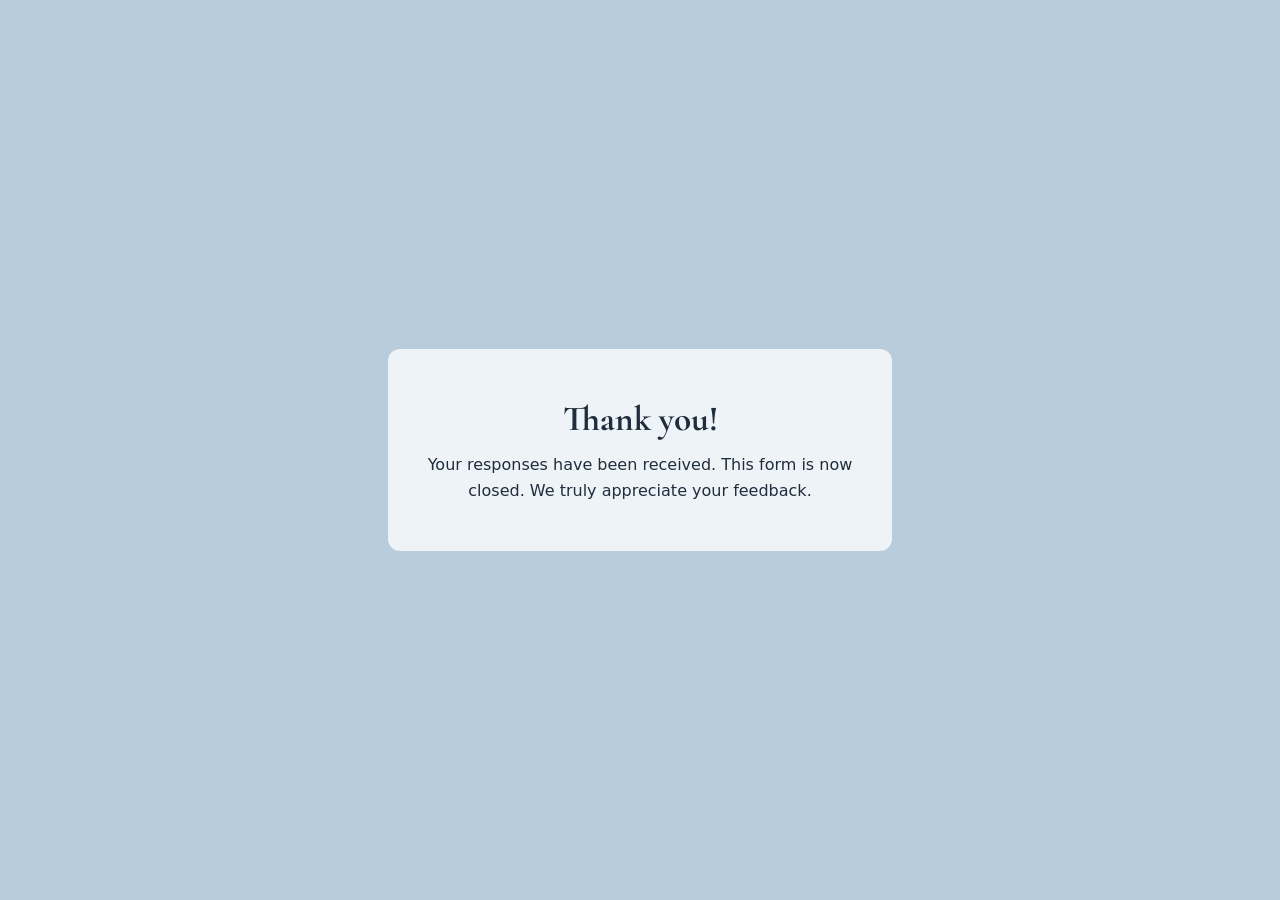
<file: serenity-wrapup.html>
<!doctype html>
<html lang="en">
<head>
  <meta charset="utf-8">
  <meta name="viewport" content="width=device-width, initial-scale=1">
  <title>Thank You</title>
  <link href="https://fonts.googleapis.com/css2?family=Cormorant+Garamond:wght@500&display=swap" rel="stylesheet">
  <style>
    body { margin:0; min-height:100vh; display:grid; place-items:center;
           background:#b8ccdc; font-family:system-ui, sans-serif; color:#1f2d3d; }
    .card { background:#eef3f7; padding:48px 32px; border-radius:12px;
            max-width:440px; margin:16px; text-align:center; }
    h1 { font-family:'Cormorant Garamond', serif; font-size:2.2rem; margin:0 0 12px; }
    p { line-height:1.6; margin:0; }
  </style>
</head>
<body>
  <div class="card">
    <h1>Thank you!</h1>
    <p>Your responses have been received. This form is now closed. We truly appreciate your feedback.</p>
  </div>
</body>
</html>
</file>
<file: css/style.css>
/* ============================================================
   Elizabeth Machado — Portfolio
   Default theme = the warm cream / dark-green palette from the
   approved mockup. The toggle switches to a deeper, fuller
   dark-green "night" theme (see [data-theme="dark"] block).
   ============================================================ */

:root {
  /* ---- default (light) theme ---- */
  --bg: #f5efc9;              /* page background: nav, hero-adjacent, My Story */
  --text: #1c1c16;            /* main body text on --bg */
  --surface: #16301f;         /* Selected Works section background */
  --surface-2: #0d2015;       /* project-card back face */
  --surface-text: #f5efc9;    /* text/border on the dark-green surfaces */
  --footer-bg: #0b0b09;
  --footer-text: #f8f4d9;
  --border-soft: rgba(0, 0, 0, 0.15);
  --accent: #c9752f;
  --accent-hover: #b3661f;
  --hero-overlay: rgba(20, 15, 10, 0.42);
  --quote-overlay: rgba(30, 26, 14, 0.28);
  --contact-overlay: rgba(10, 14, 10, 0.45);
  --card-bg: rgba(245, 239, 201, 0.95);

  --cream: #f5efc9;   /* fixed cream — same value in both themes, unlike --bg */
  --forest: #16301f;  /* fixed dark green — same value in both themes */
  --baby-blue: #a9c9e3; /* fixed baby blue, sampled from the contact photo's sky */
  --field-bg: #ffffff;
  --field-border: var(--cream);
  --send-bg: var(--baby-blue);
  --send-text: var(--forest);
  --send-border: var(--baby-blue);

  --font-serif: 'Italiana', Georgia, serif;      /* tall/thin display face: headings, nav, buttons */
  --font-sans: 'Noto Serif Condensed', Georgia, serif;   /* body copy: paragraphs, form, notes */
}

[data-theme="dark"] {
  /* ---- dark mode: a fuller, deeper dark-green "night" theme ---- */
  --bg: #0a140d;
  --text: #eee4b8;
  --surface: #050d07;
  --surface-2: #020603;
  --surface-text: #eee4b8;
  --footer-bg: #000000;
  --footer-text: #cfc79a;
  --border-soft: rgba(255, 255, 255, 0.15);
  --accent: #d98a44;
  --accent-hover: #e39a56;
  --hero-overlay: rgba(5, 8, 5, 0.62);
  --quote-overlay: rgba(6, 12, 7, 0.55);
  --contact-overlay: rgba(4, 8, 5, 0.68);
  --card-bg: rgba(15, 25, 16, 0.85);

  --cream: #f5efc9;
  --forest: #16301f;
  --baby-blue: #a9c9e3;
  --field-bg: var(--cream);
  --field-border: rgba(0, 0, 0, 0.3);
  --send-bg: var(--baby-blue);
  --send-text: var(--forest);
  --send-border: var(--baby-blue);
}

* { box-sizing: border-box; }

html { scroll-behavior: smooth; }

body {
  margin: 0;
  font-family: var(--font-sans);
  background: var(--bg);
  color: var(--text);
  transition: background-color .3s ease, color .3s ease;
}

h1, h2 {
  font-family: var(--font-serif);
  font-weight: 400;       /* Italiana ships one weight only — avoid browser-faked bold */
  font-synthesis: none;
  margin: 0;
}

a { color: inherit; text-decoration: none; }

img { max-width: 100%; display: block; }

/* ---------------- Nav ---------------- */

.site-nav {
  position: sticky;
  top: 0;
  z-index: 50;
  display: flex;
  align-items: center;
  justify-content: space-between;
  padding: 18px 48px;
  background: var(--bg);
  border-bottom: 1px solid var(--border-soft);
  transition: background-color .3s ease;
}

.logo {
  width: 58px;
  height: 58px;
  display: block;
  flex-shrink: 0;
  perspective: 800px;
}

.logo-flip {
  display: block;
  position: relative;
  width: 100%;
  height: 100%;
  border-radius: 50%;
  transform-style: preserve-3d;
  transition: transform .6s cubic-bezier(.4,.2,.2,1);
}

/* the theme toggle flips the logo — same rotateY mechanic as the project cards */
[data-theme="dark"] .logo-flip {
  transform: rotateY(180deg);
}

.logo-face {
  display: block;
  position: absolute;
  inset: 0;
  border-radius: 50%;
  overflow: hidden;
  backface-visibility: hidden;
}

.logo-face--back {
  transform: rotateY(180deg);
}

.logo-img {
  width: 100%;
  height: 100%;
  object-fit: cover;
}

.nav-links {
  display: flex;
  gap: 40px;
  font-family: var(--font-serif);
  font-size: 21px;
}

.theme-toggle {
  width: 34px;
  height: 34px;
  border-radius: 50%;
  border: 1px solid var(--border-soft);
  background: transparent;
  color: var(--text);
  display: flex;
  align-items: center;
  justify-content: center;
  cursor: pointer;
  position: relative;
  transition: transform .5s ease;
}
.theme-toggle .icon-moon { display: none; }
[data-theme="dark"] .theme-toggle .icon-sun { display: none; }
[data-theme="dark"] .theme-toggle .icon-moon { display: flex; }
.theme-toggle:hover { transform: rotate(20deg); }

/* ---------------- Hero ---------------- */

.hero {
  position: relative;
  min-height: 76vh;
  background-size: cover;
  background-position: center 30%;
  display: flex;
  align-items: center;
  padding: 0 64px;
  color: #fdfbf0;
}

.hero-overlay {
  position: absolute;
  inset: 0;
  background: var(--hero-overlay);
}

.hero-content { position: relative; max-width: 640px; }

.hero-kicker {
  font-family: var(--font-serif);
  font-style: italic;
  font-size: 24px;
  margin: 0 0 4px;
}

.hero-name {
  font-size: clamp(38px, 5vw, 56px);
  line-height: 1.15;
  margin-bottom: 14px;
}

.cursive-svg {
  display: inline-block;
  height: 2.6em;
  width: auto;
  vertical-align: -1.32em;
  margin: 0 0.01em 0 -0.02em;
  position: relative;
  overflow: hidden;
}

.cursive-svg-reveal {
  display: block;
  width: 100%;
  height: 100%;
  -webkit-mask-image: linear-gradient(105deg, #000 0%, #000 50%, transparent 50%, transparent 100%);
  mask-image: linear-gradient(105deg, #000 0%, #000 50%, transparent 50%, transparent 100%);
  -webkit-mask-size: 320% 100%;
  mask-size: 320% 100%;
  -webkit-mask-position: 100% 0;
  mask-position: 100% 0;
  animation: draw-liz 3.6s ease-in-out .5s forwards;
}

.cursive-svg svg {
  display: block;
  height: 100%;
  width: auto;
  overflow: visible;
}

.cursive-svg path {
  fill: currentColor;
}

@keyframes draw-liz {
  to { -webkit-mask-position: 0% 0; mask-position: 0% 0; }
}

.pen-tip {
  position: absolute;
  top: 50%;
  left: -60%;
  width: 0.32em;
  height: 0.32em;
  margin: -0.16em 0 0 -0.16em;
  border-radius: 50%;
  background: currentColor;
  box-shadow: 0 0 6px 1px rgba(0,0,0,0.35);
  animation: pen-tip-move 3.6s ease-in-out .5s forwards;
}

@keyframes pen-tip-move {
  from { left: -60%; }
  to { left: 160%; }
}

@media (prefers-reduced-motion: reduce) {
  .cursive-svg-reveal { animation: none; -webkit-mask-image: none; mask-image: none; }
  .pen-tip { display: none; }
}

.visually-hidden {
  position: absolute;
  width: 1px;
  height: 1px;
  padding: 0;
  margin: -1px;
  overflow: hidden;
  clip: rect(0, 0, 0, 0);
  white-space: nowrap;
  border: 0;
}

.hero-tagline {
  font-size: 15px;
  letter-spacing: 0.06em;
  font-weight: 600;
  margin: 0 0 32px;
}

.btn {
  display: inline-block;
  font-family: var(--font-serif);
  font-size: 15px;
  padding: 14px 30px;
  border-radius: 999px;
  cursor: pointer;
  border: none;
}

.btn-pill {
  background: #14110c;
  color: #fdfbf0;
}
.btn-pill:hover { background: #262019; }

/* ---------------- My Story ---------------- */

.story {
  scroll-margin-top: 100px;   /* keeps the sticky nav from covering the heading on anchor-jump */
  padding: 150px 64px 100px;  /* extra top room so it doesn't feel cramped right under the nav */
  max-width: 1100px;
  margin: 0 auto;
  display: grid;
  grid-template-columns: minmax(0, 0.9fr) minmax(0, 1.4fr);
  gap: 60px;
  align-items: start;
}

.story h2 { font-size: 42px; }

.story p {
  font-size: 15.5px;
  line-height: 1.75;
  margin: 0;
}

/* ---------------- Quote banner ---------------- */

.quote-banner {
  position: relative;
  min-height: 40vh;
  background-size: cover;
  background-position: center 38%;
  display: flex;
  align-items: center;
  justify-content: center;
  padding: 40px;
}

.quote-overlay { position: absolute; inset: 0; background: var(--quote-overlay); }

.quote-banner p {
  position: relative;
  font-family: var(--font-serif);
  font-style: italic;
  font-size: clamp(28px, 4.4vw, 44px);
  color: var(--cream);
  text-align: center;
  max-width: 800px;
  text-shadow: 0 2px 20px rgba(0,0,0,0.55);
}

/* ---------------- Selected Works ---------------- */

.works {
  scroll-margin-top: 100px;
  background: var(--surface);
  color: var(--surface-text);
  padding: 90px 48px;
  text-align: center;
  transition: background-color .3s ease;
}

.works h2 { font-size: 42px; margin-bottom: 50px; }

.project-grid {
  display: flex;
  flex-wrap: wrap;
  justify-content: center;
  gap: 44px;
  perspective: 1200px;
}

.project-card {
  width: 190px;
  height: 190px;
  display: block;
}

.project-flip {
  display: block;
  position: relative;
  width: 100%;
  height: 100%;
  border-radius: 50%;
  transform-style: preserve-3d;
  transition: transform .6s cubic-bezier(.4,.2,.2,1);
  box-shadow: 0 12px 30px rgba(0,0,0,0.35);
}

.project-card:hover .project-flip,
.project-card:focus-visible .project-flip,
.project-card.is-flipped .project-flip {
  transform: rotateY(180deg);
}
/* Cards with no link yet: clicking flips them back to the front instead of
   jumping to the top. Stays closed until the pointer/focus leaves the card. */
.project-card.is-closed .project-flip {
  transform: rotateY(0deg);
}

.project-face {
  display: block;
  position: absolute;
  inset: 0;
  border-radius: 50%;
  backface-visibility: hidden;
  display: flex;
  align-items: center;
  justify-content: center;
  overflow: hidden;
  border: 3px solid var(--surface-text);
}

.project-face--front img {
  width: 100%;
  height: 100%;
  object-fit: cover;
}

/* DINO_CODE uses a transparent logo badge rather than a cropped photo —
   show it whole (contain) on a solid backing instead of cover-cropping it */
.project-face--badge {
  background: var(--surface-2);
}

.project-face--badge img {
  width: 78%;
  height: 78%;
  object-fit: contain;
}

/* TrailPaceTracker uses a wide terminal-title screenshot — a true black
   backing matches the terminal itself instead of the dark green surface */
.project-face--badge-dark {
  background: #0a0a0a;
}

.project-face--badge-purple {
  background: #261630;
}

/* this crop is a wide, short strip (a terminal title bar) — give it a much
   larger bounding box than the default badge so the text reads as big as
   the aspect ratio allows, instead of shrinking to fit a squarer 78% box */
.project-face--badge-wide img {
  width: 96%;
  height: 96%;
}


.project-face--badge-large img {
  width: 99%;
  height: 99%;
}

/* Harborlight Digital ships two logo lockups, matched to the site's own
   light/dark backing colors — swap which one shows with the theme toggle */
.theme-img--dark {
  display: none;
}

[data-theme="dark"] .project-face--front .theme-img--light {
  display: none;
}

[data-theme="dark"] .project-face--front .theme-img--dark {
  display: block;
}

.project-face--back {
  background: var(--surface-2);
  color: var(--surface-text);
  transform: rotateY(180deg);
  font-family: var(--font-serif);
  font-size: 17px;
  padding: 10px;
  text-align: center;
  flex-direction: column;
  gap: 6px;
}

.project-face-note {
  font-family: var(--font-sans);
  font-style: italic;
  font-size: 11px;
  opacity: 0.7;
  letter-spacing: 0.04em;
}

/* TrailPaceTracker's title + note run longer than the other cards' —
   size them down a touch and nudge the block down so it sits centered
   in the circle instead of crowding the curved top edge */
.project-face--back-tight {
  font-size: 14.5px;
  padding: 20px 14px 10px;
  gap: 4px;
}

.project-face--back-tight .project-face-note {
  font-size: 10px;
}

.works-note {
  margin-top: 44px;
  font-size: 12.5px;
  opacity: 0.65;
  font-style: italic;
}

/* ---------------- Contact ---------------- */

.contact {
  scroll-margin-top: 100px;
  position: relative;
  background-size: cover;
  background-position: center;
  padding: 90px 64px;
  min-height: 60vh;
  display: flex;
  align-items: center;
}

.contact-overlay { position: absolute; inset: 0; background: var(--contact-overlay); }

.contact-inner {
  position: relative;
  width: 100%;
  display: grid;
  grid-template-columns: minmax(0, 380px) 1fr;
  gap: 60px;
  align-items: center;
}

.contact-form {
  background: var(--card-bg);
  color: var(--text);
  border-radius: 6px;
  padding: 28px;
  display: flex;
  flex-direction: column;
  gap: 4px;
}

.contact-form label {
  font-size: 12px;
  margin-top: 12px;
  margin-bottom: 4px;
}

.contact-form input,
.contact-form textarea {
  font-family: var(--font-sans);
  font-size: 14px;
  padding: 9px 10px;
  border: 1px solid var(--field-border);
  border-radius: 3px;
  background: var(--field-bg);
  transition: background-color .3s ease, border-color .3s ease;
}

.btn-send {
  margin-top: 18px;
  background: var(--send-bg);
  color: var(--send-text);
  border: 1px solid var(--send-border);
  font-family: var(--font-sans);
  font-weight: 600;
  letter-spacing: 0.03em;
  transition: background-color .3s ease, color .3s ease, border-color .3s ease;
}
.btn-send:hover { opacity: 0.85; }

.contact-heading h2 {
  font-size: clamp(34px, 5vw, 52px);
  color: #fdfbf0;
  margin-bottom: 18px;
}

.social-links {
  display: flex;
  gap: 24px;
  font-family: var(--font-serif);
  font-size: 16px;
  color: #fdfbf0;
}
.social-links a { border-bottom: 1px solid rgba(253,251,240,0.5); }
.social-links a:hover { border-color: #fdfbf0; }

/* ---------------- Footer ---------------- */

.site-footer {
  background: var(--footer-bg);
  color: var(--footer-text);
  text-align: center;
  padding: 26px;
  font-size: 12.5px;
}

/* ---------------- Responsive (mobile) ---------------- */

@media (max-width: 860px) {
  .site-nav { padding: 12px 16px; }
  .logo { width: 46px; height: 46px; }
  .nav-links { gap: 16px; font-size: 13.5px; }
  .theme-toggle { width: 38px; height: 38px; }

  .hero { padding: 0 24px; min-height: 58vh; }

  .story {
    grid-template-columns: 1fr;
    padding: 60px 24px;
    gap: 20px;
  }

  .works { padding: 60px 20px; }
  .project-grid { gap: 26px; }
  .project-card { width: 140px; height: 140px; }
  /* on touch devices there's no hover, so cards flip on first tap via JS
     (adds .is-flipped) and open on a second tap of the same card */
  .works-note { margin-top: 36px; }

  .contact { padding: 60px 24px; }
  .contact-inner { grid-template-columns: 1fr; gap: 36px; }
  .contact-heading { order: 1; }
  .contact-form { order: 2; }
}

@media (max-width: 400px) {
  .site-nav { padding: 10px 12px; }
  .logo { width: 40px; height: 40px; }
  .nav-links { gap: 10px; font-size: 12px; }
}
</file>
